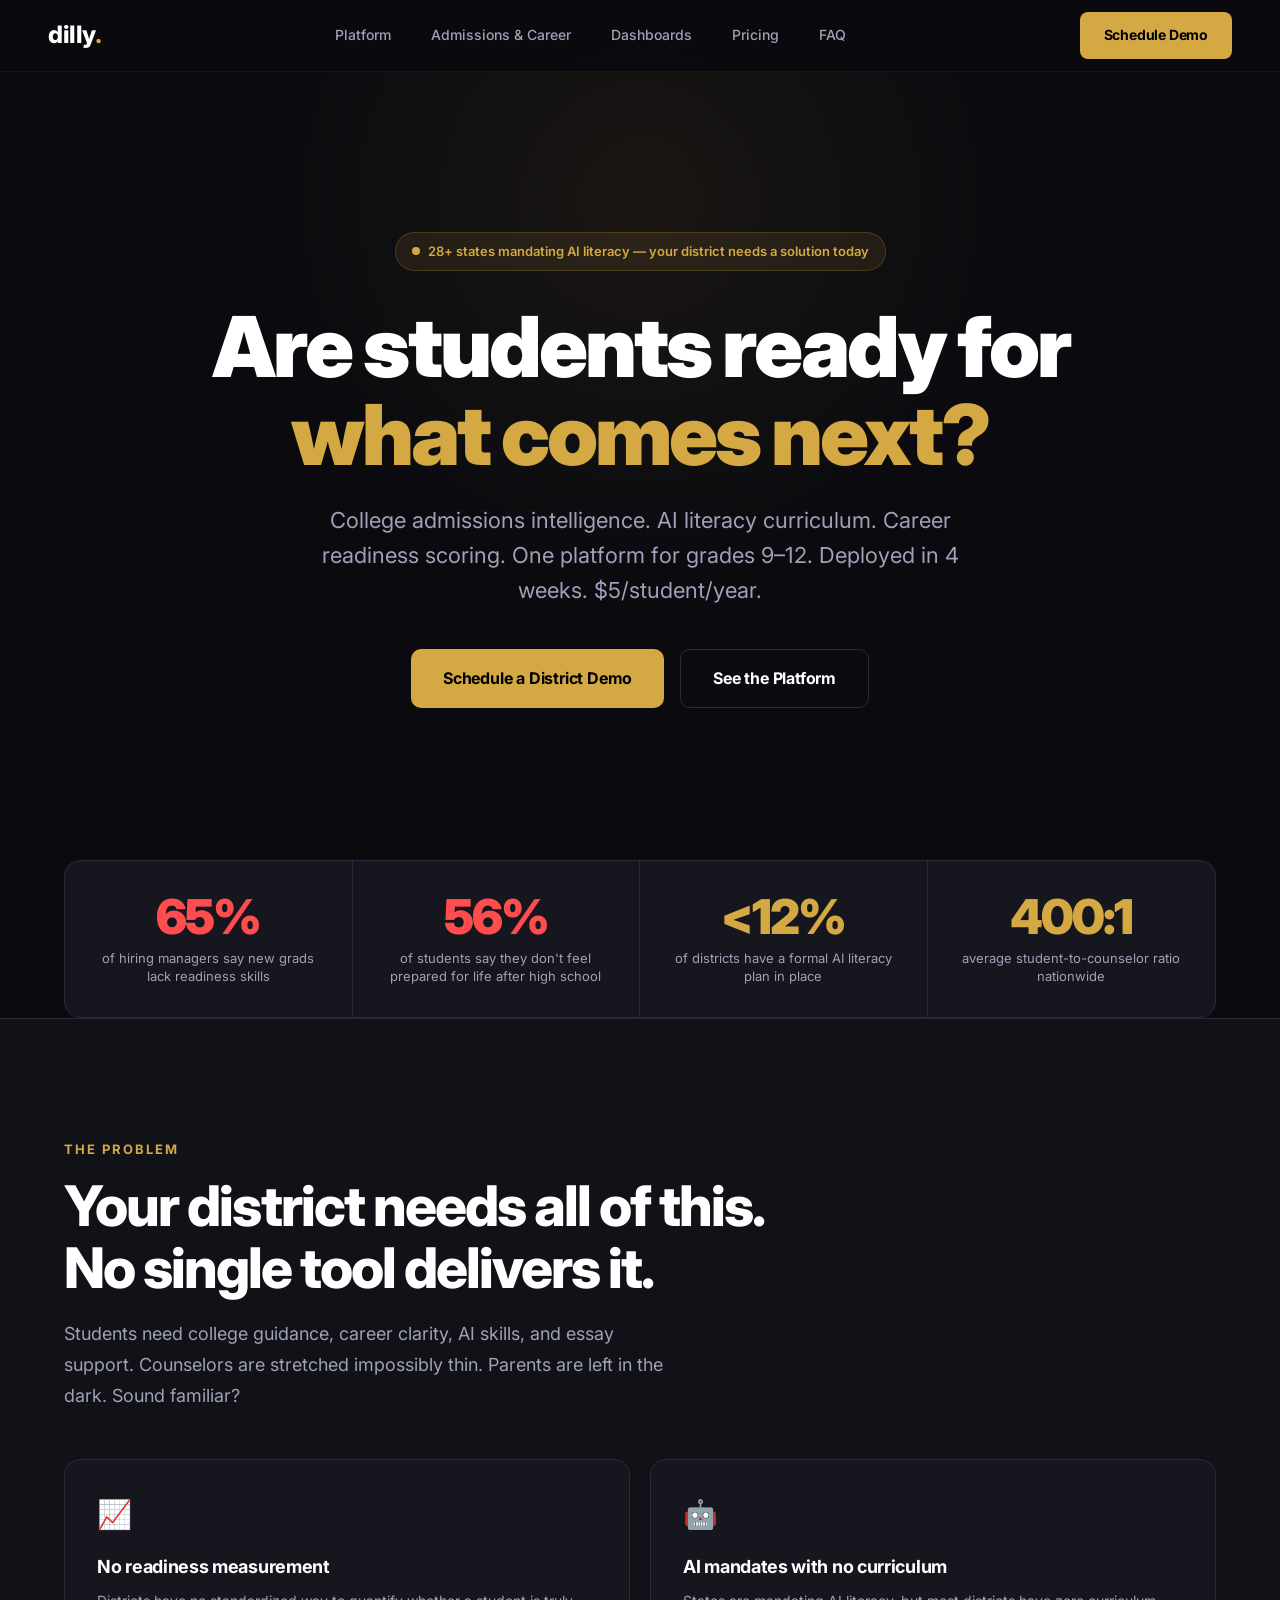
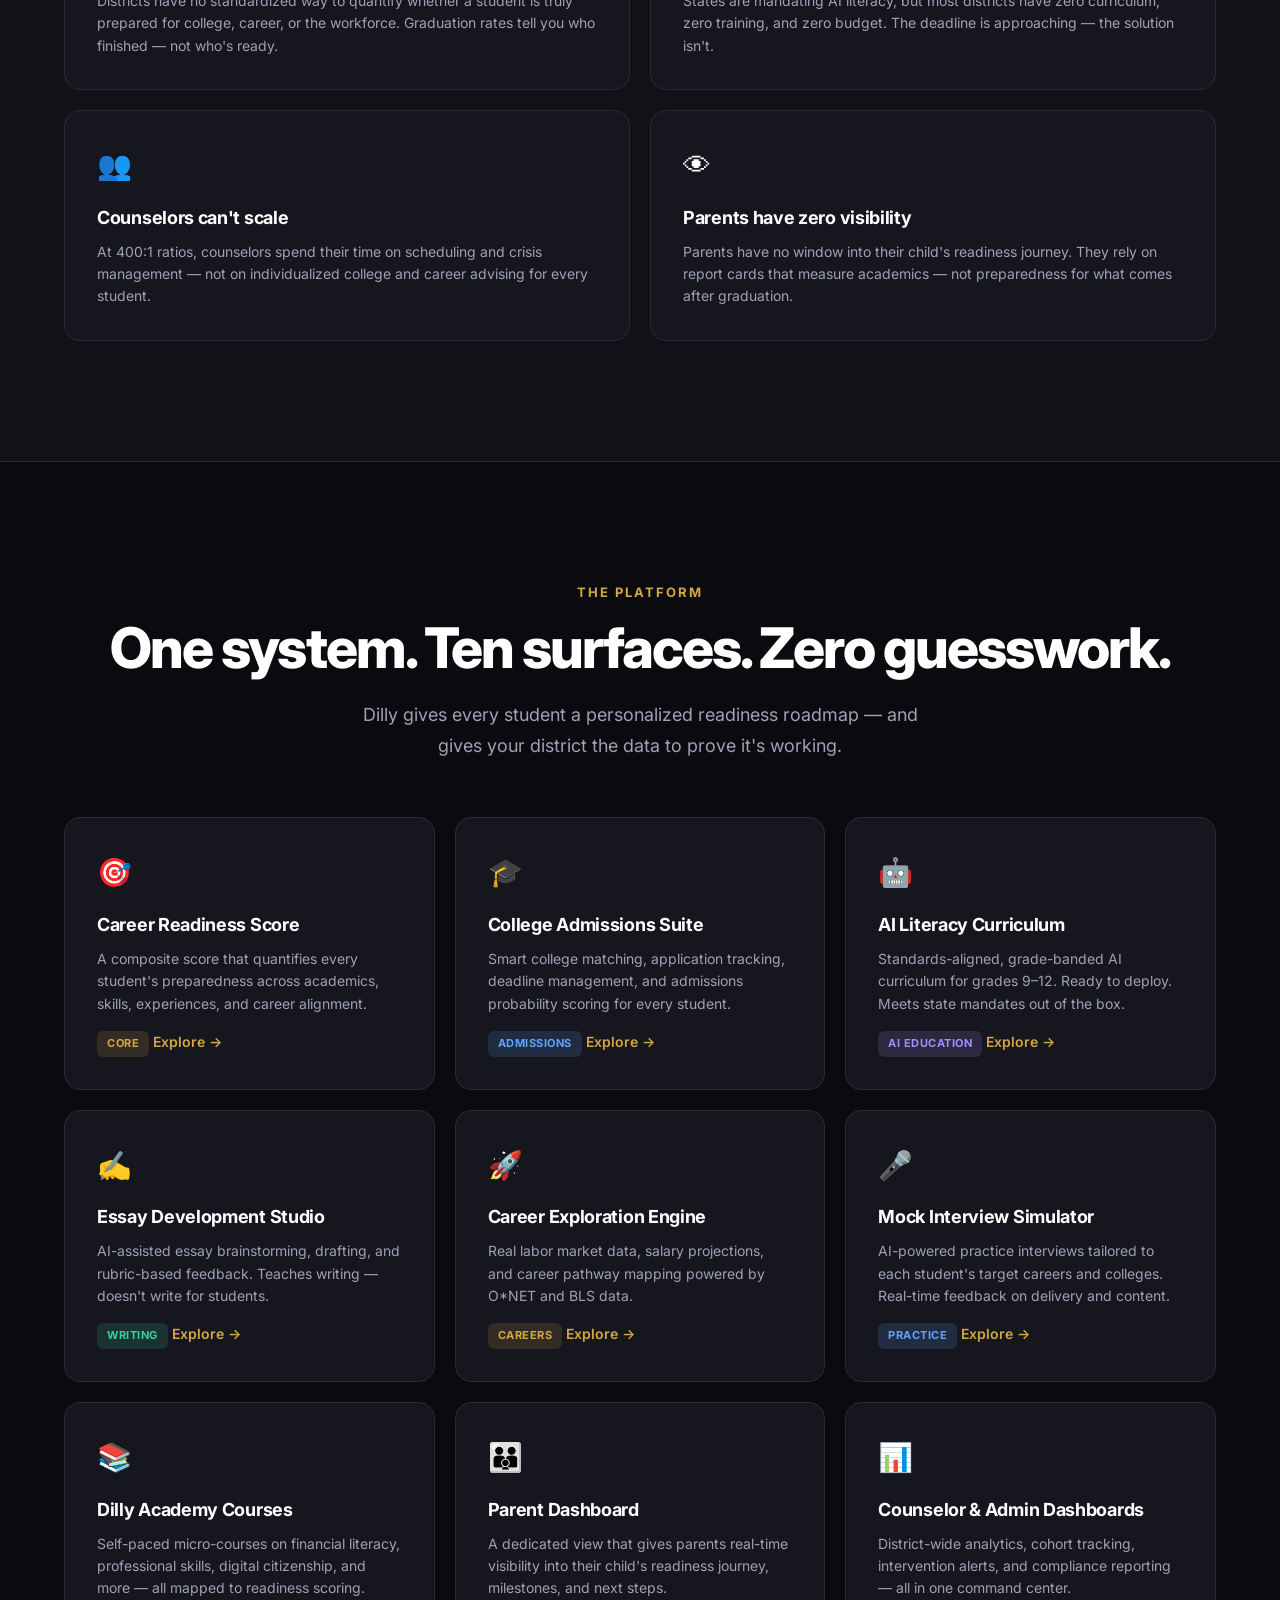
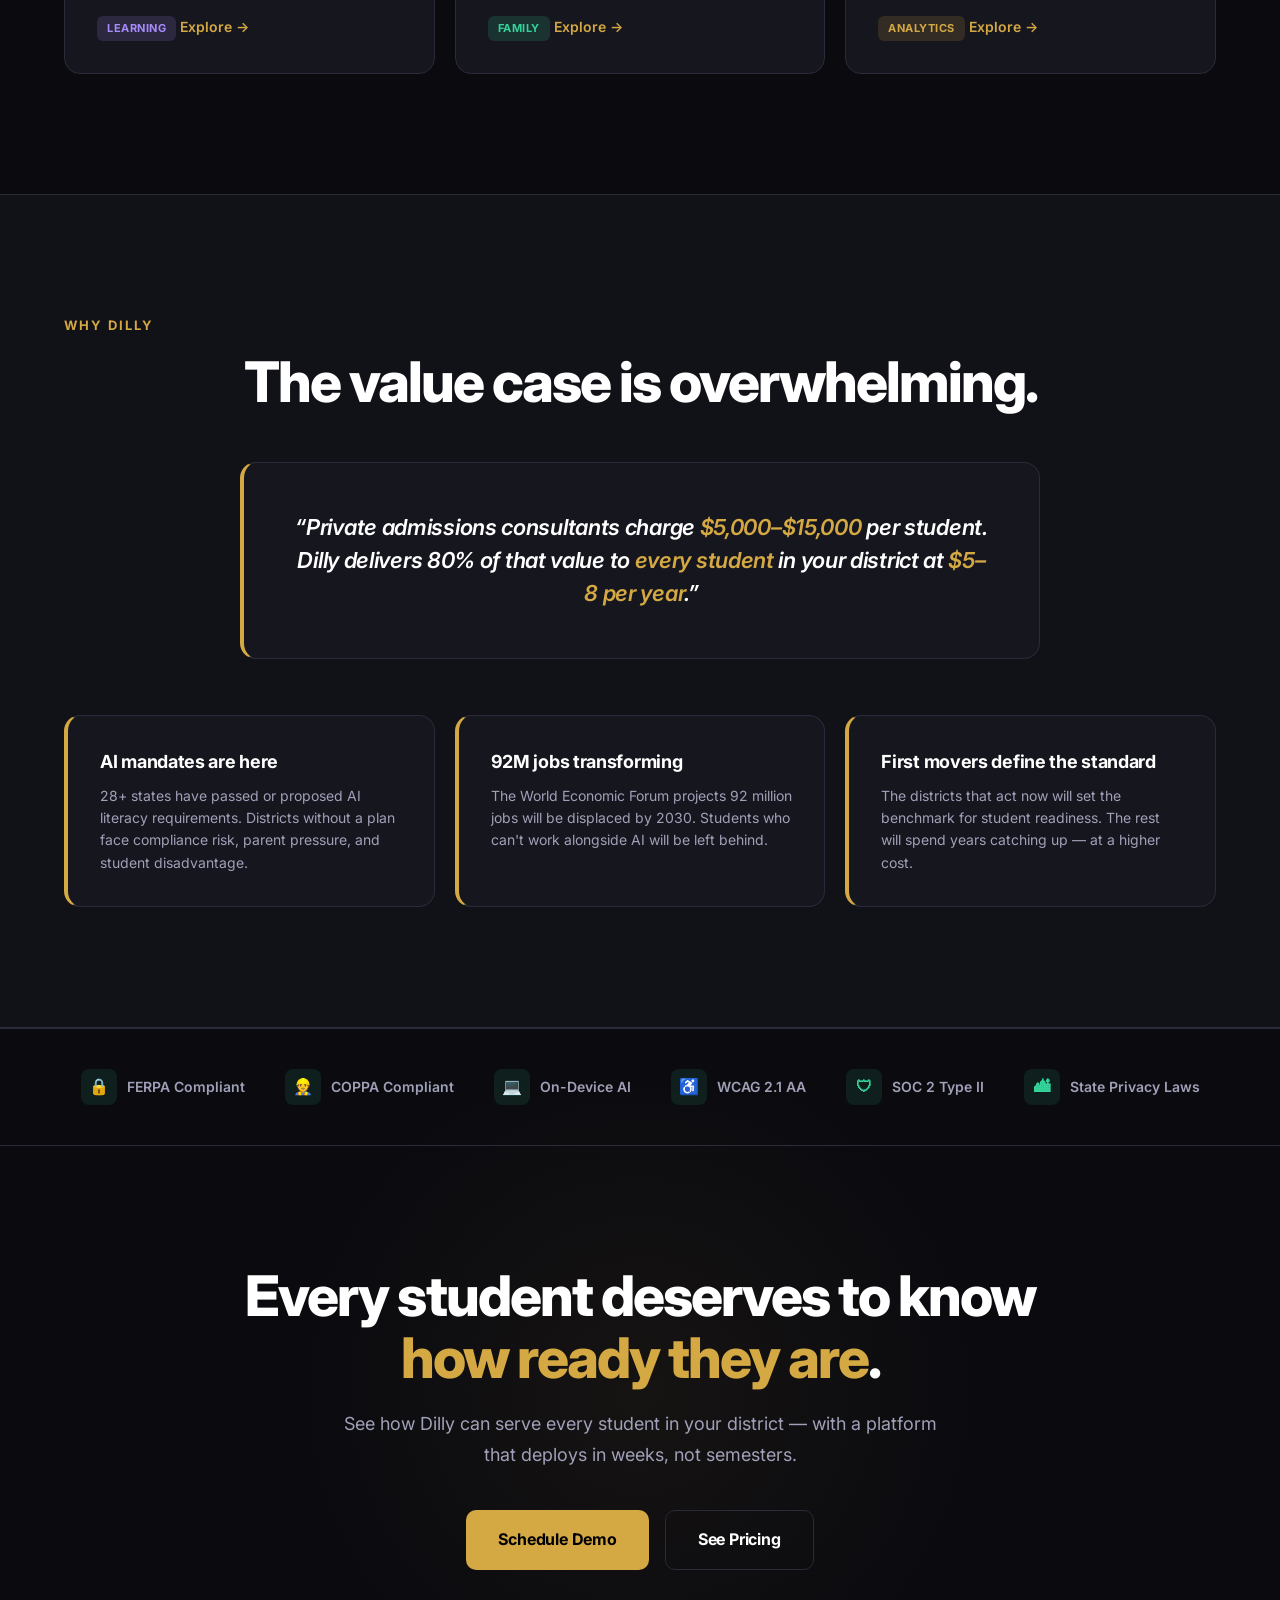
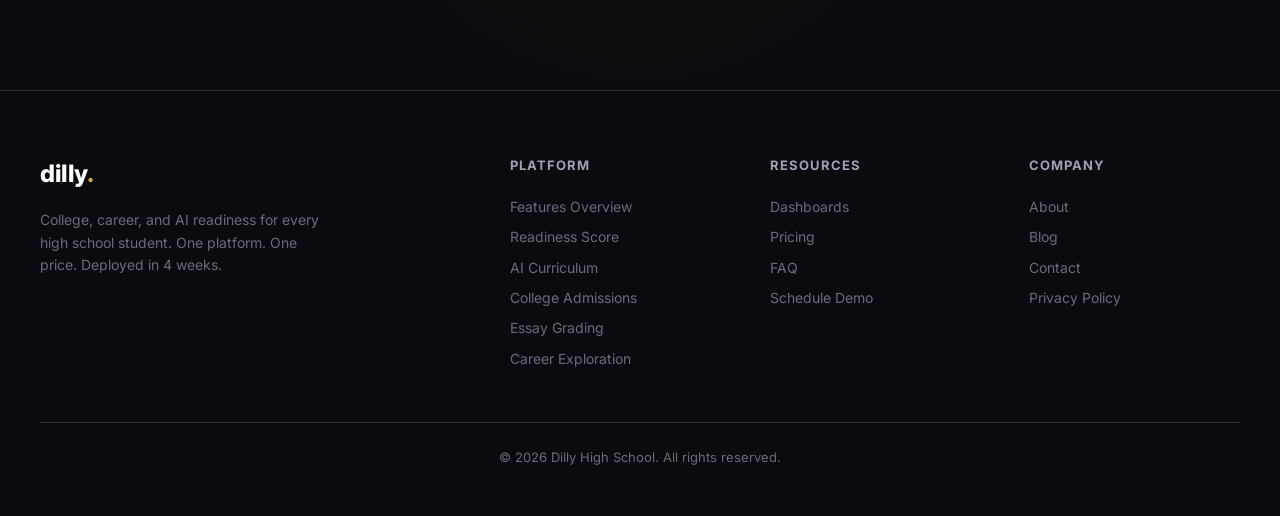
<file: index.html>
<!DOCTYPE html>
<html lang="en">
<head>
    <meta charset="UTF-8">
    <meta name="viewport" content="width=device-width, initial-scale=1.0">
    <title>Dilly High School — College, Career & AI Readiness for Every Student</title>
    <meta name="description" content="College admissions intelligence. AI literacy curriculum. Career readiness scoring. One platform for grades 9-12. Deployed in 4 weeks. $5/student/year.">
    <link rel="preconnect" href="https://fonts.googleapis.com">
    <link rel="preconnect" href="https://fonts.gstatic.com" crossorigin>
    <link href="https://fonts.googleapis.com/css2?family=Inter:wght@400;500;600;700;800;900&display=swap" rel="stylesheet">
    <link rel="stylesheet" href="styles.css">
</head>
<body>

<!-- ===== NAVBAR ===== -->
<nav class="navbar">
    <a href="index.html" class="nav-logo">dilly<span>.</span></a>
    <div class="nav-menu">
        <div class="nav-item">
            Platform
            <div class="nav-dropdown">
                <a href="features.html">
                    <span class="dd-label">Features Overview</span>
                    <span class="dd-desc">Everything Dilly does in one view</span>
                </a>
                <a href="readiness-score.html">
                    <span class="dd-label">Readiness Score</span>
                    <span class="dd-desc">Quantify every student's preparedness</span>
                </a>
                <a href="ai-curriculum.html">
                    <span class="dd-label">AI Curriculum</span>
                    <span class="dd-desc">Standards-aligned AI literacy for 9-12</span>
                </a>
            </div>
        </div>
        <div class="nav-item">
            Admissions &amp; Career
            <div class="nav-dropdown">
                <a href="college-admissions.html">
                    <span class="dd-label">College Admissions</span>
                    <span class="dd-desc">Data-driven college matching &amp; planning</span>
                </a>
                <a href="essay-grading.html">
                    <span class="dd-label">Essay Grading</span>
                    <span class="dd-desc">AI-assisted essay development &amp; feedback</span>
                </a>
                <a href="career-exploration.html">
                    <span class="dd-label">Career Exploration</span>
                    <span class="dd-desc">Labor market intelligence for students</span>
                </a>
            </div>
        </div>
        <div class="nav-item">
            Dashboards
            <div class="nav-dropdown">
                <a href="dashboards.html">
                    <span class="dd-label">All Dashboards</span>
                    <span class="dd-desc">Student, parent, counselor &amp; admin views</span>
                </a>
            </div>
        </div>
        <a href="pricing.html" class="nav-item">Pricing</a>
        <a href="faq.html" class="nav-item">FAQ</a>
    </div>
    <div class="nav-right">
        <a href="demo.html" class="btn btn-primary">Schedule Demo</a>
    </div>
    <button class="mobile-toggle" aria-label="Toggle menu">&#9776;</button>
</nav>

<!-- ===== HERO ===== -->
<section class="hero">
    <div class="hero-badge">
        <span class="pulse"></span>
        28+ states mandating AI literacy &mdash; your district needs a solution today
    </div>
    <h1>Are students ready for<span class="gold"> what comes next?</span></h1>
    <p class="hero-sub">
        College admissions intelligence. AI literacy curriculum. Career readiness scoring. One platform for grades 9&ndash;12. Deployed in 4 weeks. $5/student/year.
    </p>
    <div class="hero-ctas">
        <a href="demo.html" class="btn btn-primary btn-lg">Schedule a District Demo</a>
        <a href="features.html" class="btn btn-secondary btn-lg">See the Platform</a>
    </div>
</section>

<!-- ===== STAT BAR ===== -->
<div class="container reveal" style="margin-top: -40px; position: relative; z-index: 2;">
    <div class="stat-bar">
        <div class="stat-item">
            <div class="stat-number red" data-count="84" data-suffix="%">0%</div>
            <div class="stat-label">of hiring managers say new grads lack readiness skills</div>
        </div>
        <div class="stat-item">
            <div class="stat-number red" data-count="72" data-suffix="%">0%</div>
            <div class="stat-label">of students say they don't feel prepared for life after high school</div>
        </div>
        <div class="stat-item">
            <div class="stat-number" data-count="15" data-prefix="<" data-suffix="%">0%</div>
            <div class="stat-label">of districts have a formal AI literacy plan in place</div>
        </div>
        <div class="stat-item">
            <div class="stat-number">400:1</div>
            <div class="stat-label">average student-to-counselor ratio nationwide</div>
        </div>
    </div>
</div>

<!-- ===== THE PROBLEM ===== -->
<section class="section section-alt">
    <div class="container">
        <div class="reveal">
            <div class="section-label">The Problem</div>
            <h2 class="section-title">Your district needs all of this.<br>No single tool delivers it.</h2>
            <p class="section-desc">
                Students need college guidance, career clarity, AI skills, and essay support. Counselors are stretched impossibly thin. Parents are left in the dark. Sound familiar?
            </p>
        </div>
        <div class="grid-2 reveal-stagger" style="margin-top: 48px;">
            <div class="card">
                <span class="card-icon">&#128200;</span>
                <h3>No readiness measurement</h3>
                <p>Districts have no standardized way to quantify whether a student is truly prepared for college, career, or the workforce. Graduation rates tell you who finished &mdash; not who's ready.</p>
            </div>
            <div class="card">
                <span class="card-icon">&#129302;</span>
                <h3>AI mandates with no curriculum</h3>
                <p>States are mandating AI literacy, but most districts have zero curriculum, zero training, and zero budget. The deadline is approaching &mdash; the solution isn't.</p>
            </div>
            <div class="card">
                <span class="card-icon">&#128101;</span>
                <h3>Counselors can't scale</h3>
                <p>At 400:1 ratios, counselors spend their time on scheduling and crisis management &mdash; not on individualized college and career advising for every student.</p>
            </div>
            <div class="card">
                <span class="card-icon">&#128065;</span>
                <h3>Parents have zero visibility</h3>
                <p>Parents have no window into their child's readiness journey. They rely on report cards that measure academics &mdash; not preparedness for what comes after graduation.</p>
            </div>
        </div>
    </div>
</section>

<!-- ===== THE PLATFORM ===== -->
<section class="section">
    <div class="container">
        <div class="reveal" style="text-align: center;">
            <div class="section-label">The Platform</div>
            <h2 class="section-title">One system. Ten surfaces. Zero guesswork.</h2>
            <p class="section-desc" style="margin: 0 auto;">
                Dilly gives every student a personalized readiness roadmap &mdash; and gives your district the data to prove it's working.
            </p>
        </div>
        <div class="grid-3 reveal-stagger" style="margin-top: 56px;">

            <!-- Card 1: Career Readiness Score -->
            <div class="card card-topline">
                <span class="card-icon">&#127919;</span>
                <h3>Career Readiness Score</h3>
                <p>A composite score that quantifies every student's preparedness across academics, skills, experiences, and career alignment.</p>
                <span class="badge badge-gold">Core</span>
                <a href="readiness-score.html" class="explore-link">Explore &rarr;</a>
            </div>

            <!-- Card 2: College Admissions Suite -->
            <div class="card card-topline">
                <span class="card-icon">&#127891;</span>
                <h3>College Admissions Suite</h3>
                <p>Smart college matching, application tracking, deadline management, and admissions probability scoring for every student.</p>
                <span class="badge badge-blue">Admissions</span>
                <a href="college-admissions.html" class="explore-link">Explore &rarr;</a>
            </div>

            <!-- Card 3: AI Literacy Curriculum -->
            <div class="card card-topline">
                <span class="card-icon">&#129302;</span>
                <h3>AI Literacy Curriculum</h3>
                <p>Standards-aligned, grade-banded AI curriculum for grades 9&ndash;12. Ready to deploy. Meets state mandates out of the box.</p>
                <span class="badge badge-purple">AI Education</span>
                <a href="ai-curriculum.html" class="explore-link">Explore &rarr;</a>
            </div>

            <!-- Card 4: Essay Development Studio -->
            <div class="card card-topline">
                <span class="card-icon">&#9997;&#65039;</span>
                <h3>Essay Development Studio</h3>
                <p>AI-assisted essay brainstorming, drafting, and rubric-based feedback. Teaches writing &mdash; doesn't write for students.</p>
                <span class="badge badge-green">Writing</span>
                <a href="essay-grading.html" class="explore-link">Explore &rarr;</a>
            </div>

            <!-- Card 5: Career Exploration Engine -->
            <div class="card card-topline">
                <span class="card-icon">&#128640;</span>
                <h3>Career Exploration Engine</h3>
                <p>Real labor market data, salary projections, and career pathway mapping powered by O*NET and BLS data.</p>
                <span class="badge badge-gold">Careers</span>
                <a href="career-exploration.html" class="explore-link">Explore &rarr;</a>
            </div>

            <!-- Card 6: Mock Interview Simulator -->
            <div class="card card-topline">
                <span class="card-icon">&#127908;</span>
                <h3>Mock Interview Simulator</h3>
                <p>AI-powered practice interviews tailored to each student's target careers and colleges. Real-time feedback on delivery and content.</p>
                <span class="badge badge-blue">Practice</span>
                <a href="features.html" class="explore-link">Explore &rarr;</a>
            </div>

            <!-- Card 7: Dilly Academy Courses -->
            <div class="card card-topline">
                <span class="card-icon">&#128218;</span>
                <h3>Dilly Academy Courses</h3>
                <p>Self-paced micro-courses on financial literacy, professional skills, digital citizenship, and more &mdash; all mapped to readiness scoring.</p>
                <span class="badge badge-purple">Learning</span>
                <a href="features.html" class="explore-link">Explore &rarr;</a>
            </div>

            <!-- Card 8: Parent Dashboard -->
            <div class="card card-topline">
                <span class="card-icon">&#128106;</span>
                <h3>Parent Dashboard</h3>
                <p>A dedicated view that gives parents real-time visibility into their child's readiness journey, milestones, and next steps.</p>
                <span class="badge badge-green">Family</span>
                <a href="dashboards.html" class="explore-link">Explore &rarr;</a>
            </div>

            <!-- Card 9: Counselor & Admin Dashboards -->
            <div class="card card-topline">
                <span class="card-icon">&#128202;</span>
                <h3>Counselor &amp; Admin Dashboards</h3>
                <p>District-wide analytics, cohort tracking, intervention alerts, and compliance reporting &mdash; all in one command center.</p>
                <span class="badge badge-gold">Analytics</span>
                <a href="dashboards.html" class="explore-link">Explore &rarr;</a>
            </div>

        </div>
    </div>
</section>

<!-- ===== WHY DILLY ===== -->
<section class="section section-alt">
    <div class="container">
        <div class="reveal">
            <div class="section-label">Why Dilly</div>
            <h2 class="section-title" style="text-align: center;">The value case is overwhelming.</h2>
        </div>
        <div class="quote-block reveal" style="margin-top: 48px;">
            <p>&ldquo;Private admissions consultants charge <span class="quote-gold">$5,000&ndash;$15,000</span> per student. Dilly delivers 80% of that value to <span class="quote-gold">every student</span> in your district at <span class="quote-gold">$5&ndash;8 per year</span>.&rdquo;</p>
        </div>
        <div class="grid-3 reveal-stagger" style="margin-top: 56px;">
            <div class="card" style="border-left: 4px solid var(--gold);">
                <h3>AI mandates are here</h3>
                <p>28+ states have passed or proposed AI literacy requirements. Districts without a plan face compliance risk, parent pressure, and student disadvantage.</p>
            </div>
            <div class="card" style="border-left: 4px solid var(--gold);">
                <h3>92M jobs transforming</h3>
                <p>The World Economic Forum projects 92 million jobs will be displaced by 2030. Students who can't work alongside AI will be left behind.</p>
            </div>
            <div class="card" style="border-left: 4px solid var(--gold);">
                <h3>First movers define the standard</h3>
                <p>The districts that act now will set the benchmark for student readiness. The rest will spend years catching up &mdash; at a higher cost.</p>
            </div>
        </div>
    </div>
</section>

<!-- ===== COMPLIANCE STRIP ===== -->
<div class="compliance-strip reveal">
    <div class="compliance-item">
        <div class="compliance-icon">&#128274;</div>
        FERPA Compliant
    </div>
    <div class="compliance-item">
        <div class="compliance-icon">&#128119;</div>
        COPPA Compliant
    </div>
    <div class="compliance-item">
        <div class="compliance-icon">&#128187;</div>
        On-Device AI
    </div>
    <div class="compliance-item">
        <div class="compliance-icon">&#9855;</div>
        WCAG 2.1 AA
    </div>
    <div class="compliance-item">
        <div class="compliance-icon">&#128737;</div>
        SOC 2 Type II
    </div>
    <div class="compliance-item">
        <div class="compliance-icon">&#127961;</div>
        State Privacy Laws
    </div>
</div>

<!-- ===== CTA SECTION ===== -->
<section class="cta-section">
    <div class="container reveal">
        <h2 class="section-title">Every student deserves to know <span class="gold">how ready they are</span>.</h2>
        <p class="section-desc">See how Dilly can serve every student in your district &mdash; with a platform that deploys in weeks, not semesters.</p>
        <div class="hero-ctas" style="justify-content: center;">
            <a href="demo.html" class="btn btn-primary btn-lg">Schedule Demo</a>
            <a href="pricing.html" class="btn btn-secondary btn-lg">See Pricing</a>
        </div>
    </div>
</section>

<!-- ===== FOOTER ===== -->
<footer class="footer">
    <div class="footer-inner">
        <div class="footer-brand">
            <a href="index.html" class="nav-logo">dilly<span>.</span></a>
            <p>College, career, and AI readiness for every high school student. One platform. One price. Deployed in 4 weeks.</p>
        </div>
        <div class="footer-col">
            <h4>Platform</h4>
            <a href="features.html">Features Overview</a>
            <a href="readiness-score.html">Readiness Score</a>
            <a href="ai-curriculum.html">AI Curriculum</a>
            <a href="college-admissions.html">College Admissions</a>
            <a href="essay-grading.html">Essay Grading</a>
            <a href="career-exploration.html">Career Exploration</a>
        </div>
        <div class="footer-col">
            <h4>Resources</h4>
            <a href="dashboards.html">Dashboards</a>
            <a href="pricing.html">Pricing</a>
            <a href="faq.html">FAQ</a>
            <a href="demo.html">Schedule Demo</a>
        </div>
        <div class="footer-col">
            <h4>Company</h4>
            <a href="#">About</a>
            <a href="#">Blog</a>
            <a href="#">Contact</a>
            <a href="#">Privacy Policy</a>
        </div>
    </div>
    <div class="footer-bottom">
        &copy; 2026 Dilly High School. All rights reserved.
    </div>
</footer>

<script src="main.js"></script>
</body>
</html>
</file>
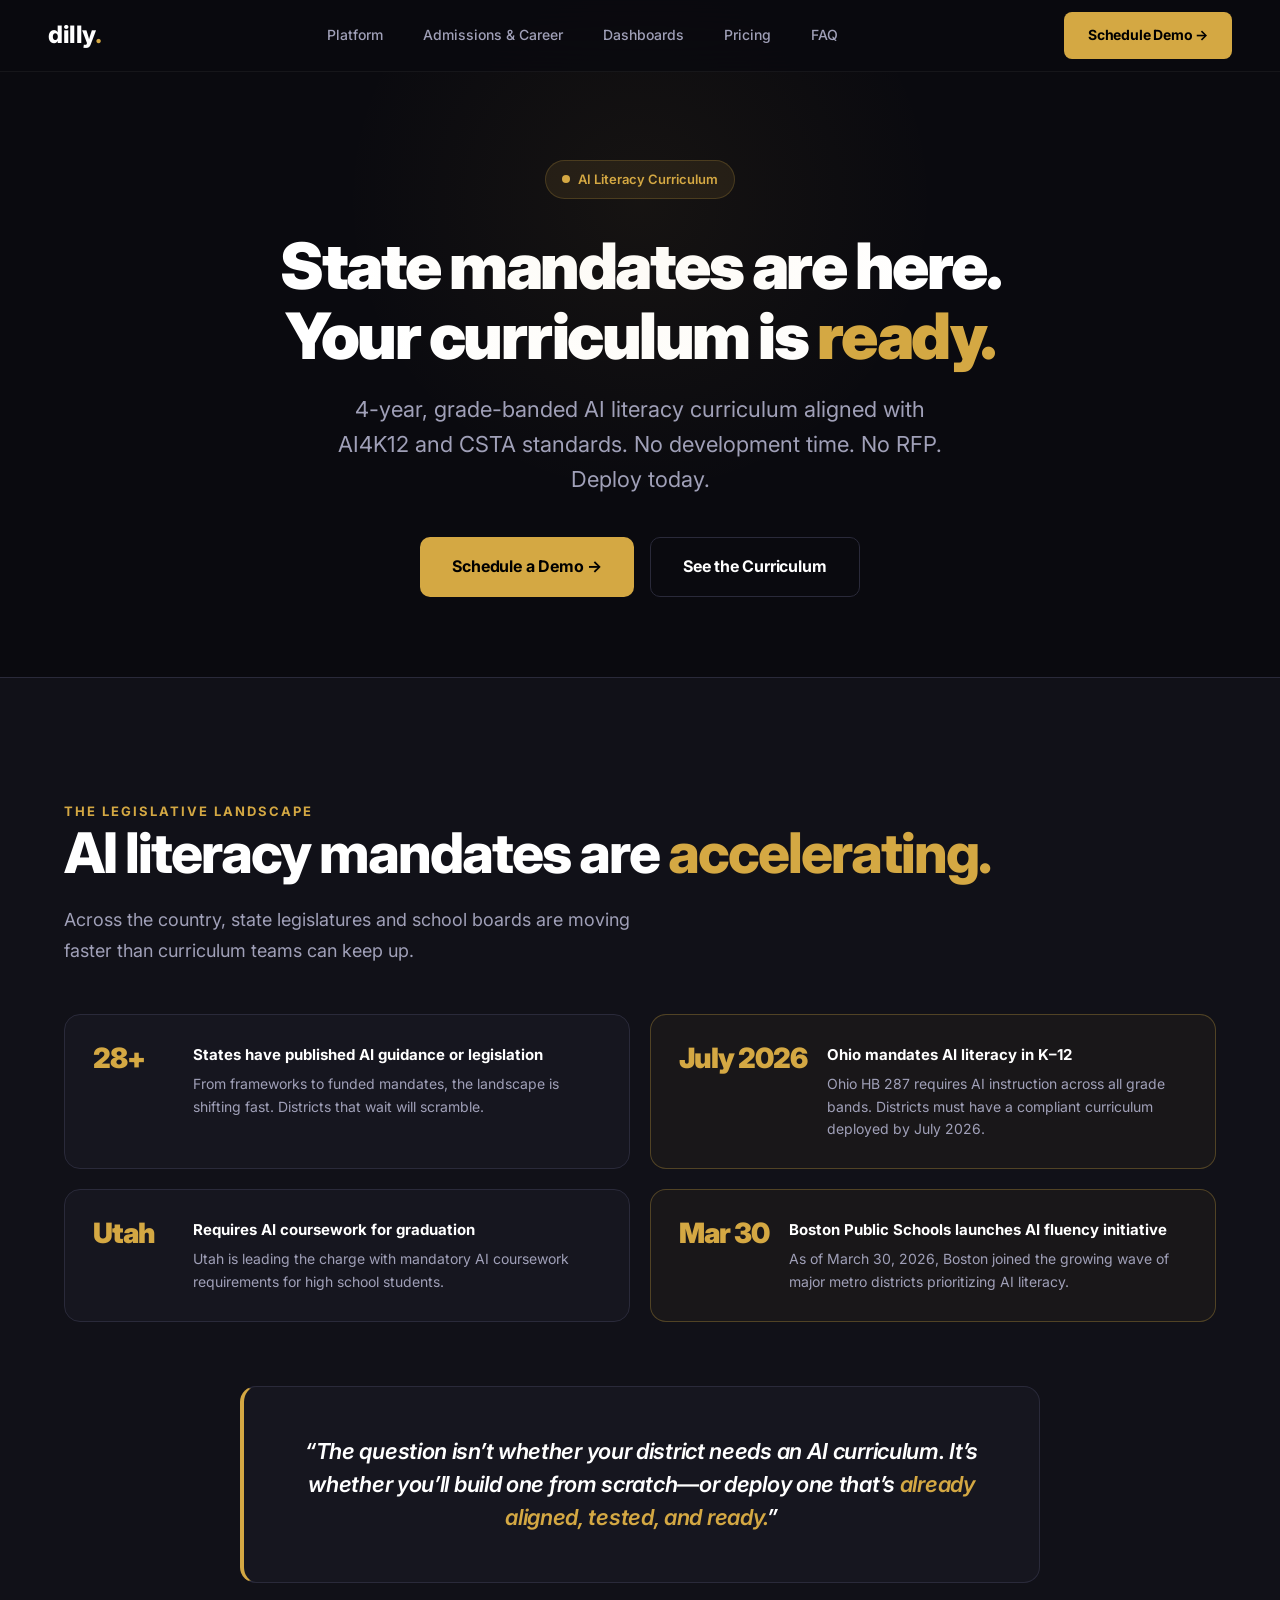
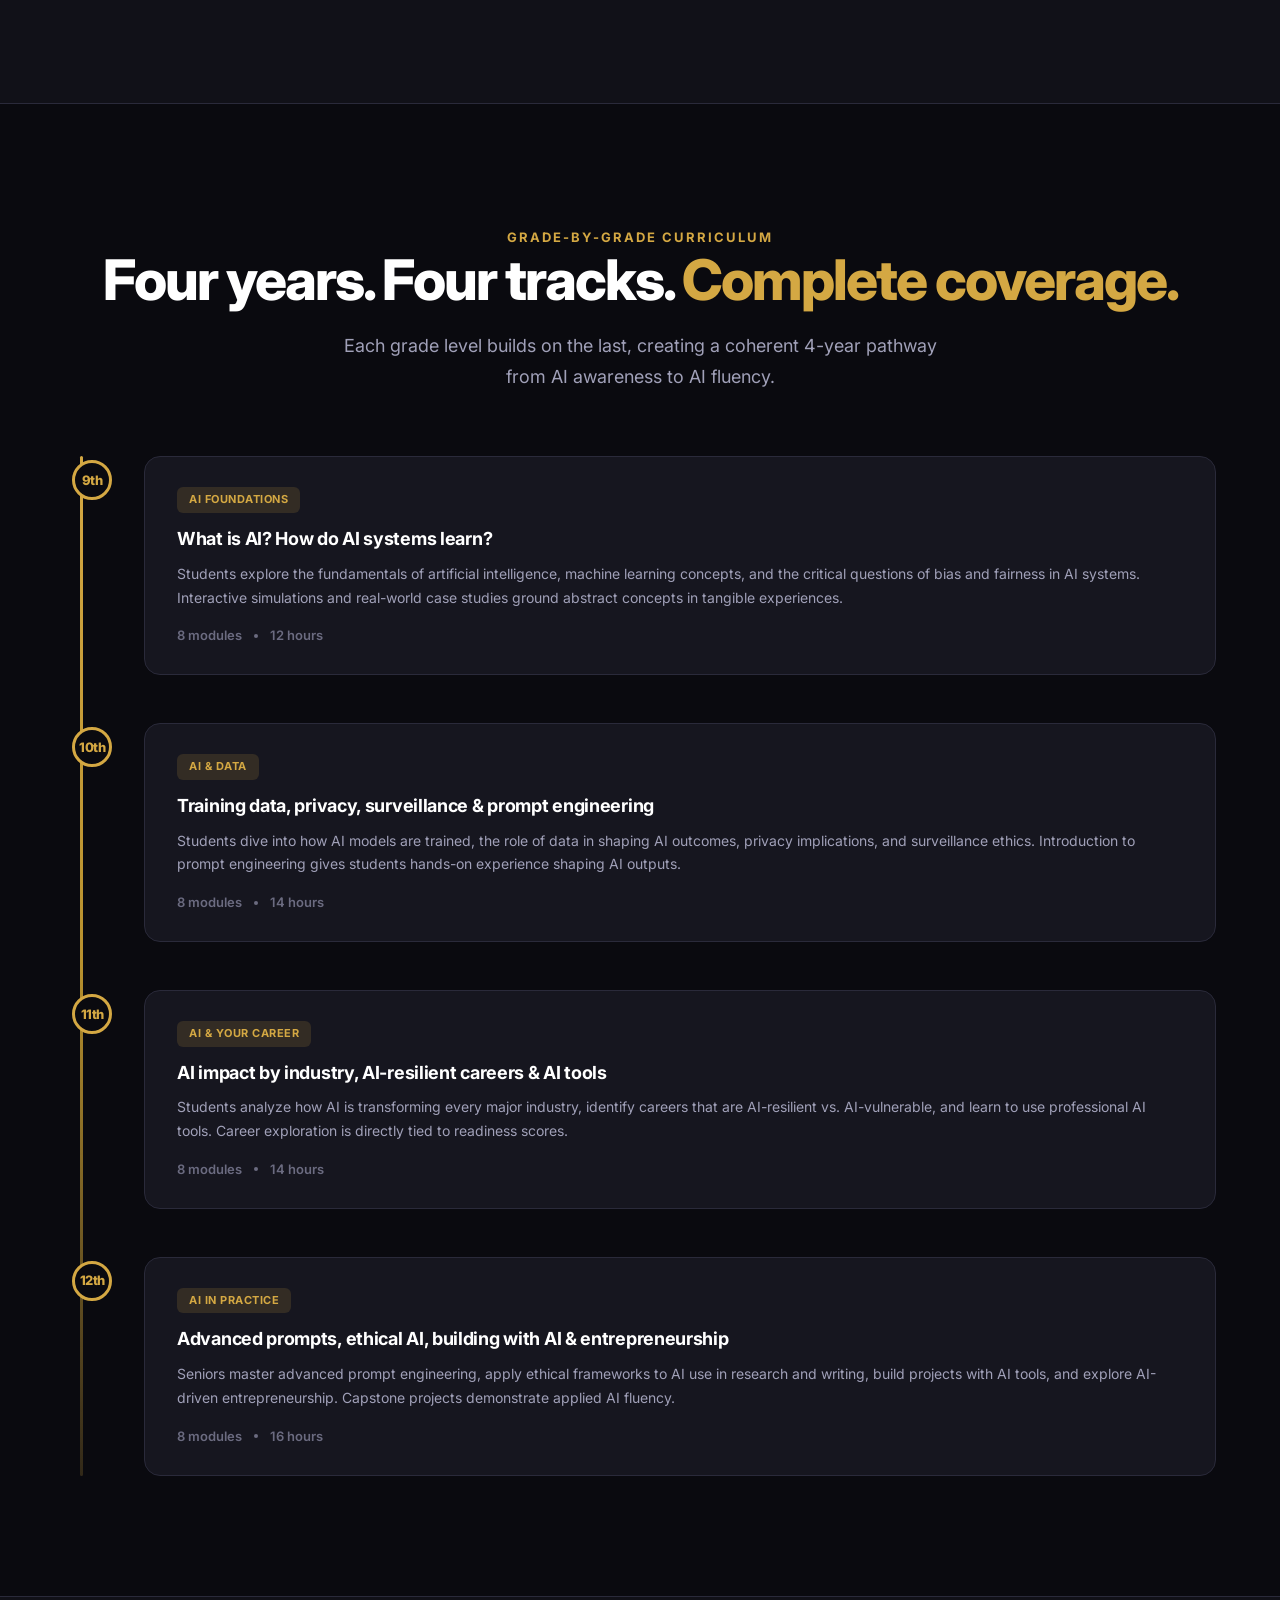
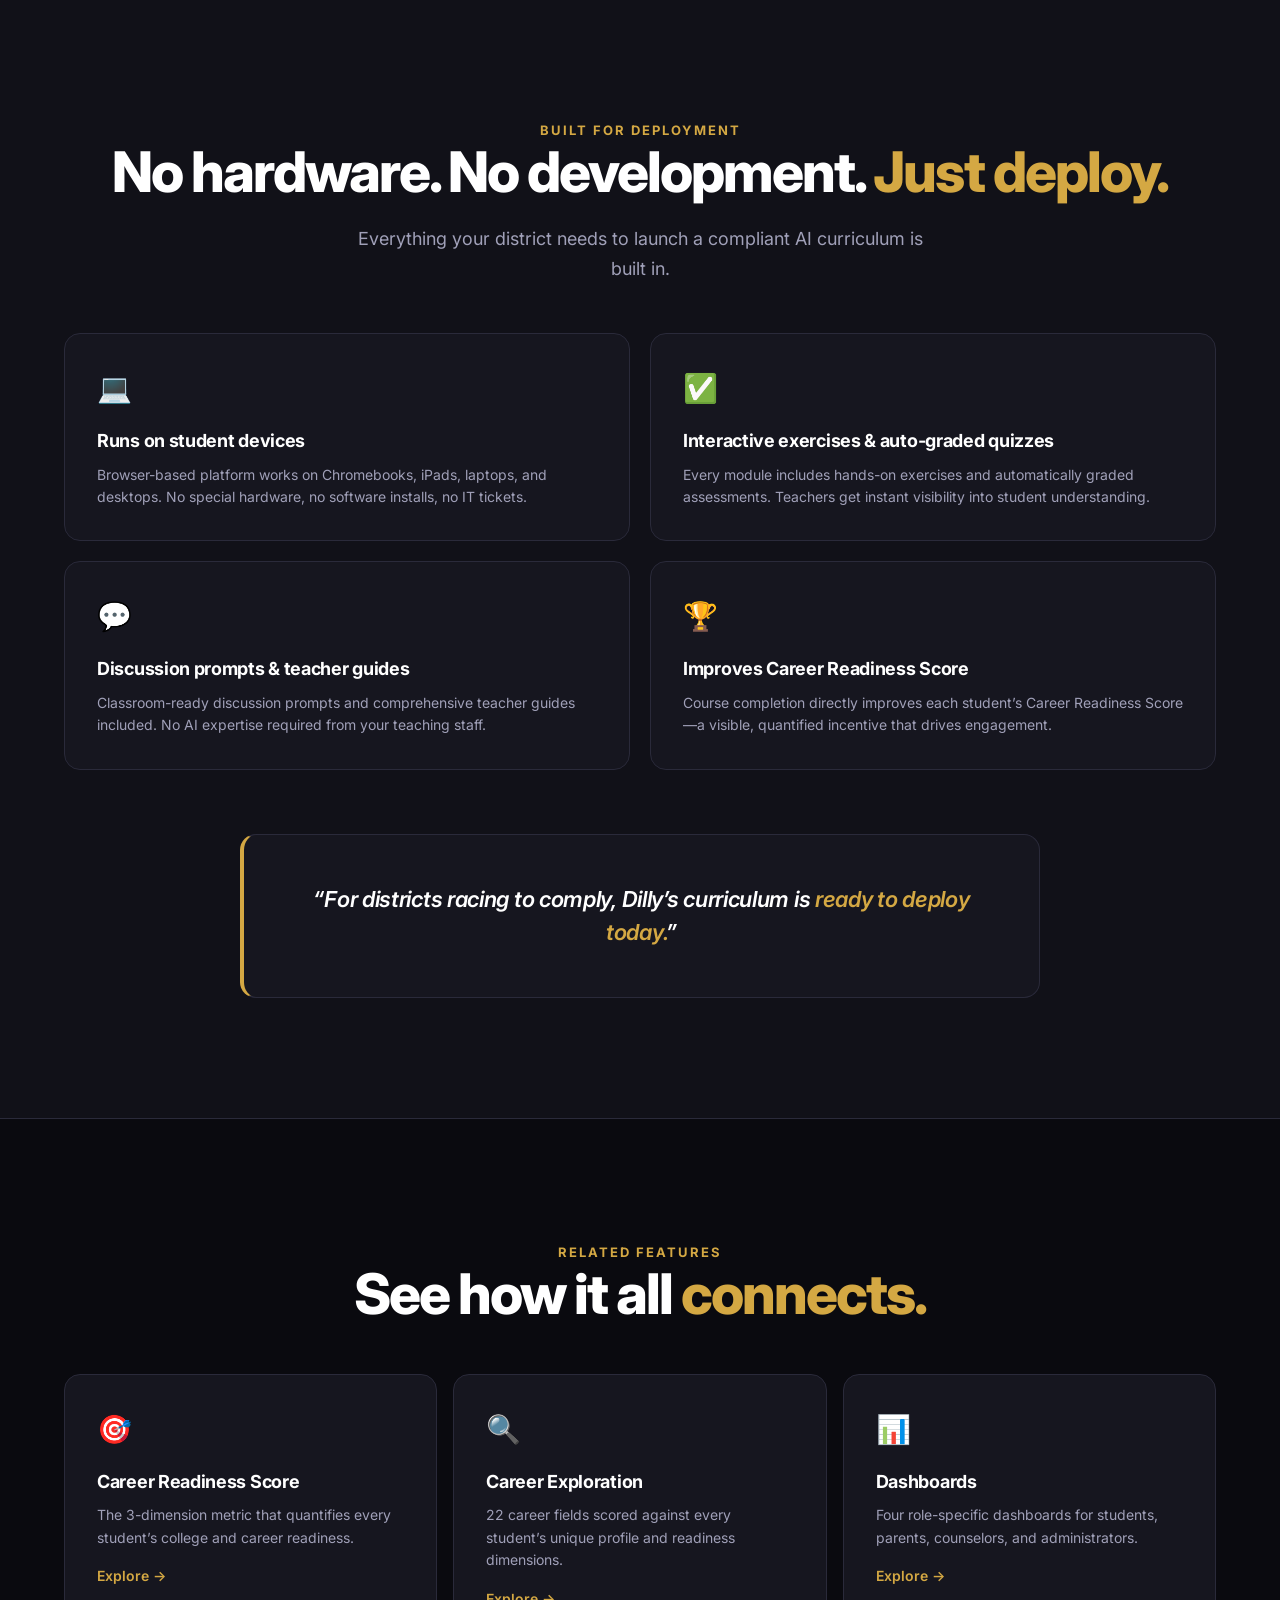
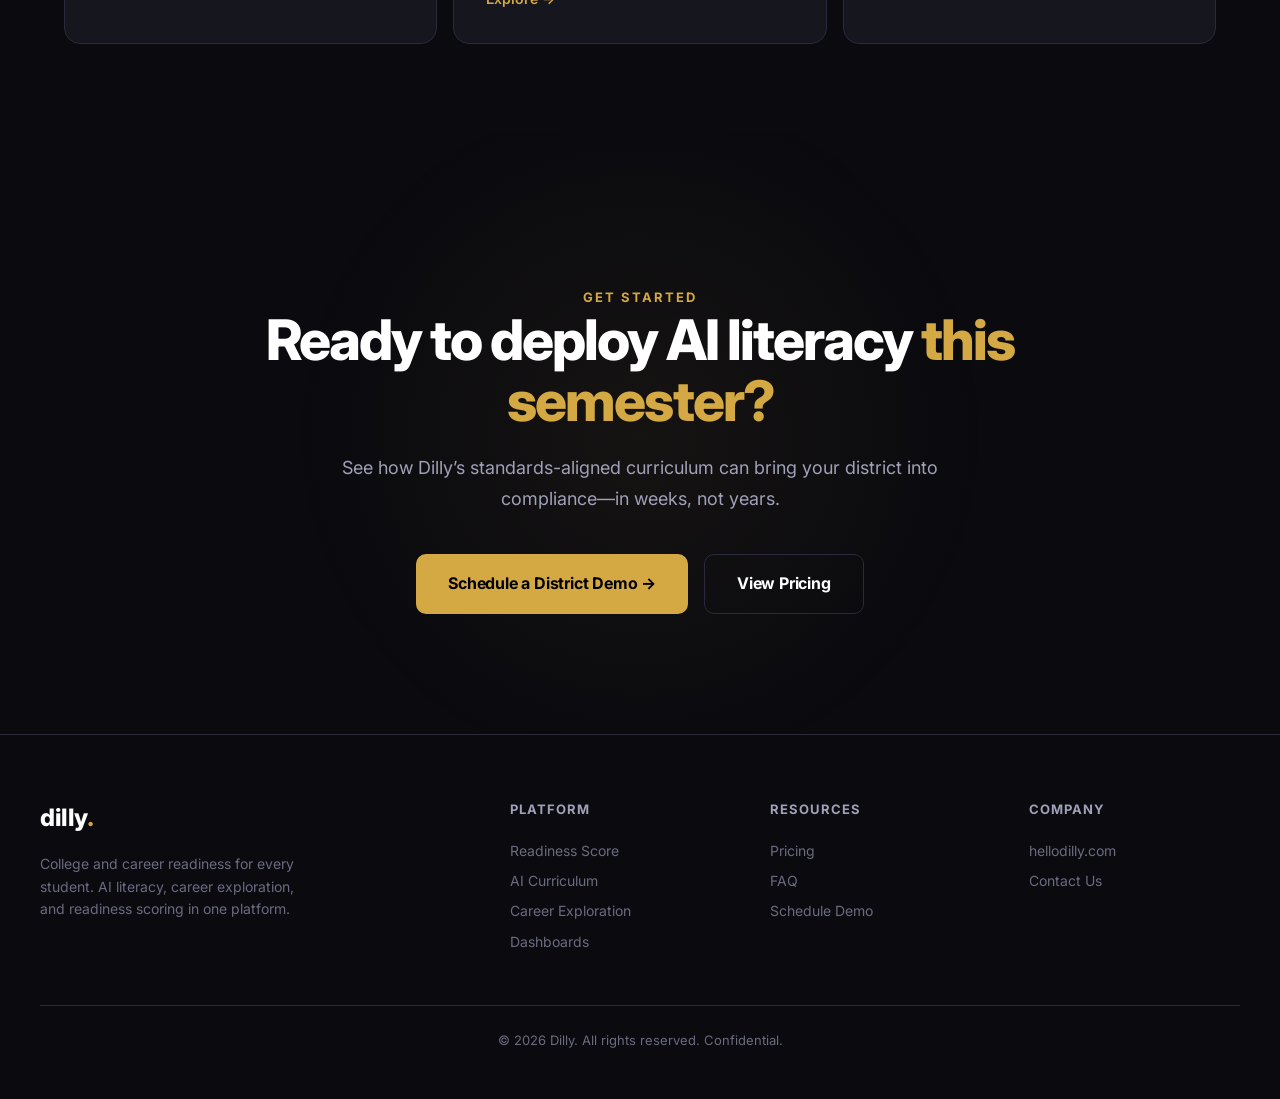
<file: ai-curriculum.html>
<!DOCTYPE html>
<html lang="en">
<head>
    <meta charset="UTF-8">
    <meta name="viewport" content="width=device-width, initial-scale=1.0">
    <title>AI Curriculum | Dilly High School</title>
    <link rel="preconnect" href="https://fonts.googleapis.com">
    <link rel="preconnect" href="https://fonts.gstatic.com" crossorigin>
    <link href="https://fonts.googleapis.com/css2?family=Inter:wght@300;400;500;600;700;800;900&display=swap" rel="stylesheet">
    <link rel="stylesheet" href="styles.css">
</head>
<body>

<!-- ===== NAVBAR ===== -->
<nav class="navbar">
    <a href="index.html" class="nav-logo">dilly<span>.</span></a>
    <div class="nav-menu">
        <div class="nav-item">
            Platform
            <div class="nav-dropdown">
                <a href="readiness-score.html">
                    <span class="dd-label">Readiness Score</span>
                    <span class="dd-desc">3-dimension career readiness metric</span>
                </a>
                <a href="ai-curriculum.html">
                    <span class="dd-label">AI Curriculum</span>
                    <span class="dd-desc">4-year AI literacy course pathway</span>
                </a>
                <a href="career-exploration.html">
                    <span class="dd-label">Career Exploration</span>
                    <span class="dd-desc">22-field career matching engine</span>
                </a>
            </div>
        </div>
        <div class="nav-item">
            Admissions &amp; Career
            <div class="nav-dropdown">
                <a href="readiness-score.html">
                    <span class="dd-label">Career Readiness Score</span>
                    <span class="dd-desc">Smart, Grit &amp; Build dimensions</span>
                </a>
                <a href="career-exploration.html">
                    <span class="dd-label">Career Exploration</span>
                    <span class="dd-desc">Data-driven career matching</span>
                </a>
            </div>
        </div>
        <div class="nav-item">
            Dashboards
            <div class="nav-dropdown">
                <a href="dashboards.html">
                    <span class="dd-label">Student Dashboard</span>
                    <span class="dd-desc">Readiness scores, courses &amp; careers</span>
                </a>
                <a href="dashboards.html#parent">
                    <span class="dd-label">Parent Dashboard</span>
                    <span class="dd-desc">Progress tracking &amp; next steps</span>
                </a>
                <a href="dashboards.html#counselor">
                    <span class="dd-label">Counselor Dashboard</span>
                    <span class="dd-desc">Caseload management &amp; alerts</span>
                </a>
                <a href="dashboards.html#admin">
                    <span class="dd-label">Administrator Dashboard</span>
                    <span class="dd-desc">District-wide analytics &amp; compliance</span>
                </a>
            </div>
        </div>
        <a href="pricing.html" class="nav-item">Pricing</a>
        <a href="faq.html" class="nav-item">FAQ</a>
    </div>
    <div class="nav-right">
        <a href="demo.html" class="btn btn-primary">Schedule Demo &rarr;</a>
    </div>
    <button class="mobile-toggle">&#9776;</button>
</nav>

<!-- ===== PAGE HERO ===== -->
<section class="page-hero">
    <div class="hero-badge">
        <span class="pulse"></span>
        AI Literacy Curriculum
    </div>
    <h1>State mandates are here. Your curriculum is <span class="gold">ready.</span></h1>
    <p class="hero-sub">4-year, grade-banded AI literacy curriculum aligned with AI4K12 and CSTA standards. No development time. No RFP. Deploy today.</p>
    <div class="hero-ctas">
        <a href="demo.html" class="btn btn-primary btn-lg">Schedule a Demo &rarr;</a>
        <a href="#curriculum" class="btn btn-secondary btn-lg">See the Curriculum</a>
    </div>
</section>

<!-- ===== SECTION 1: Legislative Landscape ===== -->
<section class="section section-alt" id="landscape">
    <div class="container">
        <div class="reveal">
            <span class="section-label">The Legislative Landscape</span>
            <h2 class="section-title">AI literacy mandates are <span class="gold">accelerating.</span></h2>
            <p class="section-desc">Across the country, state legislatures and school boards are moving faster than curriculum teams can keep up.</p>
        </div>

        <div class="legislative-callouts reveal-stagger" style="margin-top: 48px;">
            <div class="callout-card">
                <div class="callout-number">28+</div>
                <div class="callout-text">
                    <strong>States have published AI guidance or legislation</strong>
                    <p>From frameworks to funded mandates, the landscape is shifting fast. Districts that wait will scramble.</p>
                </div>
            </div>
            <div class="callout-card callout-urgent">
                <div class="callout-number">July 2026</div>
                <div class="callout-text">
                    <strong>Ohio mandates AI literacy in K&ndash;12</strong>
                    <p>Ohio HB 287 requires AI instruction across all grade bands. Districts must have a compliant curriculum deployed by July 2026.</p>
                </div>
            </div>
            <div class="callout-card">
                <div class="callout-number">Utah</div>
                <div class="callout-text">
                    <strong>Requires AI coursework for graduation</strong>
                    <p>Utah is leading the charge with mandatory AI coursework requirements for high school students.</p>
                </div>
            </div>
            <div class="callout-card callout-urgent">
                <div class="callout-number">Mar 30</div>
                <div class="callout-text">
                    <strong>Boston Public Schools launches AI fluency initiative</strong>
                    <p>As of March 30, 2026, Boston joined the growing wave of major metro districts prioritizing AI literacy.</p>
                </div>
            </div>
        </div>

        <div class="quote-block reveal" style="margin-top: 64px;">
            <p>&ldquo;The question isn&rsquo;t <em>whether</em> your district needs an AI curriculum. It&rsquo;s whether you&rsquo;ll build one from scratch&mdash;or deploy one that&rsquo;s <span class="quote-gold">already aligned, tested, and ready.</span>&rdquo;</p>
        </div>
    </div>
</section>

<!-- ===== SECTION 2: Grade-by-Grade Curriculum ===== -->
<section class="section" id="curriculum">
    <div class="container">
        <div class="reveal" style="text-align: center; margin-bottom: 64px;">
            <span class="section-label">Grade-by-Grade Curriculum</span>
            <h2 class="section-title">Four years. Four tracks. <span class="gold">Complete coverage.</span></h2>
            <p class="section-desc" style="margin: 0 auto;">Each grade level builds on the last, creating a coherent 4-year pathway from AI awareness to AI fluency.</p>
        </div>

        <div class="curriculum-timeline reveal">
            <!-- 9th Grade -->
            <div class="timeline-entry">
                <div class="timeline-marker">
                    <span class="marker-year">9th</span>
                </div>
                <div class="timeline-content">
                    <span class="track-label">AI Foundations</span>
                    <h3 class="timeline-title">What is AI? How do AI systems learn?</h3>
                    <p class="timeline-description">Students explore the fundamentals of artificial intelligence, machine learning concepts, and the critical questions of bias and fairness in AI systems. Interactive simulations and real-world case studies ground abstract concepts in tangible experiences.</p>
                    <div class="timeline-meta">
                        <span class="meta-item">8 modules</span>
                        <span class="meta-divider"></span>
                        <span class="meta-item">12 hours</span>
                    </div>
                </div>
            </div>

            <!-- 10th Grade -->
            <div class="timeline-entry">
                <div class="timeline-marker">
                    <span class="marker-year">10th</span>
                </div>
                <div class="timeline-content">
                    <span class="track-label">AI &amp; Data</span>
                    <h3 class="timeline-title">Training data, privacy, surveillance &amp; prompt engineering</h3>
                    <p class="timeline-description">Students dive into how AI models are trained, the role of data in shaping AI outcomes, privacy implications, and surveillance ethics. Introduction to prompt engineering gives students hands-on experience shaping AI outputs.</p>
                    <div class="timeline-meta">
                        <span class="meta-item">8 modules</span>
                        <span class="meta-divider"></span>
                        <span class="meta-item">14 hours</span>
                    </div>
                </div>
            </div>

            <!-- 11th Grade -->
            <div class="timeline-entry">
                <div class="timeline-marker">
                    <span class="marker-year">11th</span>
                </div>
                <div class="timeline-content">
                    <span class="track-label">AI &amp; Your Career</span>
                    <h3 class="timeline-title">AI impact by industry, AI-resilient careers &amp; AI tools</h3>
                    <p class="timeline-description">Students analyze how AI is transforming every major industry, identify careers that are AI-resilient vs. AI-vulnerable, and learn to use professional AI tools. Career exploration is directly tied to readiness scores.</p>
                    <div class="timeline-meta">
                        <span class="meta-item">8 modules</span>
                        <span class="meta-divider"></span>
                        <span class="meta-item">14 hours</span>
                    </div>
                </div>
            </div>

            <!-- 12th Grade -->
            <div class="timeline-entry">
                <div class="timeline-marker">
                    <span class="marker-year">12th</span>
                </div>
                <div class="timeline-content">
                    <span class="track-label">AI in Practice</span>
                    <h3 class="timeline-title">Advanced prompts, ethical AI, building with AI &amp; entrepreneurship</h3>
                    <p class="timeline-description">Seniors master advanced prompt engineering, apply ethical frameworks to AI use in research and writing, build projects with AI tools, and explore AI-driven entrepreneurship. Capstone projects demonstrate applied AI fluency.</p>
                    <div class="timeline-meta">
                        <span class="meta-item">8 modules</span>
                        <span class="meta-divider"></span>
                        <span class="meta-item">16 hours</span>
                    </div>
                </div>
            </div>
        </div>
    </div>
</section>

<!-- ===== SECTION 3: Built for Deployment ===== -->
<section class="section section-alt" id="deployment">
    <div class="container">
        <div class="reveal" style="text-align: center; margin-bottom: 48px;">
            <span class="section-label">Built for Deployment</span>
            <h2 class="section-title">No hardware. No development. <span class="gold">Just deploy.</span></h2>
            <p class="section-desc" style="margin: 0 auto;">Everything your district needs to launch a compliant AI curriculum is built in.</p>
        </div>

        <div class="grid-2 reveal-stagger">
            <div class="card card-topline">
                <span class="card-icon">&#128187;</span>
                <h3>Runs on student devices</h3>
                <p>Browser-based platform works on Chromebooks, iPads, laptops, and desktops. No special hardware, no software installs, no IT tickets.</p>
            </div>
            <div class="card card-topline">
                <span class="card-icon">&#9989;</span>
                <h3>Interactive exercises &amp; auto-graded quizzes</h3>
                <p>Every module includes hands-on exercises and automatically graded assessments. Teachers get instant visibility into student understanding.</p>
            </div>
            <div class="card card-topline">
                <span class="card-icon">&#128172;</span>
                <h3>Discussion prompts &amp; teacher guides</h3>
                <p>Classroom-ready discussion prompts and comprehensive teacher guides included. No AI expertise required from your teaching staff.</p>
            </div>
            <div class="card card-topline">
                <span class="card-icon">&#127942;</span>
                <h3>Improves Career Readiness Score</h3>
                <p>Course completion directly improves each student&rsquo;s Career Readiness Score&mdash;a visible, quantified incentive that drives engagement.</p>
            </div>
        </div>

        <div class="quote-block reveal" style="margin-top: 64px;">
            <p>&ldquo;For districts racing to comply, Dilly&rsquo;s curriculum is <span class="quote-gold">ready to deploy today.</span>&rdquo;</p>
        </div>
    </div>
</section>

<!-- ===== SECTION 4: Related Features ===== -->
<section class="section" id="related">
    <div class="container">
        <div class="reveal" style="text-align: center; margin-bottom: 48px;">
            <span class="section-label">Related Features</span>
            <h2 class="section-title">See how it all <span class="gold">connects.</span></h2>
        </div>

        <div class="related-grid reveal-stagger">
            <a href="readiness-score.html" class="card card-topline">
                <span class="card-icon">&#127919;</span>
                <h3>Career Readiness Score</h3>
                <p>The 3-dimension metric that quantifies every student&rsquo;s college and career readiness.</p>
                <span class="explore-link">Explore &rarr;</span>
            </a>
            <a href="career-exploration.html" class="card card-topline">
                <span class="card-icon">&#128269;</span>
                <h3>Career Exploration</h3>
                <p>22 career fields scored against every student&rsquo;s unique profile and readiness dimensions.</p>
                <span class="explore-link">Explore &rarr;</span>
            </a>
            <a href="dashboards.html" class="card card-topline">
                <span class="card-icon">&#128202;</span>
                <h3>Dashboards</h3>
                <p>Four role-specific dashboards for students, parents, counselors, and administrators.</p>
                <span class="explore-link">Explore &rarr;</span>
            </a>
        </div>
    </div>
</section>

<!-- ===== CTA SECTION ===== -->
<section class="cta-section">
    <div class="container">
        <div class="reveal">
            <span class="section-label">Get Started</span>
            <h2 class="section-title">Ready to deploy AI literacy <span class="gold">this semester?</span></h2>
            <p class="section-desc" style="margin: 0 auto 40px;">See how Dilly&rsquo;s standards-aligned curriculum can bring your district into compliance&mdash;in weeks, not years.</p>
            <div class="hero-ctas" style="justify-content: center;">
                <a href="demo.html" class="btn btn-primary btn-lg">Schedule a District Demo &rarr;</a>
                <a href="pricing.html" class="btn btn-secondary btn-lg">View Pricing</a>
            </div>
        </div>
    </div>
</section>

<!-- ===== FOOTER ===== -->
<footer class="footer">
    <div class="footer-inner">
        <div class="footer-brand">
            <a href="index.html" class="nav-logo">dilly<span>.</span></a>
            <p>College and career readiness for every student. AI literacy, career exploration, and readiness scoring in one platform.</p>
        </div>
        <div class="footer-col">
            <h4>Platform</h4>
            <a href="readiness-score.html">Readiness Score</a>
            <a href="ai-curriculum.html">AI Curriculum</a>
            <a href="career-exploration.html">Career Exploration</a>
            <a href="dashboards.html">Dashboards</a>
        </div>
        <div class="footer-col">
            <h4>Resources</h4>
            <a href="pricing.html">Pricing</a>
            <a href="faq.html">FAQ</a>
            <a href="demo.html">Schedule Demo</a>
        </div>
        <div class="footer-col">
            <h4>Company</h4>
            <a href="https://hellodilly.com">hellodilly.com</a>
            <a href="mailto:hello@hellodilly.com">Contact Us</a>
        </div>
    </div>
    <div class="footer-bottom">
        &copy; 2026 Dilly. All rights reserved. Confidential.
    </div>
</footer>

<script src="main.js"></script>
</body>
</html>
</file>
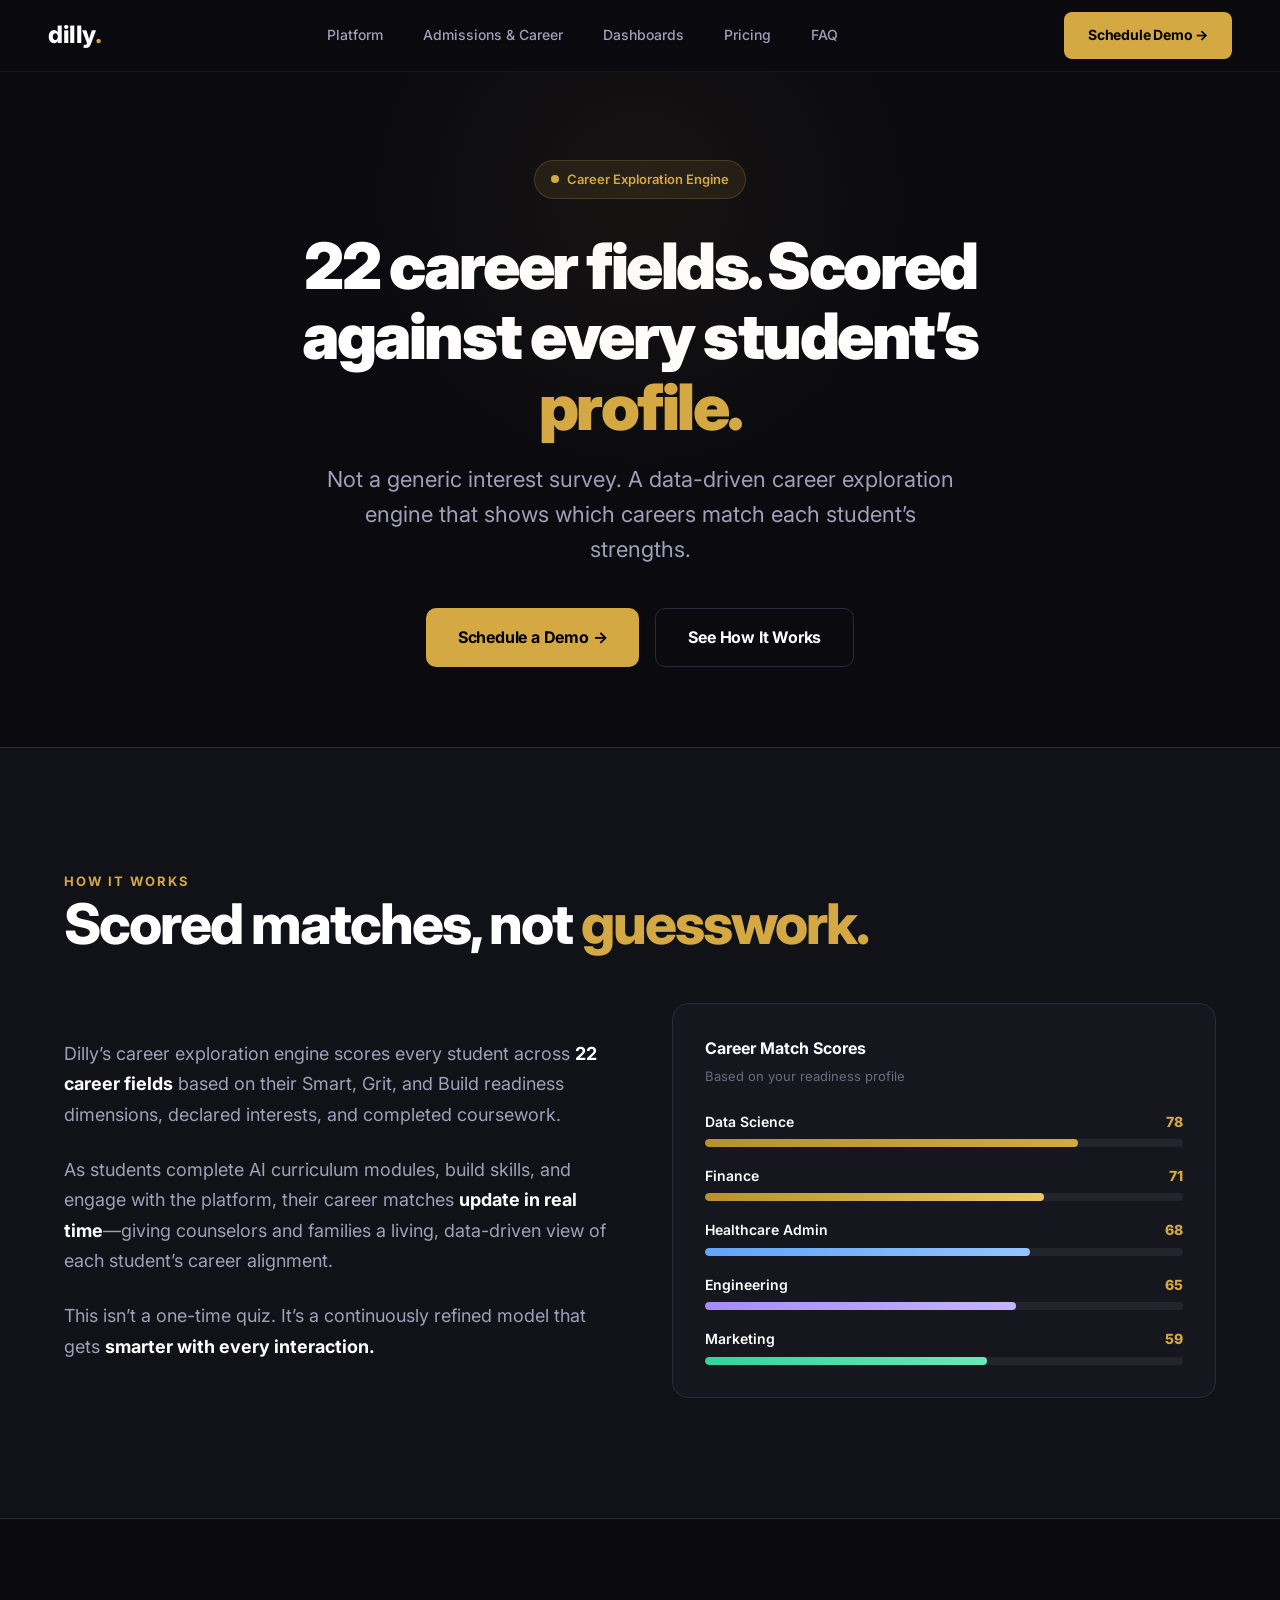
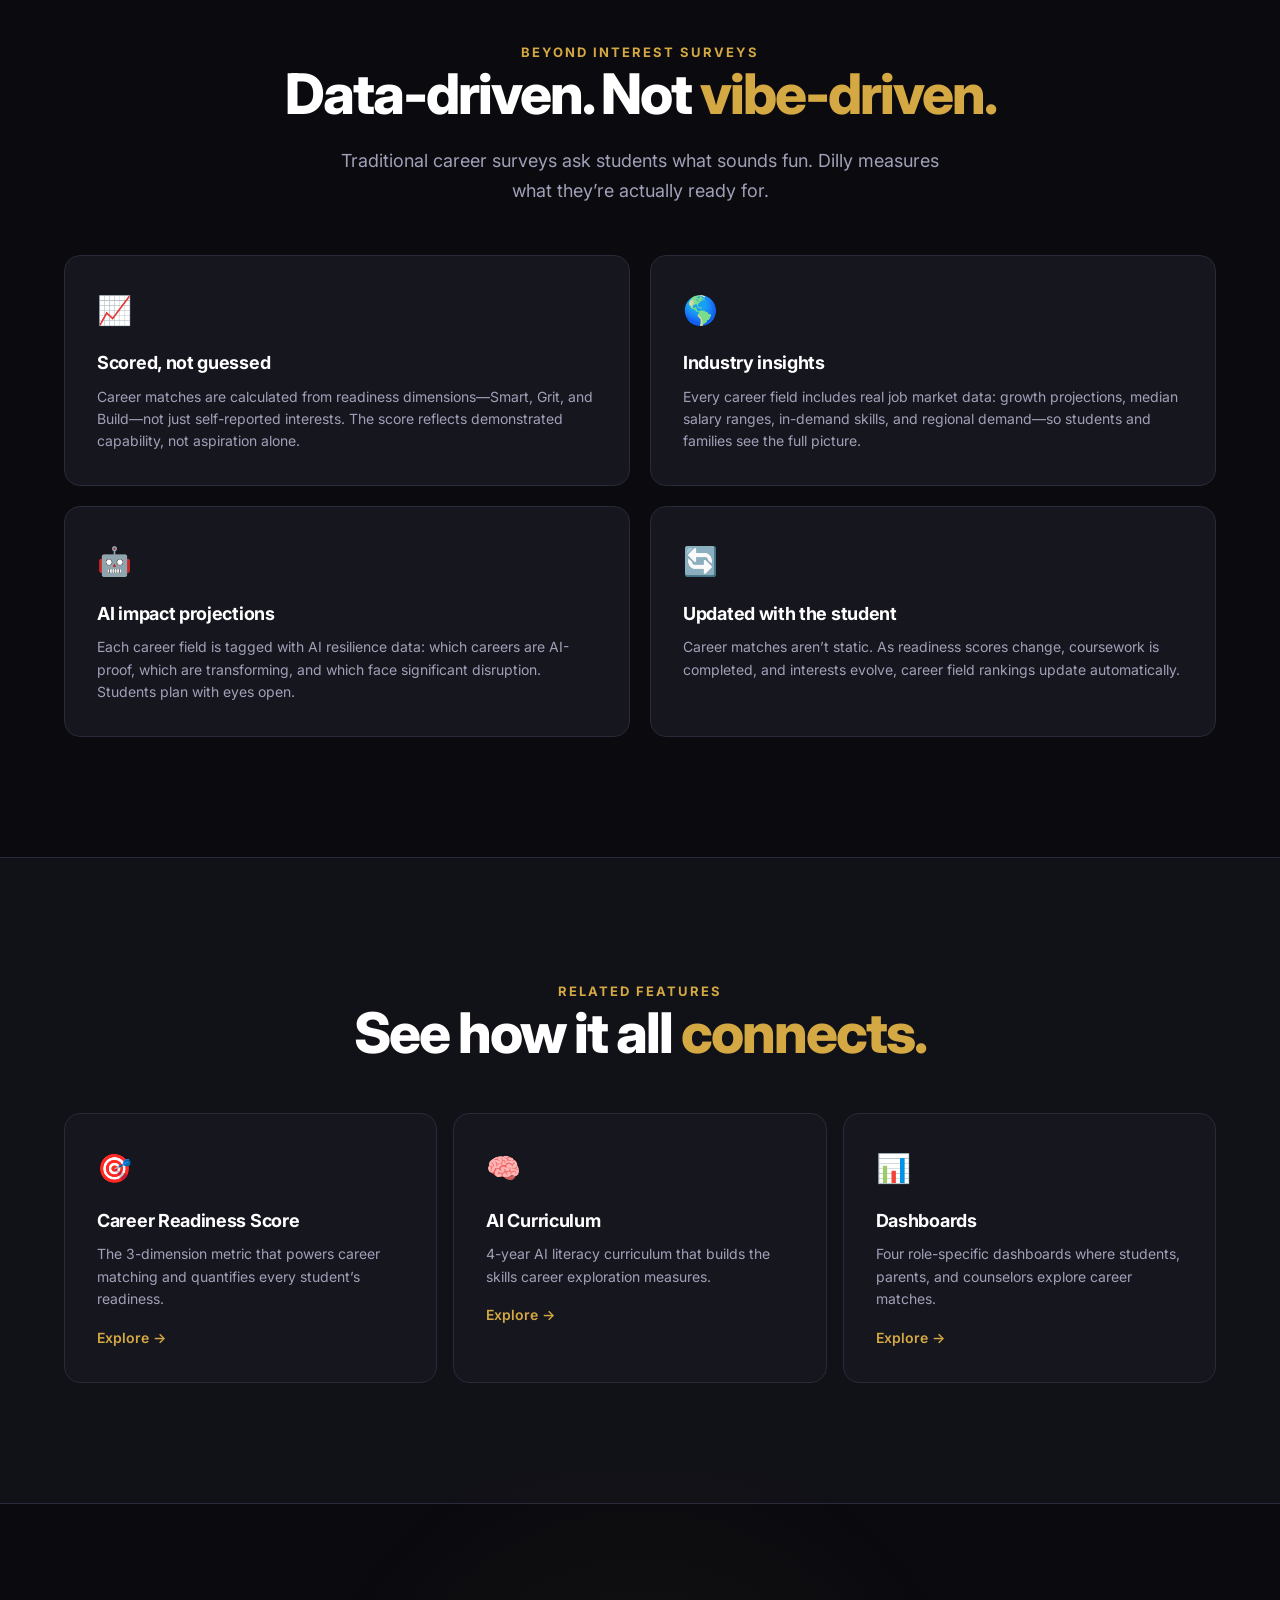
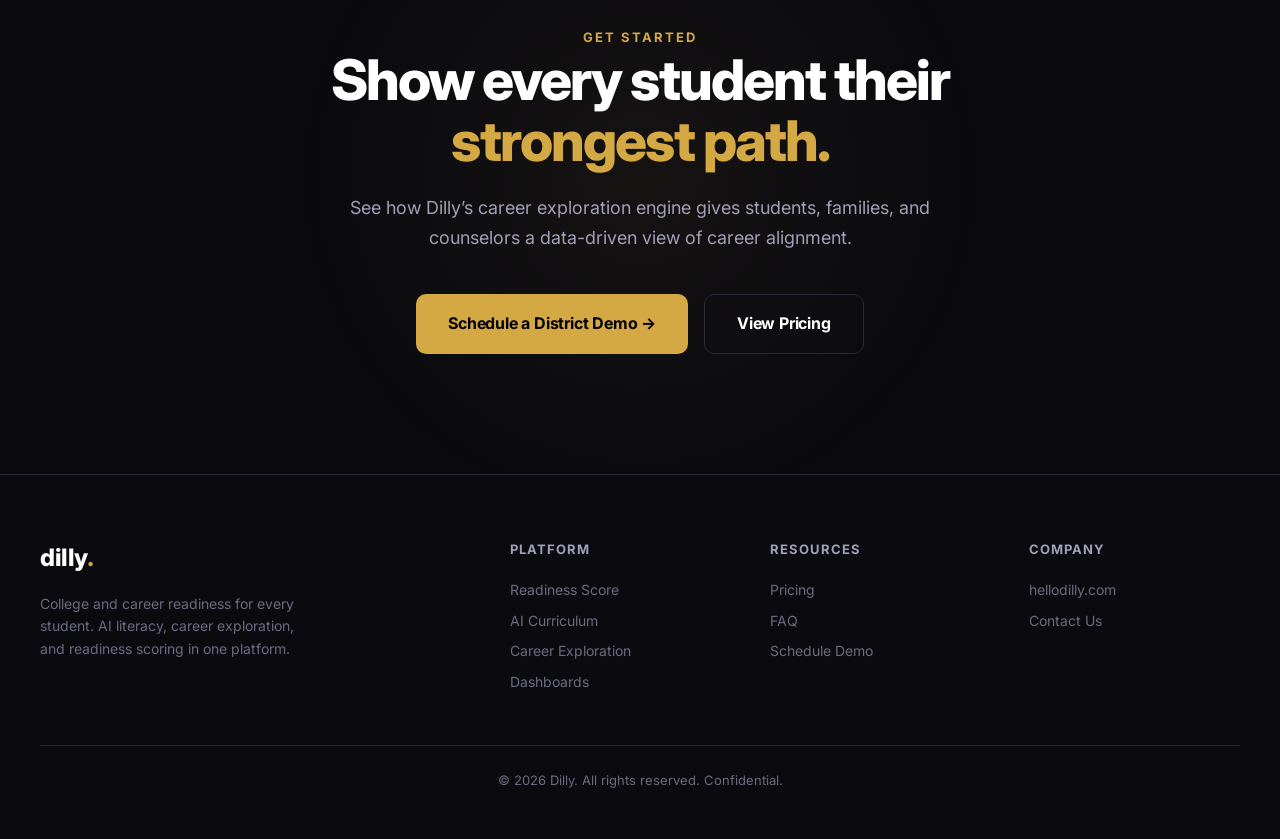
<file: career-exploration.html>
<!DOCTYPE html>
<html lang="en">
<head>
    <meta charset="UTF-8">
    <meta name="viewport" content="width=device-width, initial-scale=1.0">
    <title>Career Exploration | Dilly High School</title>
    <link rel="preconnect" href="https://fonts.googleapis.com">
    <link rel="preconnect" href="https://fonts.gstatic.com" crossorigin>
    <link href="https://fonts.googleapis.com/css2?family=Inter:wght@300;400;500;600;700;800;900&display=swap" rel="stylesheet">
    <link rel="stylesheet" href="styles.css">
</head>
<body>

<!-- ===== NAVBAR ===== -->
<nav class="navbar">
    <a href="index.html" class="nav-logo">dilly<span>.</span></a>
    <div class="nav-menu">
        <div class="nav-item">
            Platform
            <div class="nav-dropdown">
                <a href="readiness-score.html">
                    <span class="dd-label">Readiness Score</span>
                    <span class="dd-desc">3-dimension career readiness metric</span>
                </a>
                <a href="ai-curriculum.html">
                    <span class="dd-label">AI Curriculum</span>
                    <span class="dd-desc">4-year AI literacy course pathway</span>
                </a>
                <a href="career-exploration.html">
                    <span class="dd-label">Career Exploration</span>
                    <span class="dd-desc">22-field career matching engine</span>
                </a>
            </div>
        </div>
        <div class="nav-item">
            Admissions &amp; Career
            <div class="nav-dropdown">
                <a href="readiness-score.html">
                    <span class="dd-label">Career Readiness Score</span>
                    <span class="dd-desc">Smart, Grit &amp; Build dimensions</span>
                </a>
                <a href="career-exploration.html">
                    <span class="dd-label">Career Exploration</span>
                    <span class="dd-desc">Data-driven career matching</span>
                </a>
            </div>
        </div>
        <div class="nav-item">
            Dashboards
            <div class="nav-dropdown">
                <a href="dashboards.html">
                    <span class="dd-label">Student Dashboard</span>
                    <span class="dd-desc">Readiness scores, courses &amp; careers</span>
                </a>
                <a href="dashboards.html#parent">
                    <span class="dd-label">Parent Dashboard</span>
                    <span class="dd-desc">Progress tracking &amp; next steps</span>
                </a>
                <a href="dashboards.html#counselor">
                    <span class="dd-label">Counselor Dashboard</span>
                    <span class="dd-desc">Caseload management &amp; alerts</span>
                </a>
                <a href="dashboards.html#admin">
                    <span class="dd-label">Administrator Dashboard</span>
                    <span class="dd-desc">District-wide analytics &amp; compliance</span>
                </a>
            </div>
        </div>
        <a href="pricing.html" class="nav-item">Pricing</a>
        <a href="faq.html" class="nav-item">FAQ</a>
    </div>
    <div class="nav-right">
        <a href="demo.html" class="btn btn-primary">Schedule Demo &rarr;</a>
    </div>
    <button class="mobile-toggle">&#9776;</button>
</nav>

<!-- ===== PAGE HERO ===== -->
<section class="page-hero">
    <div class="hero-badge">
        <span class="pulse"></span>
        Career Exploration Engine
    </div>
    <h1>22 career fields. Scored against every student&rsquo;s <span class="gold">profile.</span></h1>
    <p class="hero-sub">Not a generic interest survey. A data-driven career exploration engine that shows which careers match each student&rsquo;s strengths.</p>
    <div class="hero-ctas">
        <a href="demo.html" class="btn btn-primary btn-lg">Schedule a Demo &rarr;</a>
        <a href="#how-it-works" class="btn btn-secondary btn-lg">See How It Works</a>
    </div>
</section>

<!-- ===== SECTION 1: How It Works ===== -->
<section class="section section-alt" id="how-it-works">
    <div class="container">
        <div class="reveal">
            <span class="section-label">How It Works</span>
            <h2 class="section-title">Scored matches, not <span class="gold">guesswork.</span></h2>
        </div>

        <div class="grid-split reveal" style="margin-top: 48px;">
            <div>
                <p class="section-desc" style="max-width: none;">Dilly&rsquo;s career exploration engine scores every student across <strong style="color: var(--text-primary);">22 career fields</strong> based on their Smart, Grit, and Build readiness dimensions, declared interests, and completed coursework.</p>
                <p class="section-desc" style="max-width: none; margin-top: 24px;">As students complete AI curriculum modules, build skills, and engage with the platform, their career matches <strong style="color: var(--text-primary);">update in real time</strong>&mdash;giving counselors and families a living, data-driven view of each student&rsquo;s career alignment.</p>
                <p class="section-desc" style="max-width: none; margin-top: 24px;">This isn&rsquo;t a one-time quiz. It&rsquo;s a continuously refined model that gets <strong style="color: var(--text-primary);">smarter with every interaction.</strong></p>
            </div>
            <div class="career-mockup">
                <div class="mockup-header">
                    <span class="mockup-title">Career Match Scores</span>
                    <span class="mockup-subtitle">Based on your readiness profile</span>
                </div>
                <div class="career-score-row">
                    <div class="career-score-info">
                        <span class="career-score-name">Data Science</span>
                        <span class="career-score-value">78</span>
                    </div>
                    <div class="career-progress-track">
                        <div class="career-progress-bar" style="width: 78%; background: linear-gradient(90deg, var(--gold-dark), var(--gold));"></div>
                    </div>
                </div>
                <div class="career-score-row">
                    <div class="career-score-info">
                        <span class="career-score-name">Finance</span>
                        <span class="career-score-value">71</span>
                    </div>
                    <div class="career-progress-track">
                        <div class="career-progress-bar" style="width: 71%; background: linear-gradient(90deg, var(--gold-dark), var(--gold-light));"></div>
                    </div>
                </div>
                <div class="career-score-row">
                    <div class="career-score-info">
                        <span class="career-score-name">Healthcare Admin</span>
                        <span class="career-score-value">68</span>
                    </div>
                    <div class="career-progress-track">
                        <div class="career-progress-bar" style="width: 68%; background: linear-gradient(90deg, var(--blue), #93c5fd);"></div>
                    </div>
                </div>
                <div class="career-score-row">
                    <div class="career-score-info">
                        <span class="career-score-name">Engineering</span>
                        <span class="career-score-value">65</span>
                    </div>
                    <div class="career-progress-track">
                        <div class="career-progress-bar" style="width: 65%; background: linear-gradient(90deg, var(--purple), #c4b5fd);"></div>
                    </div>
                </div>
                <div class="career-score-row">
                    <div class="career-score-info">
                        <span class="career-score-name">Marketing</span>
                        <span class="career-score-value">59</span>
                    </div>
                    <div class="career-progress-track">
                        <div class="career-progress-bar" style="width: 59%; background: linear-gradient(90deg, var(--green), #6ee7b7);"></div>
                    </div>
                </div>
            </div>
        </div>
    </div>
</section>

<!-- ===== SECTION 2: Beyond Interest Surveys ===== -->
<section class="section" id="beyond">
    <div class="container">
        <div class="reveal" style="text-align: center; margin-bottom: 48px;">
            <span class="section-label">Beyond Interest Surveys</span>
            <h2 class="section-title">Data-driven. Not <span class="gold">vibe-driven.</span></h2>
            <p class="section-desc" style="margin: 0 auto;">Traditional career surveys ask students what sounds fun. Dilly measures what they&rsquo;re actually ready for.</p>
        </div>

        <div class="grid-2 reveal-stagger">
            <div class="card card-topline">
                <span class="card-icon">&#128200;</span>
                <h3>Scored, not guessed</h3>
                <p>Career matches are calculated from readiness dimensions&mdash;Smart, Grit, and Build&mdash;not just self-reported interests. The score reflects demonstrated capability, not aspiration alone.</p>
            </div>
            <div class="card card-topline">
                <span class="card-icon">&#127758;</span>
                <h3>Industry insights</h3>
                <p>Every career field includes real job market data: growth projections, median salary ranges, in-demand skills, and regional demand&mdash;so students and families see the full picture.</p>
            </div>
            <div class="card card-topline">
                <span class="card-icon">&#129302;</span>
                <h3>AI impact projections</h3>
                <p>Each career field is tagged with AI resilience data: which careers are AI-proof, which are transforming, and which face significant disruption. Students plan with eyes open.</p>
            </div>
            <div class="card card-topline">
                <span class="card-icon">&#128260;</span>
                <h3>Updated with the student</h3>
                <p>Career matches aren&rsquo;t static. As readiness scores change, coursework is completed, and interests evolve, career field rankings update automatically.</p>
            </div>
        </div>
    </div>
</section>

<!-- ===== SECTION 3: Related Features ===== -->
<section class="section section-alt" id="related">
    <div class="container">
        <div class="reveal" style="text-align: center; margin-bottom: 48px;">
            <span class="section-label">Related Features</span>
            <h2 class="section-title">See how it all <span class="gold">connects.</span></h2>
        </div>

        <div class="related-grid reveal-stagger">
            <a href="readiness-score.html" class="card card-topline">
                <span class="card-icon">&#127919;</span>
                <h3>Career Readiness Score</h3>
                <p>The 3-dimension metric that powers career matching and quantifies every student&rsquo;s readiness.</p>
                <span class="explore-link">Explore &rarr;</span>
            </a>
            <a href="ai-curriculum.html" class="card card-topline">
                <span class="card-icon">&#129504;</span>
                <h3>AI Curriculum</h3>
                <p>4-year AI literacy curriculum that builds the skills career exploration measures.</p>
                <span class="explore-link">Explore &rarr;</span>
            </a>
            <a href="dashboards.html" class="card card-topline">
                <span class="card-icon">&#128202;</span>
                <h3>Dashboards</h3>
                <p>Four role-specific dashboards where students, parents, and counselors explore career matches.</p>
                <span class="explore-link">Explore &rarr;</span>
            </a>
        </div>
    </div>
</section>

<!-- ===== CTA SECTION ===== -->
<section class="cta-section">
    <div class="container">
        <div class="reveal">
            <span class="section-label">Get Started</span>
            <h2 class="section-title">Show every student their <span class="gold">strongest path.</span></h2>
            <p class="section-desc" style="margin: 0 auto 40px;">See how Dilly&rsquo;s career exploration engine gives students, families, and counselors a data-driven view of career alignment.</p>
            <div class="hero-ctas" style="justify-content: center;">
                <a href="demo.html" class="btn btn-primary btn-lg">Schedule a District Demo &rarr;</a>
                <a href="pricing.html" class="btn btn-secondary btn-lg">View Pricing</a>
            </div>
        </div>
    </div>
</section>

<!-- ===== FOOTER ===== -->
<footer class="footer">
    <div class="footer-inner">
        <div class="footer-brand">
            <a href="index.html" class="nav-logo">dilly<span>.</span></a>
            <p>College and career readiness for every student. AI literacy, career exploration, and readiness scoring in one platform.</p>
        </div>
        <div class="footer-col">
            <h4>Platform</h4>
            <a href="readiness-score.html">Readiness Score</a>
            <a href="ai-curriculum.html">AI Curriculum</a>
            <a href="career-exploration.html">Career Exploration</a>
            <a href="dashboards.html">Dashboards</a>
        </div>
        <div class="footer-col">
            <h4>Resources</h4>
            <a href="pricing.html">Pricing</a>
            <a href="faq.html">FAQ</a>
            <a href="demo.html">Schedule Demo</a>
        </div>
        <div class="footer-col">
            <h4>Company</h4>
            <a href="https://hellodilly.com">hellodilly.com</a>
            <a href="mailto:hello@hellodilly.com">Contact Us</a>
        </div>
    </div>
    <div class="footer-bottom">
        &copy; 2026 Dilly. All rights reserved. Confidential.
    </div>
</footer>

<script src="main.js"></script>
</body>
</html>
</file>
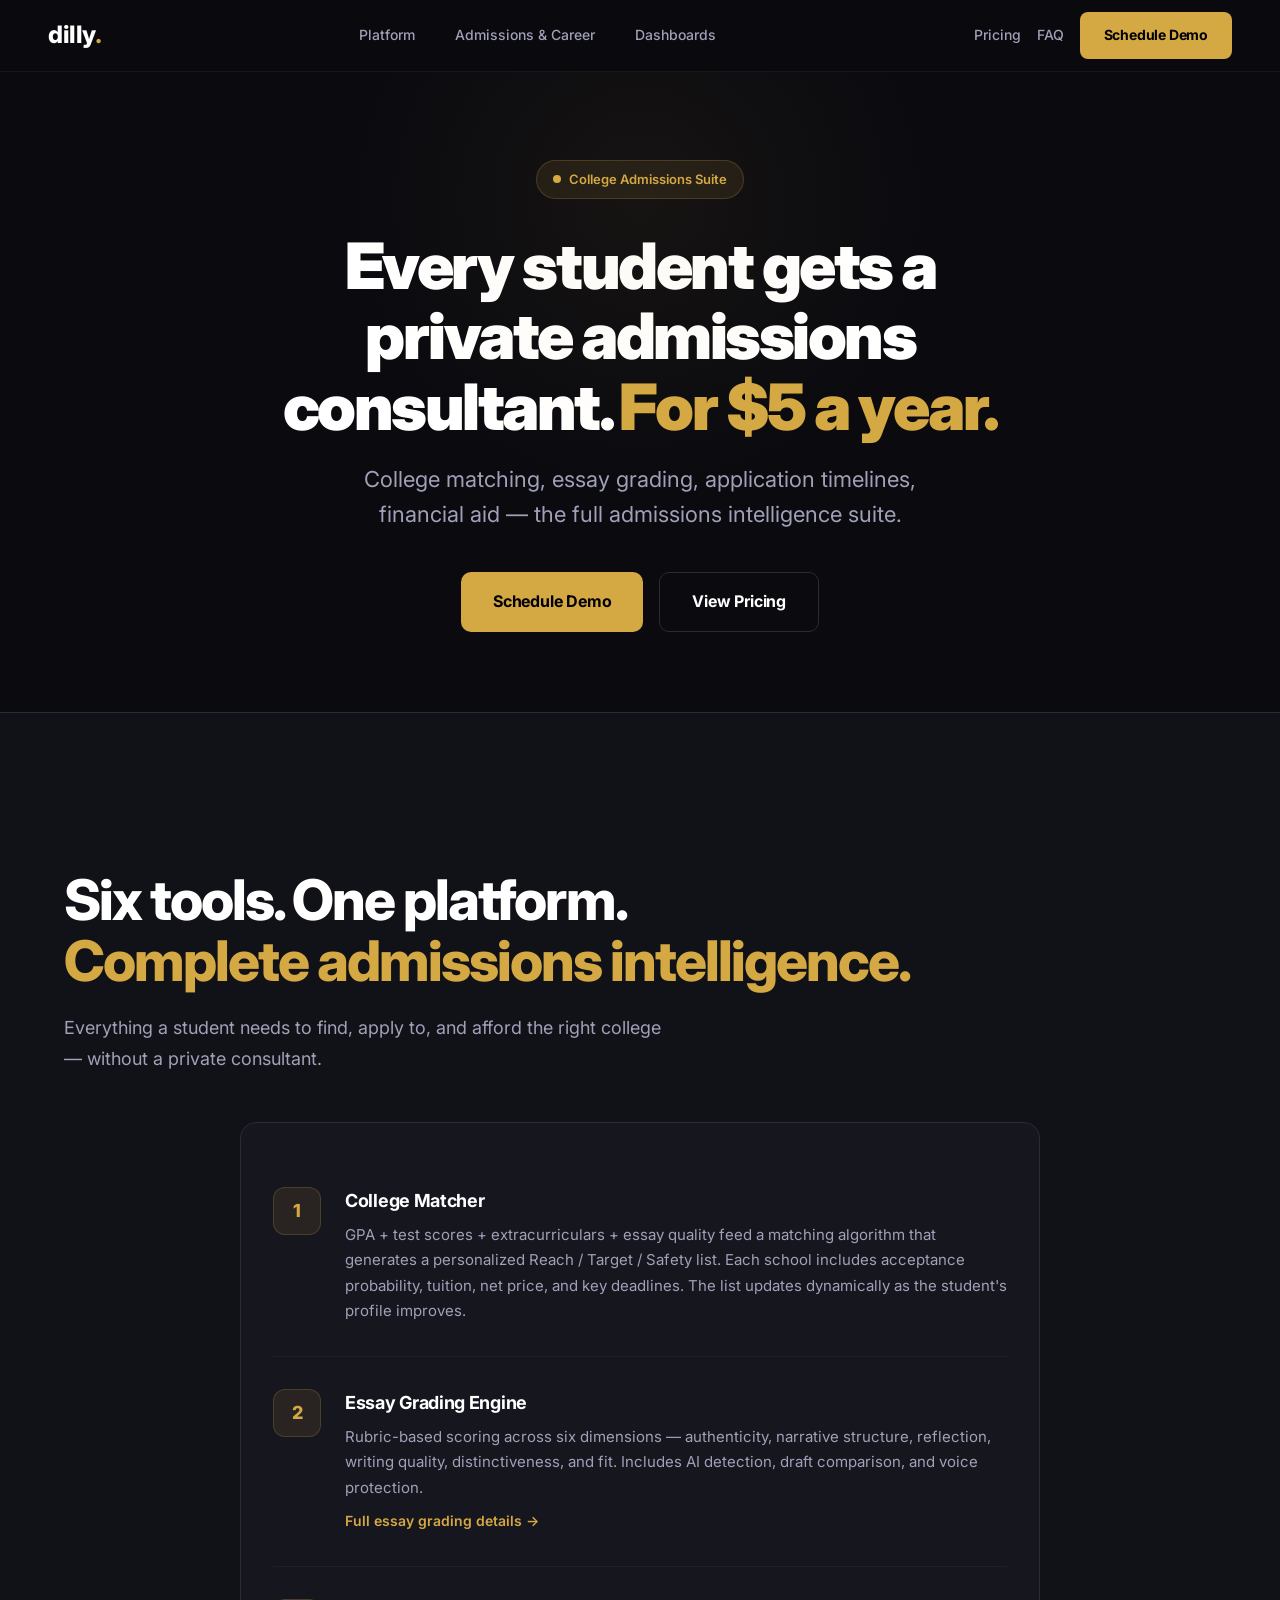
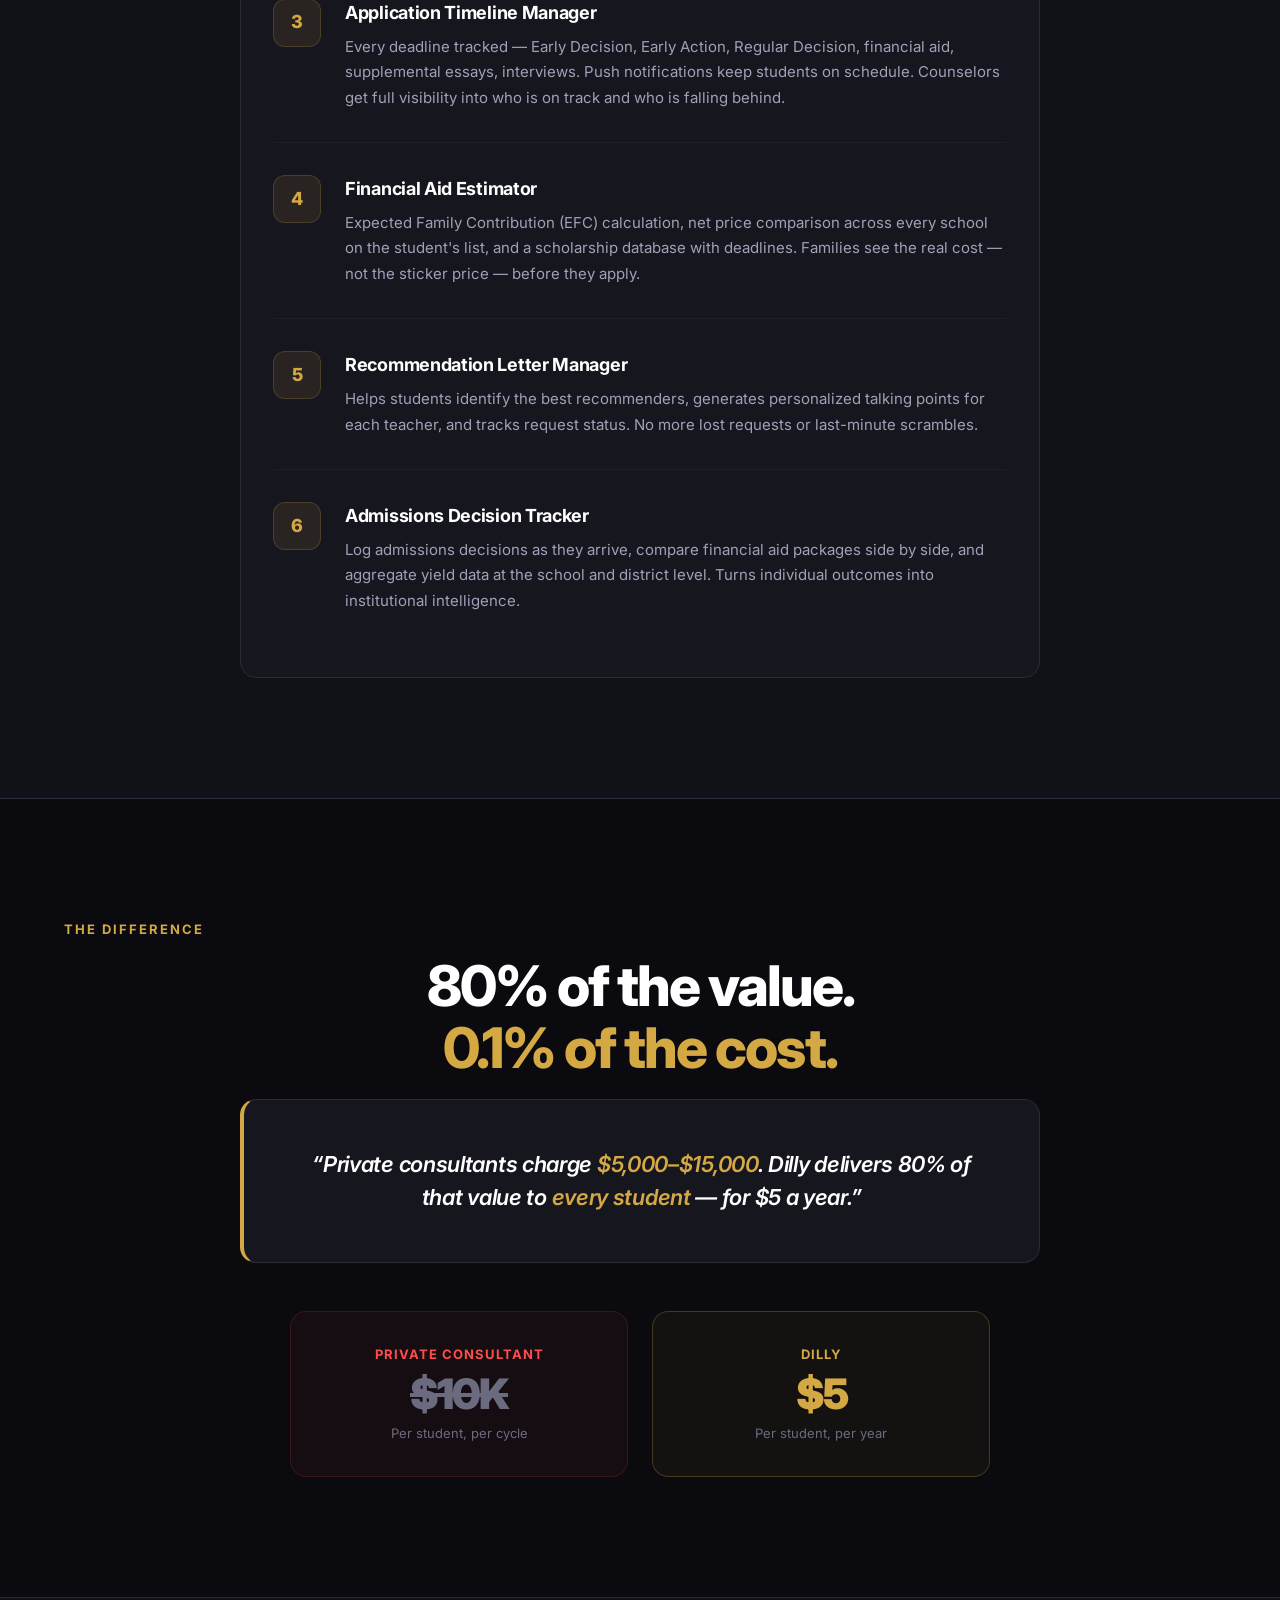
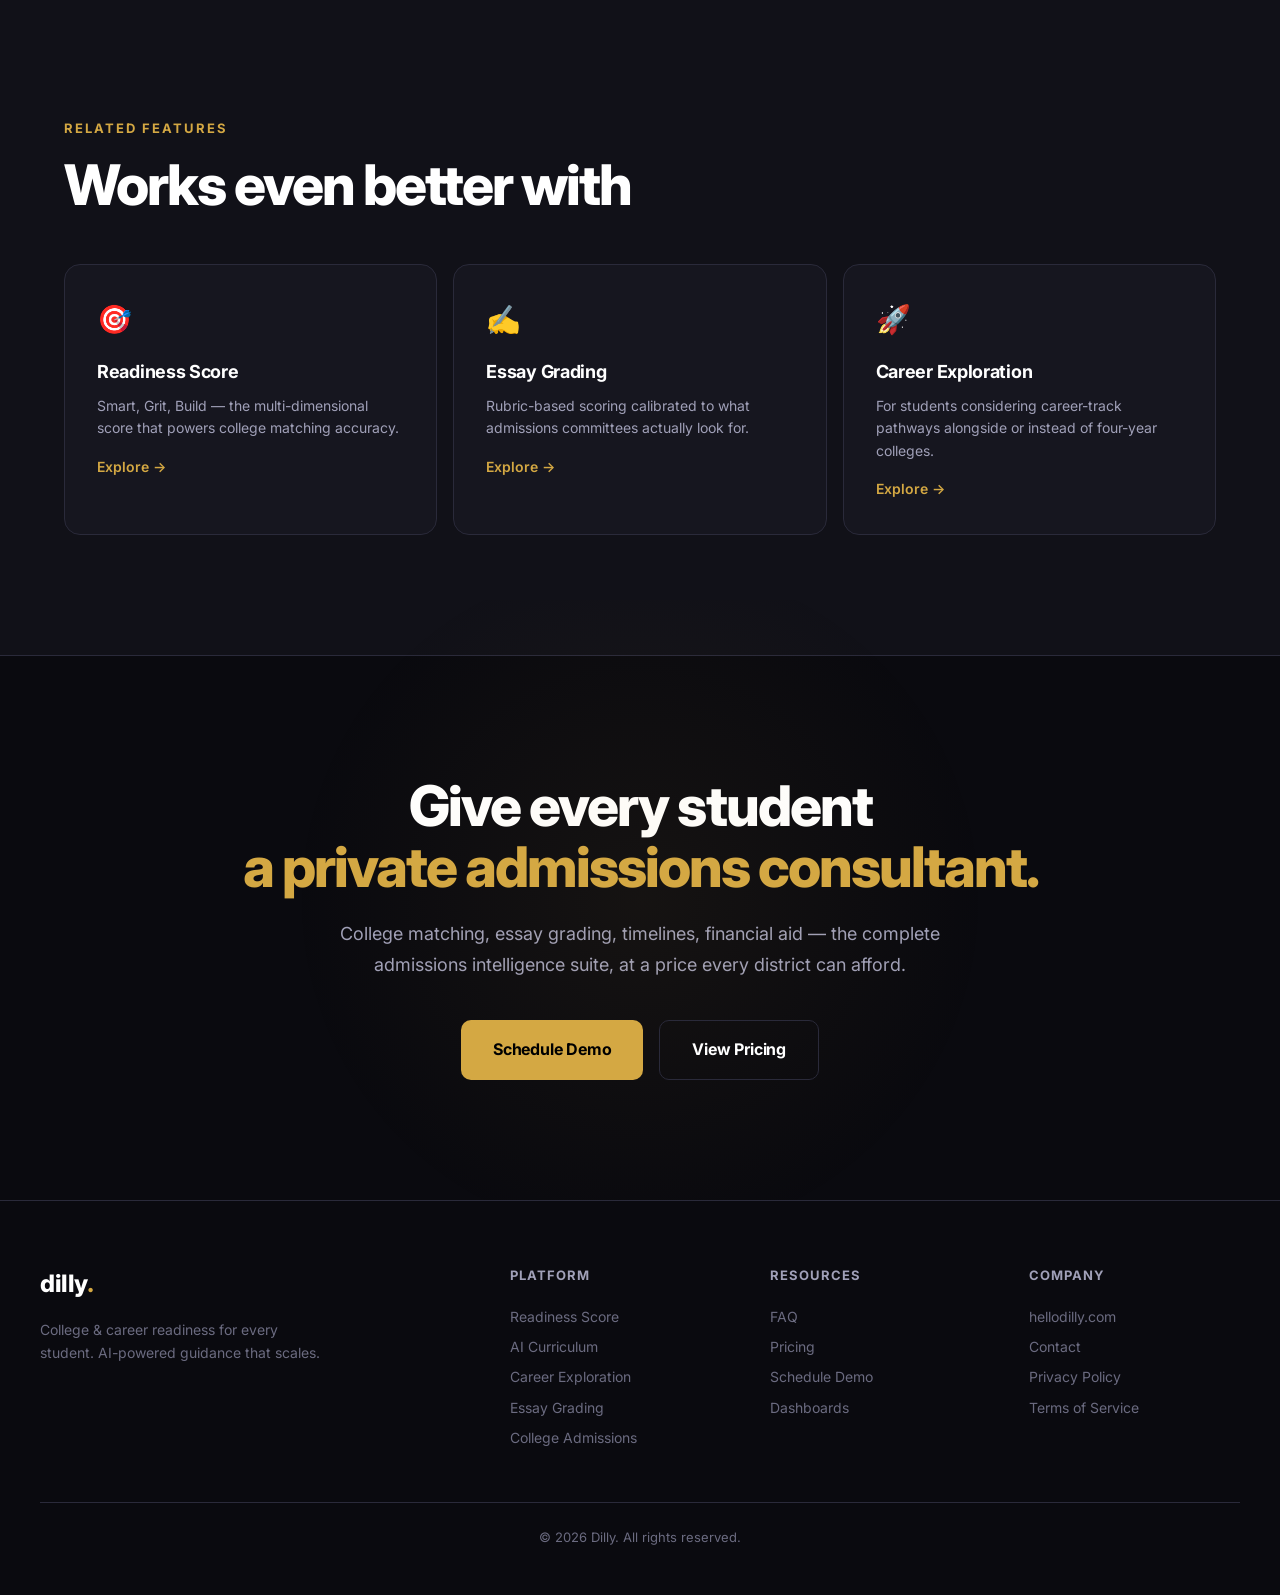
<file: college-admissions.html>
<!DOCTYPE html>
<html lang="en">
<head>
    <meta charset="UTF-8">
    <meta name="viewport" content="width=device-width, initial-scale=1.0">
    <title>College Admissions Suite | Dilly High School</title>
    <link rel="preconnect" href="https://fonts.googleapis.com">
    <link rel="preconnect" href="https://fonts.gstatic.com" crossorigin>
    <link href="https://fonts.googleapis.com/css2?family=Inter:wght@300;400;500;600;700;800;900&display=swap" rel="stylesheet">
    <link rel="stylesheet" href="styles.css">
    <style>
        /* Page-specific styles */
        .suite-item {
            display: flex;
            align-items: flex-start;
            gap: 24px;
            padding: 32px 0;
            border-bottom: 1px solid rgba(255,255,255,0.04);
        }
        .suite-item:last-child { border-bottom: none; }
        .suite-number {
            flex-shrink: 0;
            width: 48px;
            height: 48px;
            border-radius: 12px;
            background: rgba(212, 168, 67, 0.1);
            border: 1px solid rgba(212, 168, 67, 0.2);
            display: flex;
            align-items: center;
            justify-content: center;
            font-size: 18px;
            font-weight: 800;
            color: var(--gold);
        }
        .suite-info h3 {
            font-size: 18px;
            font-weight: 700;
            margin-bottom: 6px;
            letter-spacing: -0.3px;
        }
        .suite-info p {
            font-size: 15px;
            color: var(--text-secondary);
            line-height: 1.7;
        }
        .suite-info .suite-link {
            display: inline-flex;
            align-items: center;
            gap: 6px;
            margin-top: 10px;
            font-size: 14px;
            font-weight: 600;
            color: var(--gold);
            transition: gap 0.2s;
        }
        .suite-info .suite-link:hover { gap: 10px; }

        .price-compare {
            display: grid;
            grid-template-columns: 1fr 1fr;
            gap: 24px;
            max-width: 700px;
            margin: 48px auto 0;
        }
        .price-compare-card {
            padding: 32px;
            border-radius: 16px;
            text-align: center;
        }
        .price-compare-card.old {
            background: rgba(255, 77, 77, 0.05);
            border: 1px solid rgba(255, 77, 77, 0.15);
        }
        .price-compare-card.new {
            background: rgba(212, 168, 67, 0.05);
            border: 1px solid rgba(212, 168, 67, 0.25);
        }
        .price-compare-card .price-label {
            font-size: 13px;
            font-weight: 700;
            text-transform: uppercase;
            letter-spacing: 1px;
            margin-bottom: 8px;
        }
        .price-compare-card.old .price-label { color: var(--red); }
        .price-compare-card.new .price-label { color: var(--gold); }
        .price-compare-card .price-amount {
            font-size: 42px;
            font-weight: 900;
            letter-spacing: -2px;
            line-height: 1;
            margin-bottom: 8px;
        }
        .price-compare-card.old .price-amount {
            color: var(--text-muted);
            text-decoration: line-through;
        }
        .price-compare-card.new .price-amount { color: var(--gold); }
        .price-compare-card .price-context {
            font-size: 13px;
            color: var(--text-muted);
        }

        @media (max-width: 768px) {
            .price-compare { grid-template-columns: 1fr; }
            .suite-item { flex-direction: column; gap: 12px; }
        }
    </style>
</head>
<body>

<!-- ===== NAVBAR ===== -->
<nav class="navbar">
    <a href="index.html" class="nav-logo">dilly<span>.</span></a>
    <div class="nav-menu">
        <div class="nav-item">
            Platform
            <div class="nav-dropdown">
                <a href="readiness-score.html"><span class="dd-label">Readiness Score</span><span class="dd-desc">Smart, Grit, Build tracking</span></a>
                <a href="ai-curriculum.html"><span class="dd-label">AI Curriculum</span><span class="dd-desc">Standards-aligned course library</span></a>
                <a href="career-exploration.html"><span class="dd-label">Career Exploration</span><span class="dd-desc">Pathway matching &amp; labor data</span></a>
                <a href="essay-grading.html"><span class="dd-label">Essay Grading</span><span class="dd-desc">Rubric-based admissions essays</span></a>
            </div>
        </div>
        <div class="nav-item">
            Admissions &amp; Career
            <div class="nav-dropdown">
                <a href="college-admissions.html"><span class="dd-label">College Admissions Suite</span><span class="dd-desc">Matching, essays, timelines, aid</span></a>
                <a href="career-exploration.html"><span class="dd-label">Career Pathways</span><span class="dd-desc">Industry exploration &amp; readiness</span></a>
            </div>
        </div>
        <div class="nav-item">
            Dashboards
            <div class="nav-dropdown">
                <a href="dashboards.html"><span class="dd-label">Student Dashboard</span><span class="dd-desc">Personal progress &amp; goals</span></a>
                <a href="dashboards.html"><span class="dd-label">Counselor Dashboard</span><span class="dd-desc">Caseload &amp; at-risk alerts</span></a>
                <a href="dashboards.html"><span class="dd-label">Admin Dashboard</span><span class="dd-desc">District-wide analytics</span></a>
            </div>
        </div>
    </div>
    <div class="nav-right">
        <a href="pricing.html" class="nav-link">Pricing</a>
        <a href="faq.html" class="nav-link">FAQ</a>
        <a href="demo.html" class="btn btn-primary">Schedule Demo</a>
    </div>
    <button class="mobile-toggle" aria-label="Toggle menu">&#9776;</button>
</nav>

<!-- ===== PAGE HERO ===== -->
<section class="page-hero">
    <div class="container">
        <div class="hero-badge"><span class="pulse"></span> College Admissions Suite</div>
        <h1>Every student gets a private admissions consultant. <span class="gold">For $5 a year.</span></h1>
        <p class="hero-sub">College matching, essay grading, application timelines, financial aid &mdash; the full admissions intelligence suite.</p>
        <div class="hero-ctas">
            <a href="demo.html" class="btn btn-primary btn-lg">Schedule Demo</a>
            <a href="pricing.html" class="btn btn-secondary btn-lg">View Pricing</a>
        </div>
    </div>
</section>

<!-- ===== THE SUITE ===== -->
<section class="section section-alt">
    <div class="container">
        <div class="section-label reveal">The Suite</div>
        <h2 class="section-title reveal">Six tools. One platform.<br><span style="color:var(--gold)">Complete admissions intelligence.</span></h2>
        <p class="section-desc reveal" style="margin-bottom: 48px;">Everything a student needs to find, apply to, and afford the right college &mdash; without a private consultant.</p>

        <div class="card reveal" style="max-width: 800px; margin: 0 auto;">
            <div class="suite-item">
                <div class="suite-number">1</div>
                <div class="suite-info">
                    <h3>College Matcher</h3>
                    <p>GPA + test scores + extracurriculars + essay quality feed a matching algorithm that generates a personalized Reach / Target / Safety list. Each school includes acceptance probability, tuition, net price, and key deadlines. The list updates dynamically as the student's profile improves.</p>
                </div>
            </div>
            <div class="suite-item">
                <div class="suite-number">2</div>
                <div class="suite-info">
                    <h3>Essay Grading Engine</h3>
                    <p>Rubric-based scoring across six dimensions &mdash; authenticity, narrative structure, reflection, writing quality, distinctiveness, and fit. Includes AI detection, draft comparison, and voice protection.</p>
                    <a href="essay-grading.html" class="suite-link">Full essay grading details &rarr;</a>
                </div>
            </div>
            <div class="suite-item">
                <div class="suite-number">3</div>
                <div class="suite-info">
                    <h3>Application Timeline Manager</h3>
                    <p>Every deadline tracked &mdash; Early Decision, Early Action, Regular Decision, financial aid, supplemental essays, interviews. Push notifications keep students on schedule. Counselors get full visibility into who is on track and who is falling behind.</p>
                </div>
            </div>
            <div class="suite-item">
                <div class="suite-number">4</div>
                <div class="suite-info">
                    <h3>Financial Aid Estimator</h3>
                    <p>Expected Family Contribution (EFC) calculation, net price comparison across every school on the student's list, and a scholarship database with deadlines. Families see the real cost &mdash; not the sticker price &mdash; before they apply.</p>
                </div>
            </div>
            <div class="suite-item">
                <div class="suite-number">5</div>
                <div class="suite-info">
                    <h3>Recommendation Letter Manager</h3>
                    <p>Helps students identify the best recommenders, generates personalized talking points for each teacher, and tracks request status. No more lost requests or last-minute scrambles.</p>
                </div>
            </div>
            <div class="suite-item">
                <div class="suite-number">6</div>
                <div class="suite-info">
                    <h3>Admissions Decision Tracker</h3>
                    <p>Log admissions decisions as they arrive, compare financial aid packages side by side, and aggregate yield data at the school and district level. Turns individual outcomes into institutional intelligence.</p>
                </div>
            </div>
        </div>
    </div>
</section>

<!-- ===== DIFFERENTIATOR ===== -->
<section class="section">
    <div class="container">
        <div class="section-label reveal">The Difference</div>
        <h2 class="section-title reveal" style="text-align: center; max-width: 800px; margin: 0 auto 20px;">80% of the value.<br><span style="color:var(--gold)">0.1% of the cost.</span></h2>

        <div class="quote-block reveal">
            <p>&ldquo;Private consultants charge <span class="quote-gold">$5,000&ndash;$15,000</span>. Dilly delivers 80% of that value to <span class="quote-gold">every student</span> &mdash; for $5 a year.&rdquo;</p>
        </div>

        <div class="price-compare reveal">
            <div class="price-compare-card old">
                <div class="price-label">Private Consultant</div>
                <div class="price-amount">$10K</div>
                <div class="price-context">Per student, per cycle</div>
            </div>
            <div class="price-compare-card new">
                <div class="price-label">Dilly</div>
                <div class="price-amount">$5</div>
                <div class="price-context">Per student, per year</div>
            </div>
        </div>
    </div>
</section>

<!-- ===== RELATED FEATURES ===== -->
<section class="section section-alt">
    <div class="container">
        <div class="section-label reveal">Related Features</div>
        <h2 class="section-title reveal" style="margin-bottom: 48px;">Works even better with</h2>

        <div class="related-grid reveal-stagger">
            <a href="readiness-score.html" class="card card-topline">
                <span class="card-icon">&#127919;</span>
                <h3>Readiness Score</h3>
                <p>Smart, Grit, Build &mdash; the multi-dimensional score that powers college matching accuracy.</p>
                <span class="explore-link">Explore &rarr;</span>
            </a>
            <a href="essay-grading.html" class="card card-topline">
                <span class="card-icon">&#9997;&#65039;</span>
                <h3>Essay Grading</h3>
                <p>Rubric-based scoring calibrated to what admissions committees actually look for.</p>
                <span class="explore-link">Explore &rarr;</span>
            </a>
            <a href="career-exploration.html" class="card card-topline">
                <span class="card-icon">&#128640;</span>
                <h3>Career Exploration</h3>
                <p>For students considering career-track pathways alongside or instead of four-year colleges.</p>
                <span class="explore-link">Explore &rarr;</span>
            </a>
        </div>
    </div>
</section>

<!-- ===== CTA ===== -->
<section class="cta-section">
    <div class="container">
        <h2 class="section-title">Give every student<br><span style="color:var(--gold)">a private admissions consultant.</span></h2>
        <p class="section-desc">College matching, essay grading, timelines, financial aid &mdash; the complete admissions intelligence suite, at a price every district can afford.</p>
        <div class="hero-ctas">
            <a href="demo.html" class="btn btn-primary btn-lg">Schedule Demo</a>
            <a href="pricing.html" class="btn btn-secondary btn-lg">View Pricing</a>
        </div>
    </div>
</section>

<!-- ===== FOOTER ===== -->
<footer class="footer">
    <div class="footer-inner">
        <div class="footer-brand">
            <a href="index.html" class="nav-logo">dilly<span>.</span></a>
            <p>College &amp; career readiness for every student. AI-powered guidance that scales.</p>
        </div>
        <div class="footer-col">
            <h4>Platform</h4>
            <a href="readiness-score.html">Readiness Score</a>
            <a href="ai-curriculum.html">AI Curriculum</a>
            <a href="career-exploration.html">Career Exploration</a>
            <a href="essay-grading.html">Essay Grading</a>
            <a href="college-admissions.html">College Admissions</a>
        </div>
        <div class="footer-col">
            <h4>Resources</h4>
            <a href="faq.html">FAQ</a>
            <a href="pricing.html">Pricing</a>
            <a href="demo.html">Schedule Demo</a>
            <a href="dashboards.html">Dashboards</a>
        </div>
        <div class="footer-col">
            <h4>Company</h4>
            <a href="https://hellodilly.com">hellodilly.com</a>
            <a href="mailto:partnerships@hellodilly.com">Contact</a>
            <a href="#">Privacy Policy</a>
            <a href="#">Terms of Service</a>
        </div>
    </div>
    <div class="footer-bottom">
        &copy; 2026 Dilly. All rights reserved.
    </div>
</footer>

<script src="main.js"></script>
</body>
</html>
</file>
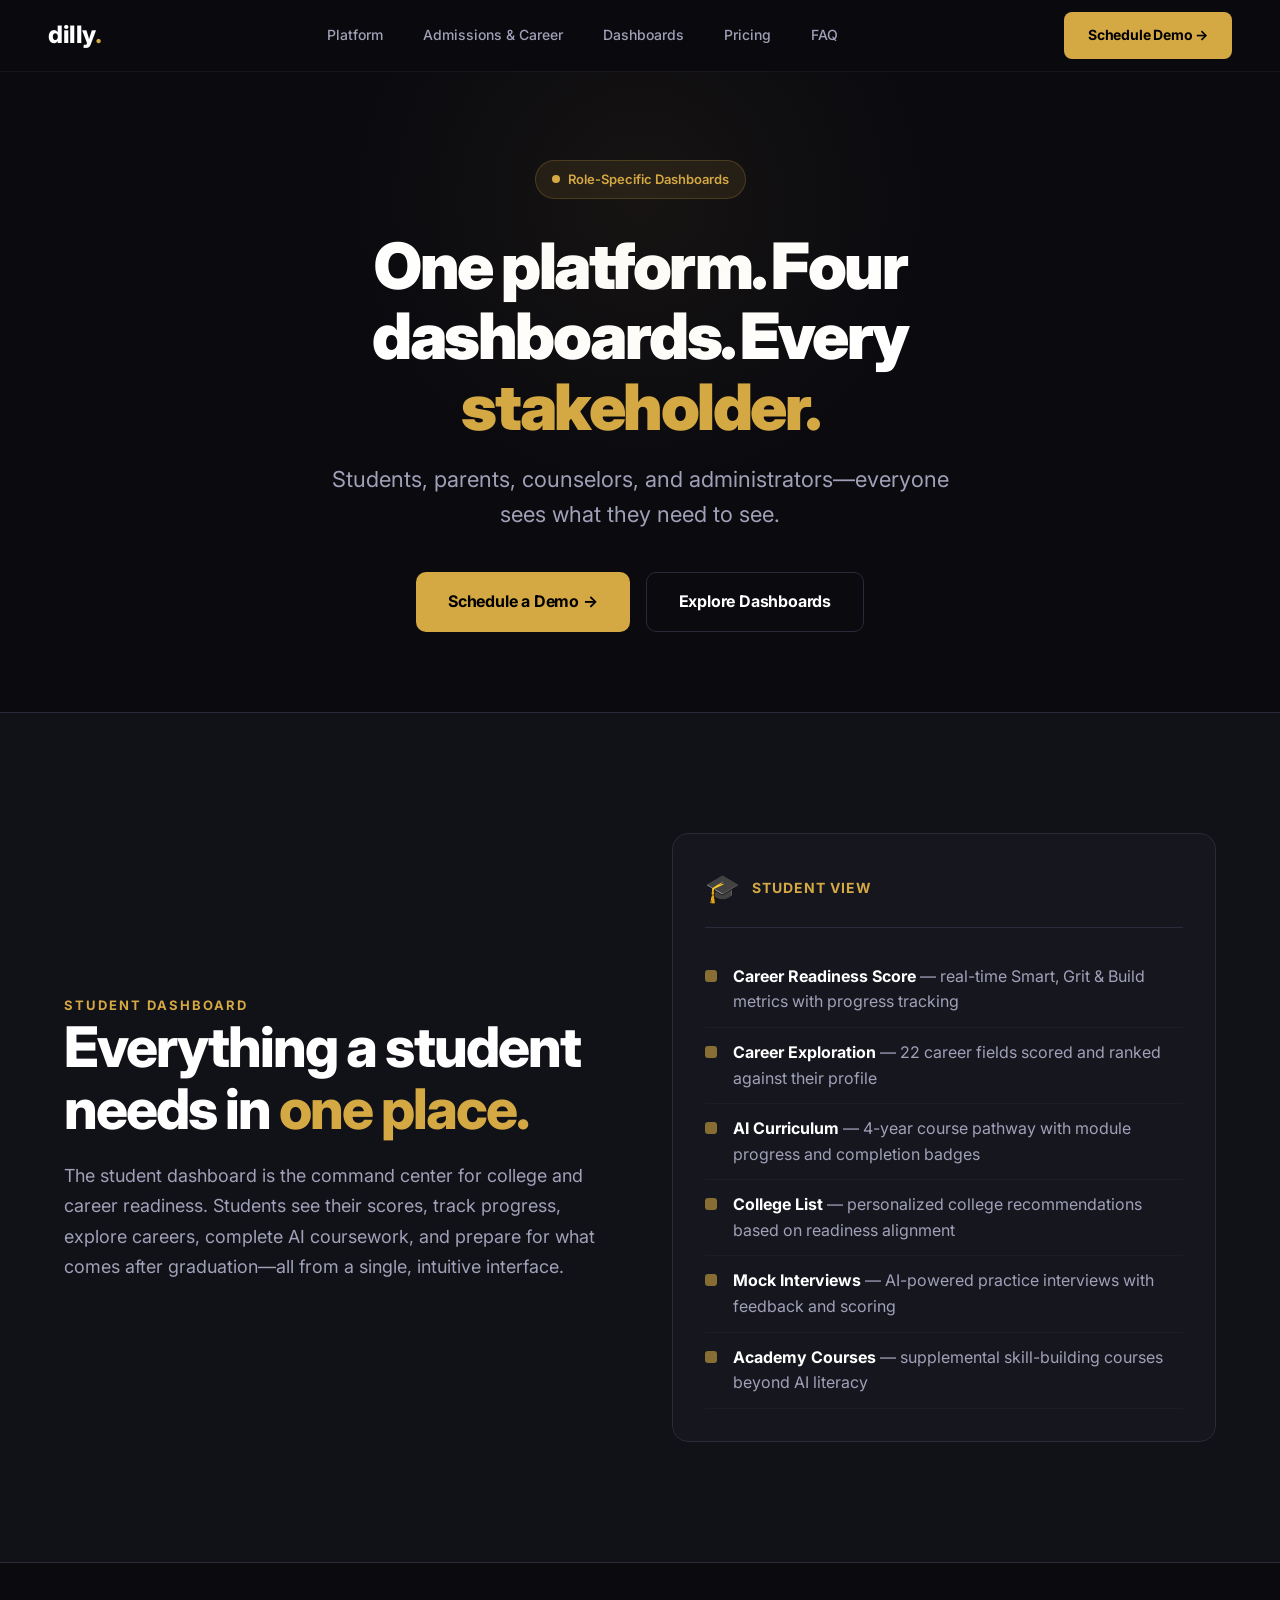
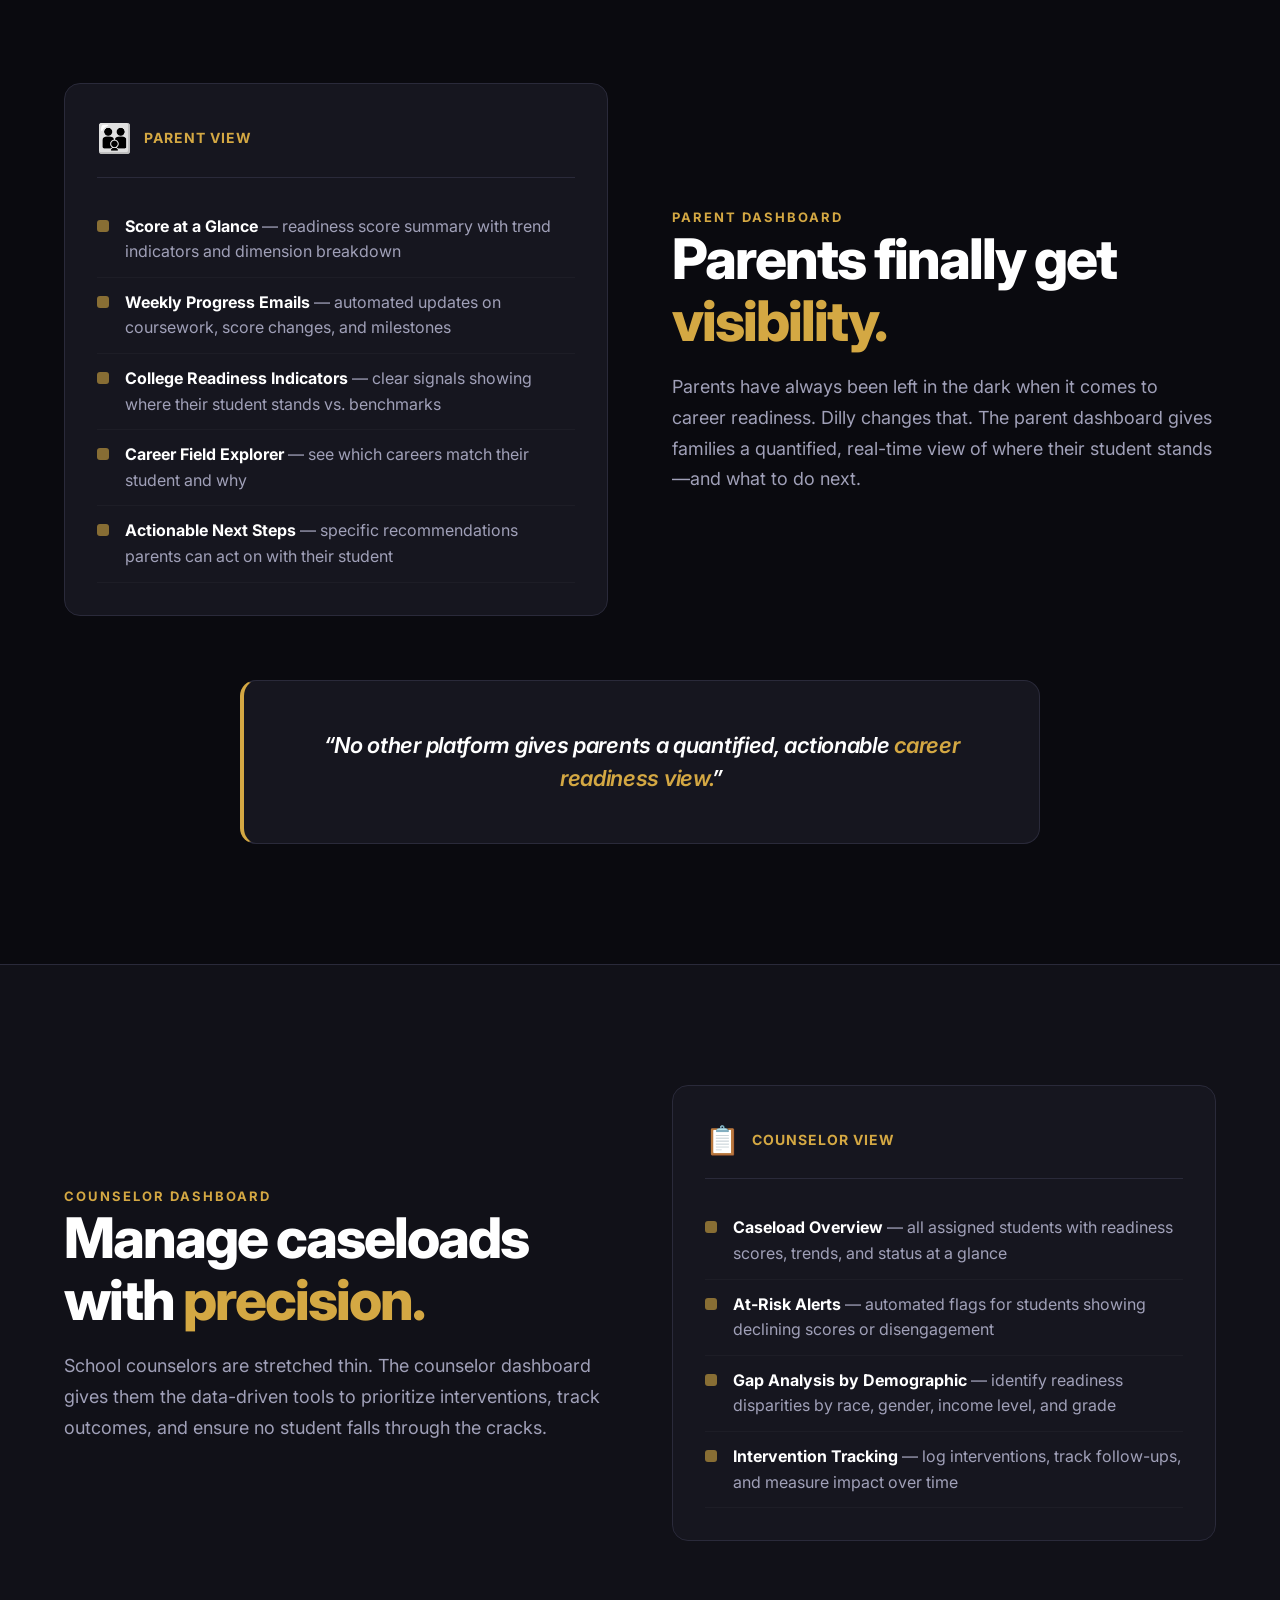
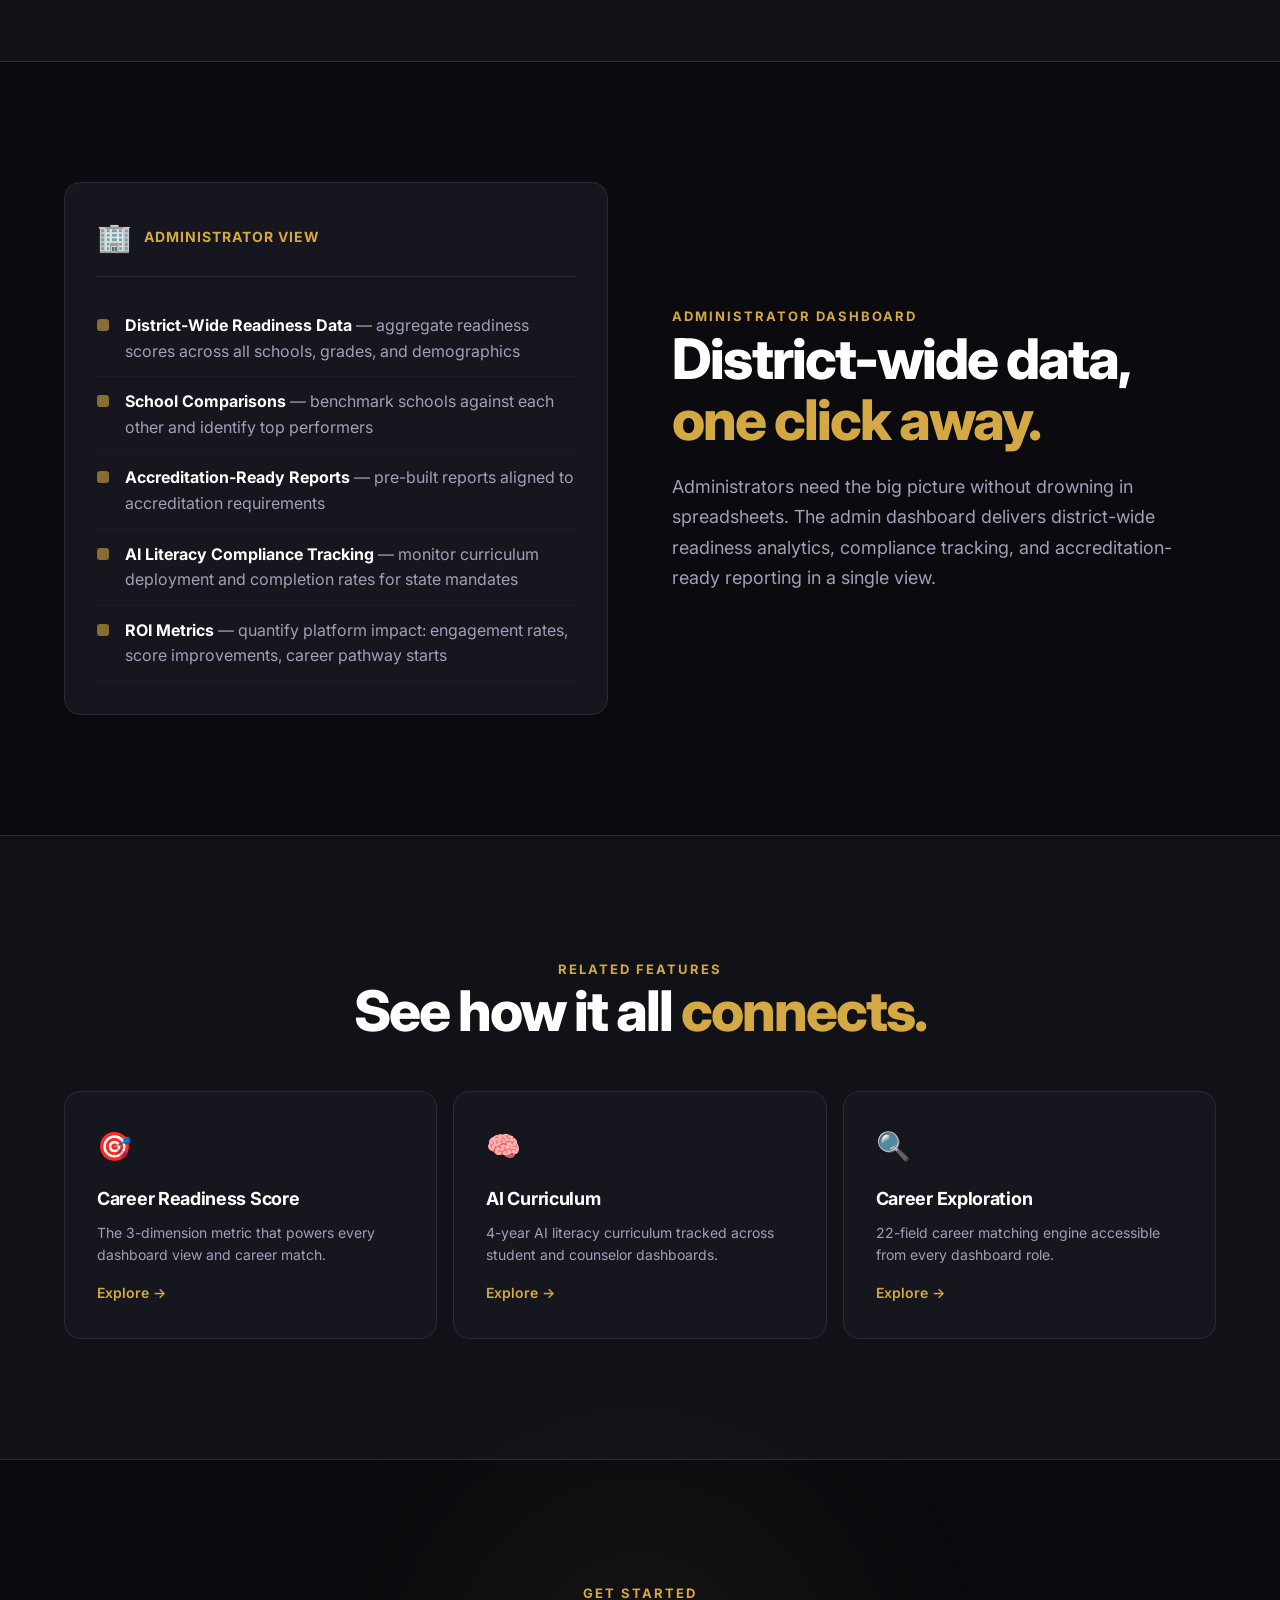
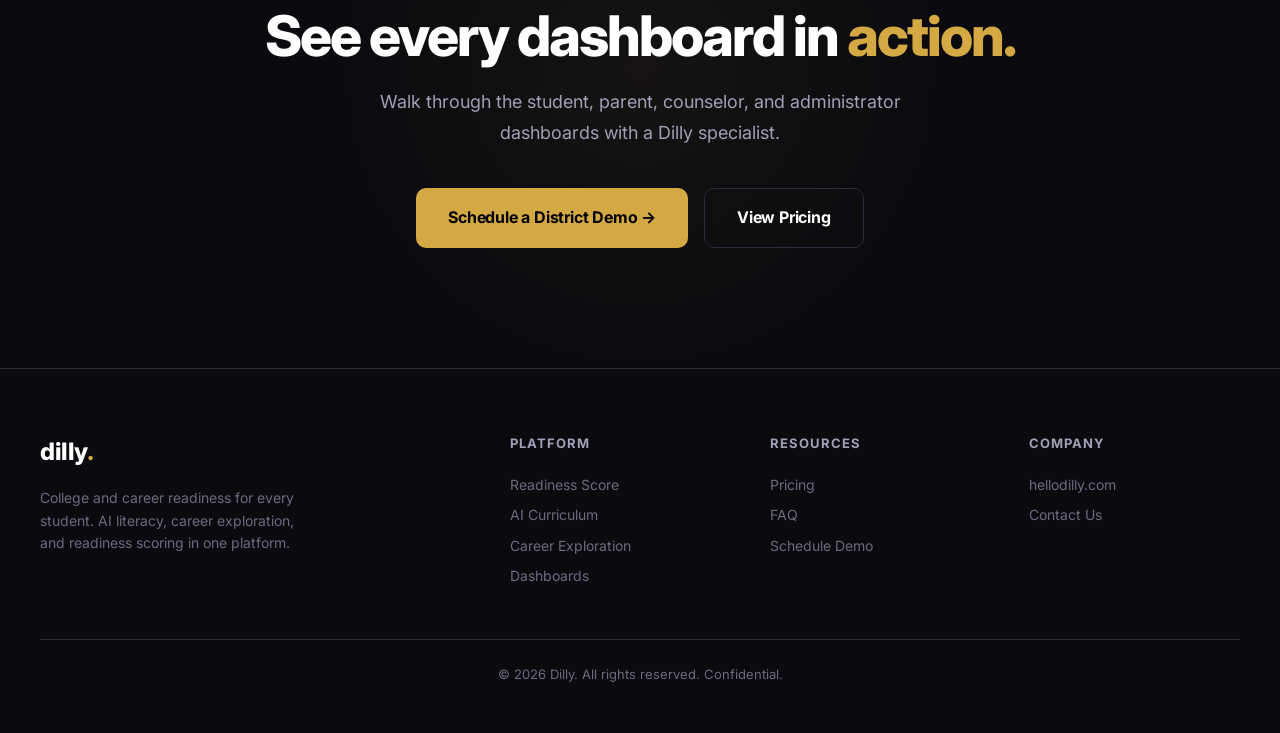
<file: dashboards.html>
<!DOCTYPE html>
<html lang="en">
<head>
    <meta charset="UTF-8">
    <meta name="viewport" content="width=device-width, initial-scale=1.0">
    <title>Dashboards | Dilly High School</title>
    <link rel="preconnect" href="https://fonts.googleapis.com">
    <link rel="preconnect" href="https://fonts.gstatic.com" crossorigin>
    <link href="https://fonts.googleapis.com/css2?family=Inter:wght@300;400;500;600;700;800;900&display=swap" rel="stylesheet">
    <link rel="stylesheet" href="styles.css">
</head>
<body>

<!-- ===== NAVBAR ===== -->
<nav class="navbar">
    <a href="index.html" class="nav-logo">dilly<span>.</span></a>
    <div class="nav-menu">
        <div class="nav-item">
            Platform
            <div class="nav-dropdown">
                <a href="readiness-score.html">
                    <span class="dd-label">Readiness Score</span>
                    <span class="dd-desc">3-dimension career readiness metric</span>
                </a>
                <a href="ai-curriculum.html">
                    <span class="dd-label">AI Curriculum</span>
                    <span class="dd-desc">4-year AI literacy course pathway</span>
                </a>
                <a href="career-exploration.html">
                    <span class="dd-label">Career Exploration</span>
                    <span class="dd-desc">22-field career matching engine</span>
                </a>
            </div>
        </div>
        <div class="nav-item">
            Admissions &amp; Career
            <div class="nav-dropdown">
                <a href="readiness-score.html">
                    <span class="dd-label">Career Readiness Score</span>
                    <span class="dd-desc">Smart, Grit &amp; Build dimensions</span>
                </a>
                <a href="career-exploration.html">
                    <span class="dd-label">Career Exploration</span>
                    <span class="dd-desc">Data-driven career matching</span>
                </a>
            </div>
        </div>
        <div class="nav-item">
            Dashboards
            <div class="nav-dropdown">
                <a href="dashboards.html">
                    <span class="dd-label">Student Dashboard</span>
                    <span class="dd-desc">Readiness scores, courses &amp; careers</span>
                </a>
                <a href="dashboards.html#parent">
                    <span class="dd-label">Parent Dashboard</span>
                    <span class="dd-desc">Progress tracking &amp; next steps</span>
                </a>
                <a href="dashboards.html#counselor">
                    <span class="dd-label">Counselor Dashboard</span>
                    <span class="dd-desc">Caseload management &amp; alerts</span>
                </a>
                <a href="dashboards.html#admin">
                    <span class="dd-label">Administrator Dashboard</span>
                    <span class="dd-desc">District-wide analytics &amp; compliance</span>
                </a>
            </div>
        </div>
        <a href="pricing.html" class="nav-item">Pricing</a>
        <a href="faq.html" class="nav-item">FAQ</a>
    </div>
    <div class="nav-right">
        <a href="demo.html" class="btn btn-primary">Schedule Demo &rarr;</a>
    </div>
    <button class="mobile-toggle">&#9776;</button>
</nav>

<!-- ===== PAGE HERO ===== -->
<section class="page-hero">
    <div class="hero-badge">
        <span class="pulse"></span>
        Role-Specific Dashboards
    </div>
    <h1>One platform. Four dashboards. Every <span class="gold">stakeholder.</span></h1>
    <p class="hero-sub">Students, parents, counselors, and administrators&mdash;everyone sees what they need to see.</p>
    <div class="hero-ctas">
        <a href="demo.html" class="btn btn-primary btn-lg">Schedule a Demo &rarr;</a>
        <a href="#student" class="btn btn-secondary btn-lg">Explore Dashboards</a>
    </div>
</section>

<!-- ===== SECTION 1: Student Dashboard ===== -->
<section class="section section-alt" id="student">
    <div class="container">
        <div class="grid-split reveal">
            <div>
                <span class="section-label">Student Dashboard</span>
                <h2 class="section-title">Everything a student needs in <span class="gold">one place.</span></h2>
                <p class="section-desc" style="max-width: none;">The student dashboard is the command center for college and career readiness. Students see their scores, track progress, explore careers, complete AI coursework, and prepare for what comes after graduation&mdash;all from a single, intuitive interface.</p>
            </div>
            <div class="dashboard-feature-card">
                <div class="dashboard-feature-header">
                    <span class="dashboard-icon">&#127891;</span>
                    <span class="dashboard-label">Student View</span>
                </div>
                <ul class="feature-list">
                    <li><strong>Career Readiness Score</strong> &mdash; real-time Smart, Grit &amp; Build metrics with progress tracking</li>
                    <li><strong>Career Exploration</strong> &mdash; 22 career fields scored and ranked against their profile</li>
                    <li><strong>AI Curriculum</strong> &mdash; 4-year course pathway with module progress and completion badges</li>
                    <li><strong>College List</strong> &mdash; personalized college recommendations based on readiness alignment</li>
                    <li><strong>Mock Interviews</strong> &mdash; AI-powered practice interviews with feedback and scoring</li>
                    <li><strong>Academy Courses</strong> &mdash; supplemental skill-building courses beyond AI literacy</li>
                </ul>
            </div>
        </div>
    </div>
</section>

<!-- ===== SECTION 2: Parent Dashboard ===== -->
<section class="section" id="parent">
    <div class="container">
        <div class="grid-split reveal">
            <div class="dashboard-feature-card">
                <div class="dashboard-feature-header">
                    <span class="dashboard-icon">&#128106;</span>
                    <span class="dashboard-label">Parent View</span>
                </div>
                <ul class="feature-list">
                    <li><strong>Score at a Glance</strong> &mdash; readiness score summary with trend indicators and dimension breakdown</li>
                    <li><strong>Weekly Progress Emails</strong> &mdash; automated updates on coursework, score changes, and milestones</li>
                    <li><strong>College Readiness Indicators</strong> &mdash; clear signals showing where their student stands vs. benchmarks</li>
                    <li><strong>Career Field Explorer</strong> &mdash; see which careers match their student and why</li>
                    <li><strong>Actionable Next Steps</strong> &mdash; specific recommendations parents can act on with their student</li>
                </ul>
            </div>
            <div>
                <span class="section-label">Parent Dashboard</span>
                <h2 class="section-title">Parents finally get <span class="gold">visibility.</span></h2>
                <p class="section-desc" style="max-width: none;">Parents have always been left in the dark when it comes to career readiness. Dilly changes that. The parent dashboard gives families a quantified, real-time view of where their student stands&mdash;and what to do next.</p>
            </div>
        </div>

        <div class="quote-block reveal" style="margin-top: 64px;">
            <p>&ldquo;No other platform gives parents a quantified, actionable <span class="quote-gold">career readiness view.</span>&rdquo;</p>
        </div>
    </div>
</section>

<!-- ===== SECTION 3: Counselor Dashboard ===== -->
<section class="section section-alt" id="counselor">
    <div class="container">
        <div class="grid-split reveal">
            <div>
                <span class="section-label">Counselor Dashboard</span>
                <h2 class="section-title">Manage caseloads with <span class="gold">precision.</span></h2>
                <p class="section-desc" style="max-width: none;">School counselors are stretched thin. The counselor dashboard gives them the data-driven tools to prioritize interventions, track outcomes, and ensure no student falls through the cracks.</p>
            </div>
            <div class="dashboard-feature-card">
                <div class="dashboard-feature-header">
                    <span class="dashboard-icon">&#128203;</span>
                    <span class="dashboard-label">Counselor View</span>
                </div>
                <ul class="feature-list">
                    <li><strong>Caseload Overview</strong> &mdash; all assigned students with readiness scores, trends, and status at a glance</li>
                    <li><strong>At-Risk Alerts</strong> &mdash; automated flags for students showing declining scores or disengagement</li>
                    <li><strong>Gap Analysis by Demographic</strong> &mdash; identify readiness disparities by race, gender, income level, and grade</li>
                    <li><strong>Intervention Tracking</strong> &mdash; log interventions, track follow-ups, and measure impact over time</li>
                </ul>
            </div>
        </div>
    </div>
</section>

<!-- ===== SECTION 4: Administrator Dashboard ===== -->
<section class="section" id="admin">
    <div class="container">
        <div class="grid-split reveal">
            <div class="dashboard-feature-card">
                <div class="dashboard-feature-header">
                    <span class="dashboard-icon">&#127970;</span>
                    <span class="dashboard-label">Administrator View</span>
                </div>
                <ul class="feature-list">
                    <li><strong>District-Wide Readiness Data</strong> &mdash; aggregate readiness scores across all schools, grades, and demographics</li>
                    <li><strong>School Comparisons</strong> &mdash; benchmark schools against each other and identify top performers</li>
                    <li><strong>Accreditation-Ready Reports</strong> &mdash; pre-built reports aligned to accreditation requirements</li>
                    <li><strong>AI Literacy Compliance Tracking</strong> &mdash; monitor curriculum deployment and completion rates for state mandates</li>
                    <li><strong>ROI Metrics</strong> &mdash; quantify platform impact: engagement rates, score improvements, career pathway starts</li>
                </ul>
            </div>
            <div>
                <span class="section-label">Administrator Dashboard</span>
                <h2 class="section-title">District-wide data, <span class="gold">one click away.</span></h2>
                <p class="section-desc" style="max-width: none;">Administrators need the big picture without drowning in spreadsheets. The admin dashboard delivers district-wide readiness analytics, compliance tracking, and accreditation-ready reporting in a single view.</p>
            </div>
        </div>
    </div>
</section>

<!-- ===== SECTION 5: Related Features ===== -->
<section class="section section-alt" id="related">
    <div class="container">
        <div class="reveal" style="text-align: center; margin-bottom: 48px;">
            <span class="section-label">Related Features</span>
            <h2 class="section-title">See how it all <span class="gold">connects.</span></h2>
        </div>

        <div class="related-grid reveal-stagger">
            <a href="readiness-score.html" class="card card-topline">
                <span class="card-icon">&#127919;</span>
                <h3>Career Readiness Score</h3>
                <p>The 3-dimension metric that powers every dashboard view and career match.</p>
                <span class="explore-link">Explore &rarr;</span>
            </a>
            <a href="ai-curriculum.html" class="card card-topline">
                <span class="card-icon">&#129504;</span>
                <h3>AI Curriculum</h3>
                <p>4-year AI literacy curriculum tracked across student and counselor dashboards.</p>
                <span class="explore-link">Explore &rarr;</span>
            </a>
            <a href="career-exploration.html" class="card card-topline">
                <span class="card-icon">&#128269;</span>
                <h3>Career Exploration</h3>
                <p>22-field career matching engine accessible from every dashboard role.</p>
                <span class="explore-link">Explore &rarr;</span>
            </a>
        </div>
    </div>
</section>

<!-- ===== CTA SECTION ===== -->
<section class="cta-section">
    <div class="container">
        <div class="reveal">
            <span class="section-label">Get Started</span>
            <h2 class="section-title">See every dashboard in <span class="gold">action.</span></h2>
            <p class="section-desc" style="margin: 0 auto 40px;">Walk through the student, parent, counselor, and administrator dashboards with a Dilly specialist.</p>
            <div class="hero-ctas" style="justify-content: center;">
                <a href="demo.html" class="btn btn-primary btn-lg">Schedule a District Demo &rarr;</a>
                <a href="pricing.html" class="btn btn-secondary btn-lg">View Pricing</a>
            </div>
        </div>
    </div>
</section>

<!-- ===== FOOTER ===== -->
<footer class="footer">
    <div class="footer-inner">
        <div class="footer-brand">
            <a href="index.html" class="nav-logo">dilly<span>.</span></a>
            <p>College and career readiness for every student. AI literacy, career exploration, and readiness scoring in one platform.</p>
        </div>
        <div class="footer-col">
            <h4>Platform</h4>
            <a href="readiness-score.html">Readiness Score</a>
            <a href="ai-curriculum.html">AI Curriculum</a>
            <a href="career-exploration.html">Career Exploration</a>
            <a href="dashboards.html">Dashboards</a>
        </div>
        <div class="footer-col">
            <h4>Resources</h4>
            <a href="pricing.html">Pricing</a>
            <a href="faq.html">FAQ</a>
            <a href="demo.html">Schedule Demo</a>
        </div>
        <div class="footer-col">
            <h4>Company</h4>
            <a href="https://hellodilly.com">hellodilly.com</a>
            <a href="mailto:hello@hellodilly.com">Contact Us</a>
        </div>
    </div>
    <div class="footer-bottom">
        &copy; 2026 Dilly. All rights reserved. Confidential.
    </div>
</footer>

<script src="main.js"></script>
</body>
</html>
</file>
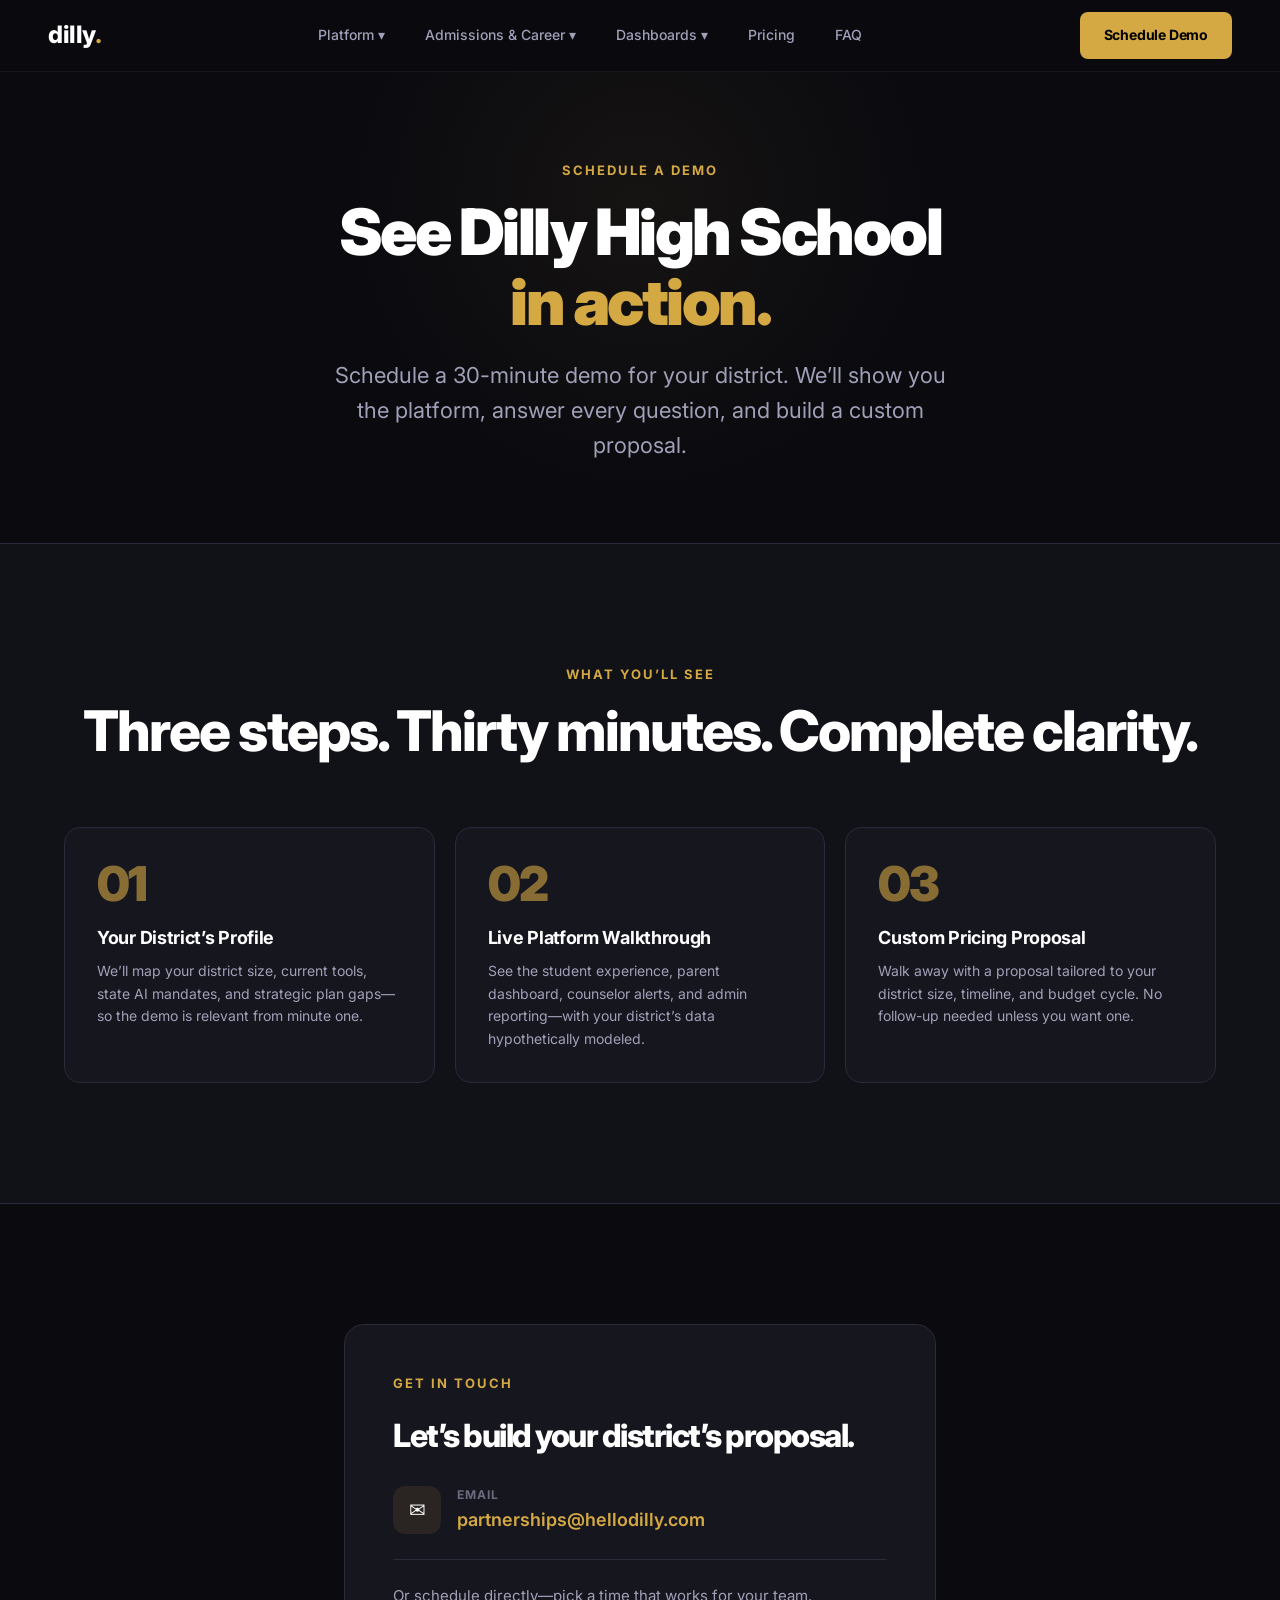
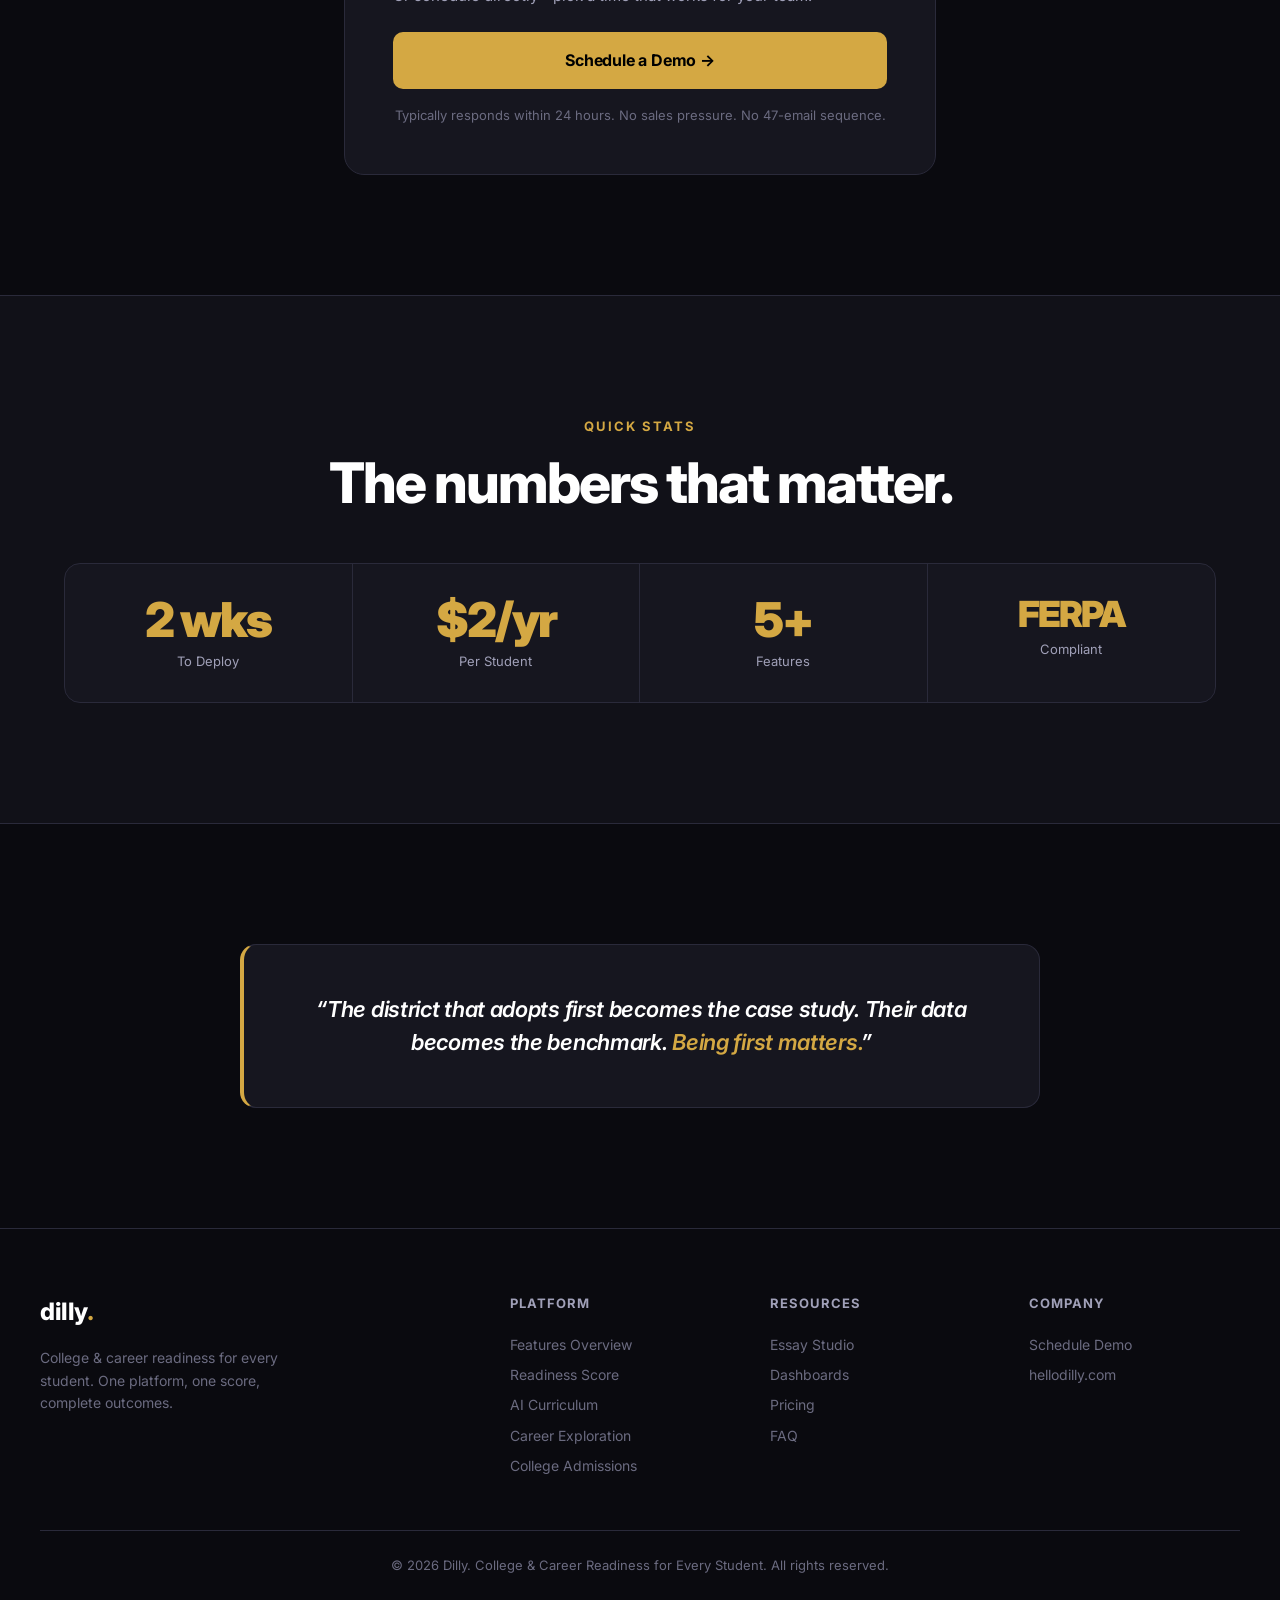
<file: demo.html>
<!DOCTYPE html>
<html lang="en">
<head>
    <meta charset="UTF-8">
    <meta name="viewport" content="width=device-width, initial-scale=1.0">
    <title>Schedule a Demo | Dilly High School</title>
    <link rel="preconnect" href="https://fonts.googleapis.com">
    <link rel="preconnect" href="https://fonts.gstatic.com" crossorigin>
    <link href="https://fonts.googleapis.com/css2?family=Inter:wght@300;400;500;600;700;800;900&display=swap" rel="stylesheet">
    <link rel="stylesheet" href="styles.css">
</head>
<body>

<!-- ===== NAVBAR ===== -->
<nav class="navbar">
    <a href="index.html" class="nav-logo">dilly<span>.</span></a>
    <div class="nav-menu">
        <div class="nav-item">
            Platform &#9662;
            <div class="nav-dropdown">
                <a href="features.html">
                    <span class="dd-label">Features Overview</span>
                    <span class="dd-desc">All 10 features in one view</span>
                </a>
                <a href="readiness-score.html">
                    <span class="dd-label">Career Readiness Score</span>
                    <span class="dd-desc">Smart + Grit + Build dimensions</span>
                </a>
                <a href="ai-curriculum.html">
                    <span class="dd-label">AI Literacy Curriculum</span>
                    <span class="dd-desc">Standards-aligned AI courses</span>
                </a>
                <a href="career-exploration.html">
                    <span class="dd-label">Career Exploration Engine</span>
                    <span class="dd-desc">Industry pathways &amp; labor data</span>
                </a>
            </div>
        </div>
        <div class="nav-item">
            Admissions &amp; Career &#9662;
            <div class="nav-dropdown">
                <a href="college-admissions.html">
                    <span class="dd-label">College Admissions Suite</span>
                    <span class="dd-desc">Match, apply &amp; track</span>
                </a>
                <a href="essay-grading.html">
                    <span class="dd-label">Essay Development Studio</span>
                    <span class="dd-desc">AI-guided essay writing</span>
                </a>
                <a href="features.html#mock">
                    <span class="dd-label">Mock Interview Simulator</span>
                    <span class="dd-desc">Practice with AI interviewers</span>
                </a>
            </div>
        </div>
        <div class="nav-item">
            Dashboards &#9662;
            <div class="nav-dropdown">
                <a href="dashboards.html">
                    <span class="dd-label">Parent Dashboard</span>
                    <span class="dd-desc">Real-time student progress</span>
                </a>
                <a href="dashboards.html">
                    <span class="dd-label">Counselor Dashboard</span>
                    <span class="dd-desc">Caseload analytics &amp; alerts</span>
                </a>
                <a href="dashboards.html">
                    <span class="dd-label">Admin Dashboard</span>
                    <span class="dd-desc">District-wide reporting</span>
                </a>
            </div>
        </div>
        <a href="pricing.html" class="nav-item">Pricing</a>
        <a href="faq.html" class="nav-item">FAQ</a>
    </div>
    <div class="nav-right">
        <a href="demo.html" class="btn btn-primary">Schedule Demo</a>
    </div>
    <button class="mobile-toggle">&#9776;</button>
</nav>

<!-- ===== PAGE HERO ===== -->
<section class="page-hero">
    <div class="container">
        <div class="section-label reveal">Schedule a Demo</div>
        <h1 class="reveal">See Dilly High School<br><span class="gold">in action.</span></h1>
        <p class="hero-sub reveal">
            Schedule a 30-minute demo for your district. We&rsquo;ll show you the platform, answer every question, and build a custom proposal.
        </p>
    </div>
</section>

<!-- ===== WHAT YOU'LL SEE ===== -->
<section class="section section-alt">
    <div class="container">
        <div style="text-align:center; margin-bottom:64px;">
            <div class="section-label reveal">What You&rsquo;ll See</div>
            <h2 class="section-title reveal">Three steps. Thirty minutes. Complete clarity.</h2>
        </div>
        <div class="grid-3 reveal-stagger">
            <!-- Step 1 -->
            <div class="demo-step card card-topline">
                <div class="demo-step-number">01</div>
                <h3>Your District&rsquo;s Profile</h3>
                <p>We&rsquo;ll map your district size, current tools, state AI mandates, and strategic plan gaps&mdash;so the demo is relevant from minute one.</p>
            </div>
            <!-- Step 2 -->
            <div class="demo-step card card-topline">
                <div class="demo-step-number">02</div>
                <h3>Live Platform Walkthrough</h3>
                <p>See the student experience, parent dashboard, counselor alerts, and admin reporting&mdash;with your district&rsquo;s data hypothetically modeled.</p>
            </div>
            <!-- Step 3 -->
            <div class="demo-step card card-topline">
                <div class="demo-step-number">03</div>
                <h3>Custom Pricing Proposal</h3>
                <p>Walk away with a proposal tailored to your district size, timeline, and budget cycle. No follow-up needed unless you want one.</p>
            </div>
        </div>
    </div>
</section>

<!-- ===== CONTACT ===== -->
<section class="section">
    <div class="container" style="max-width:640px;">
        <div class="contact-card reveal">
            <div class="contact-card-inner">
                <div class="section-label">Get in Touch</div>
                <h2 style="font-size:32px; font-weight:800; letter-spacing:-1.5px; margin-bottom:24px;">Let&rsquo;s build your district&rsquo;s proposal.</h2>
                <div class="contact-row">
                    <div class="contact-icon">&#9993;</div>
                    <div>
                        <div class="contact-label">Email</div>
                        <a href="mailto:partnerships@hellodilly.com" class="contact-value">partnerships@hellodilly.com</a>
                    </div>
                </div>
                <div class="contact-divider"></div>
                <p style="color:var(--text-secondary); font-size:15px; margin-bottom:24px;">Or schedule directly&mdash;pick a time that works for your team.</p>
                <a href="mailto:partnerships@hellodilly.com?subject=Demo%20Request%20%E2%80%93%20Dilly%20High%20School" class="btn btn-primary btn-lg" style="width:100%; justify-content:center;">Schedule a Demo &rarr;</a>
                <p class="contact-note">Typically responds within 24 hours. No sales pressure. No 47-email sequence.</p>
            </div>
        </div>
    </div>
</section>

<!-- ===== QUICK STATS ===== -->
<section class="section section-alt">
    <div class="container">
        <div style="text-align:center; margin-bottom:48px;">
            <div class="section-label reveal">Quick Stats</div>
            <h2 class="section-title reveal">The numbers that matter.</h2>
        </div>
        <div class="stat-bar reveal">
            <div class="stat-item">
                <div class="stat-number" data-count="4" data-suffix=" wks">0</div>
                <div class="stat-label">To Deploy</div>
            </div>
            <div class="stat-item">
                <div class="stat-number" data-count="5" data-prefix="$" data-suffix="/yr">0</div>
                <div class="stat-label">Per Student</div>
            </div>
            <div class="stat-item">
                <div class="stat-number" data-count="10" data-suffix="+">0</div>
                <div class="stat-label">Features</div>
            </div>
            <div class="stat-item">
                <div class="stat-number" style="font-size:36px;">FERPA</div>
                <div class="stat-label">Compliant</div>
            </div>
        </div>
    </div>
</section>

<!-- ===== QUOTE ===== -->
<section class="section">
    <div class="container">
        <div class="quote-block reveal">
            <p>&ldquo;The district that adopts first becomes the case study. Their data becomes the benchmark. <span class="quote-gold">Being first matters.</span>&rdquo;</p>
        </div>
    </div>
</section>

<!-- ===== FOOTER ===== -->
<footer class="footer">
    <div class="footer-inner">
        <div class="footer-brand">
            <a href="index.html" class="nav-logo">dilly<span>.</span></a>
            <p>College &amp; career readiness for every student. One platform, one score, complete outcomes.</p>
        </div>
        <div class="footer-col">
            <h4>Platform</h4>
            <a href="features.html">Features Overview</a>
            <a href="readiness-score.html">Readiness Score</a>
            <a href="ai-curriculum.html">AI Curriculum</a>
            <a href="career-exploration.html">Career Exploration</a>
            <a href="college-admissions.html">College Admissions</a>
        </div>
        <div class="footer-col">
            <h4>Resources</h4>
            <a href="essay-grading.html">Essay Studio</a>
            <a href="dashboards.html">Dashboards</a>
            <a href="pricing.html">Pricing</a>
            <a href="faq.html">FAQ</a>
        </div>
        <div class="footer-col">
            <h4>Company</h4>
            <a href="demo.html">Schedule Demo</a>
            <a href="https://hellodilly.com">hellodilly.com</a>
        </div>
    </div>
    <div class="footer-bottom">
        &copy; 2026 Dilly. College &amp; Career Readiness for Every Student. All rights reserved.
    </div>
</footer>

<script src="main.js"></script>
</body>
</html>
</file>
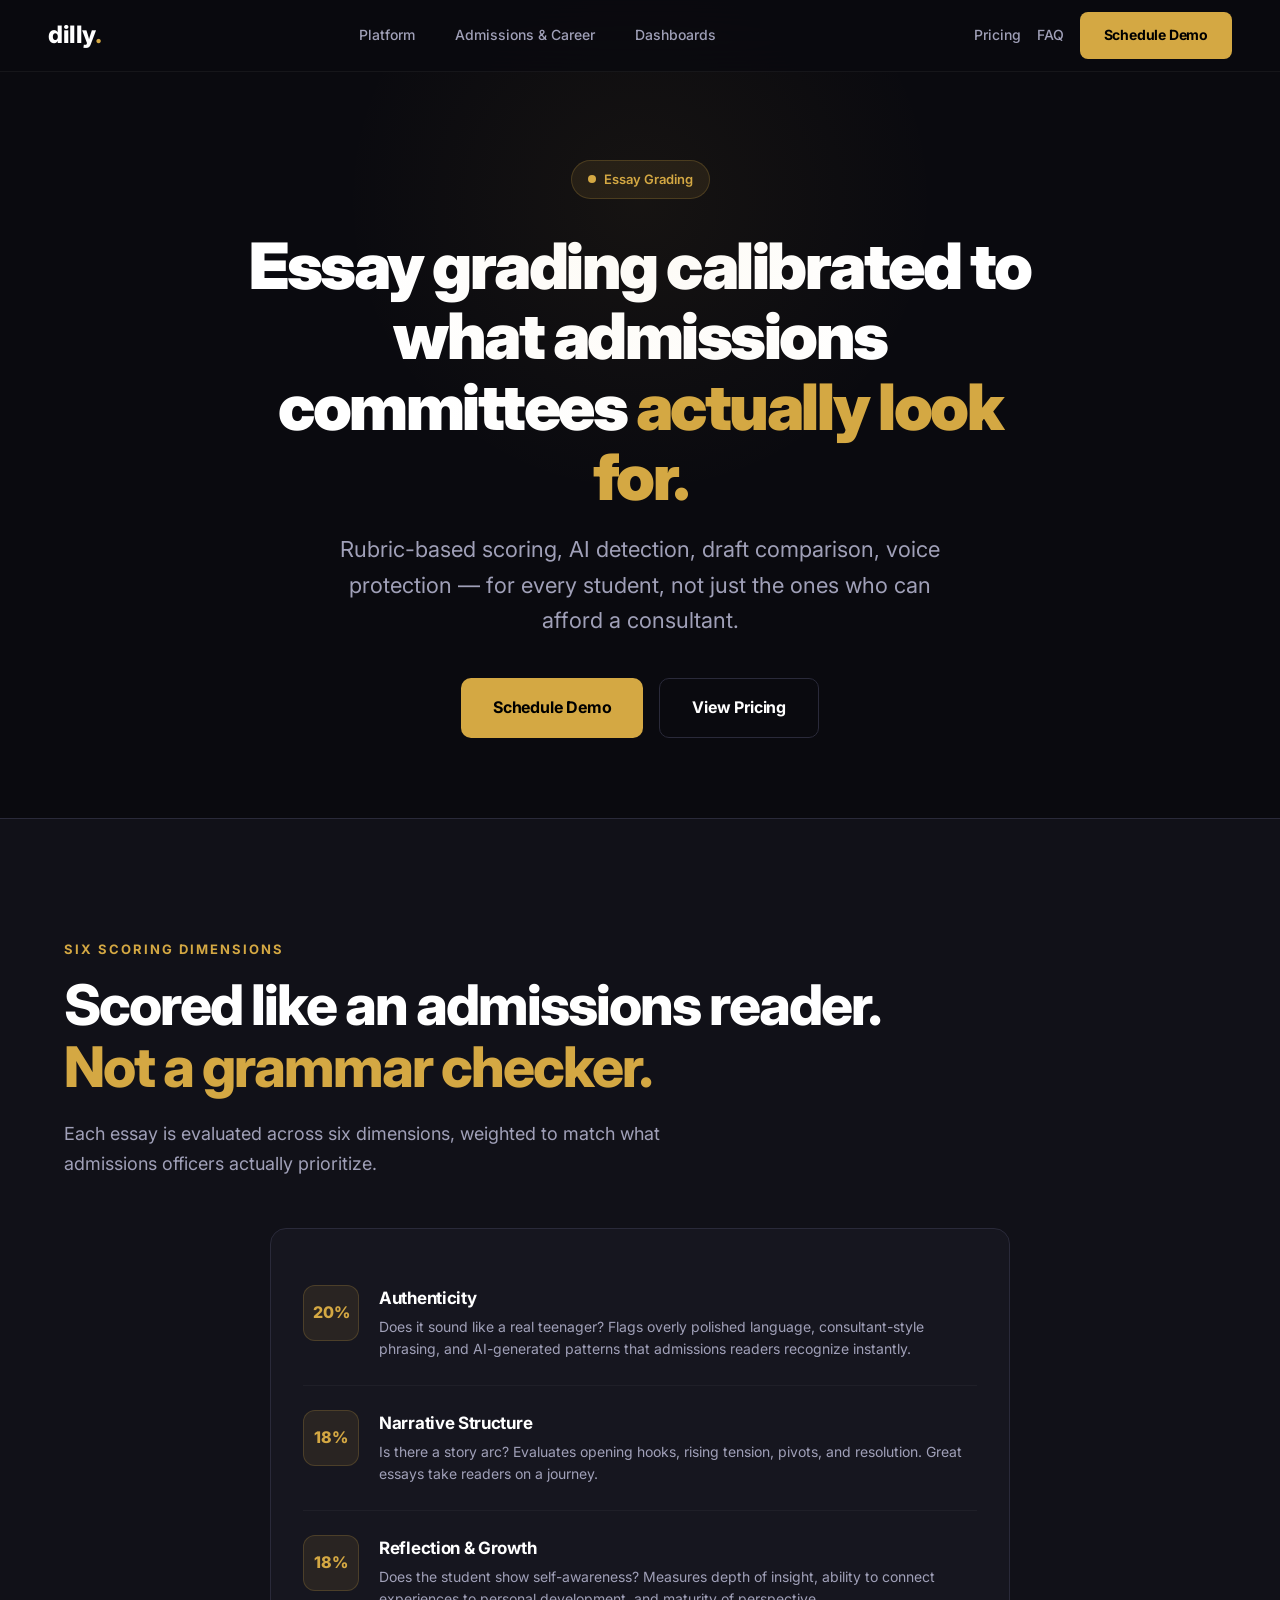
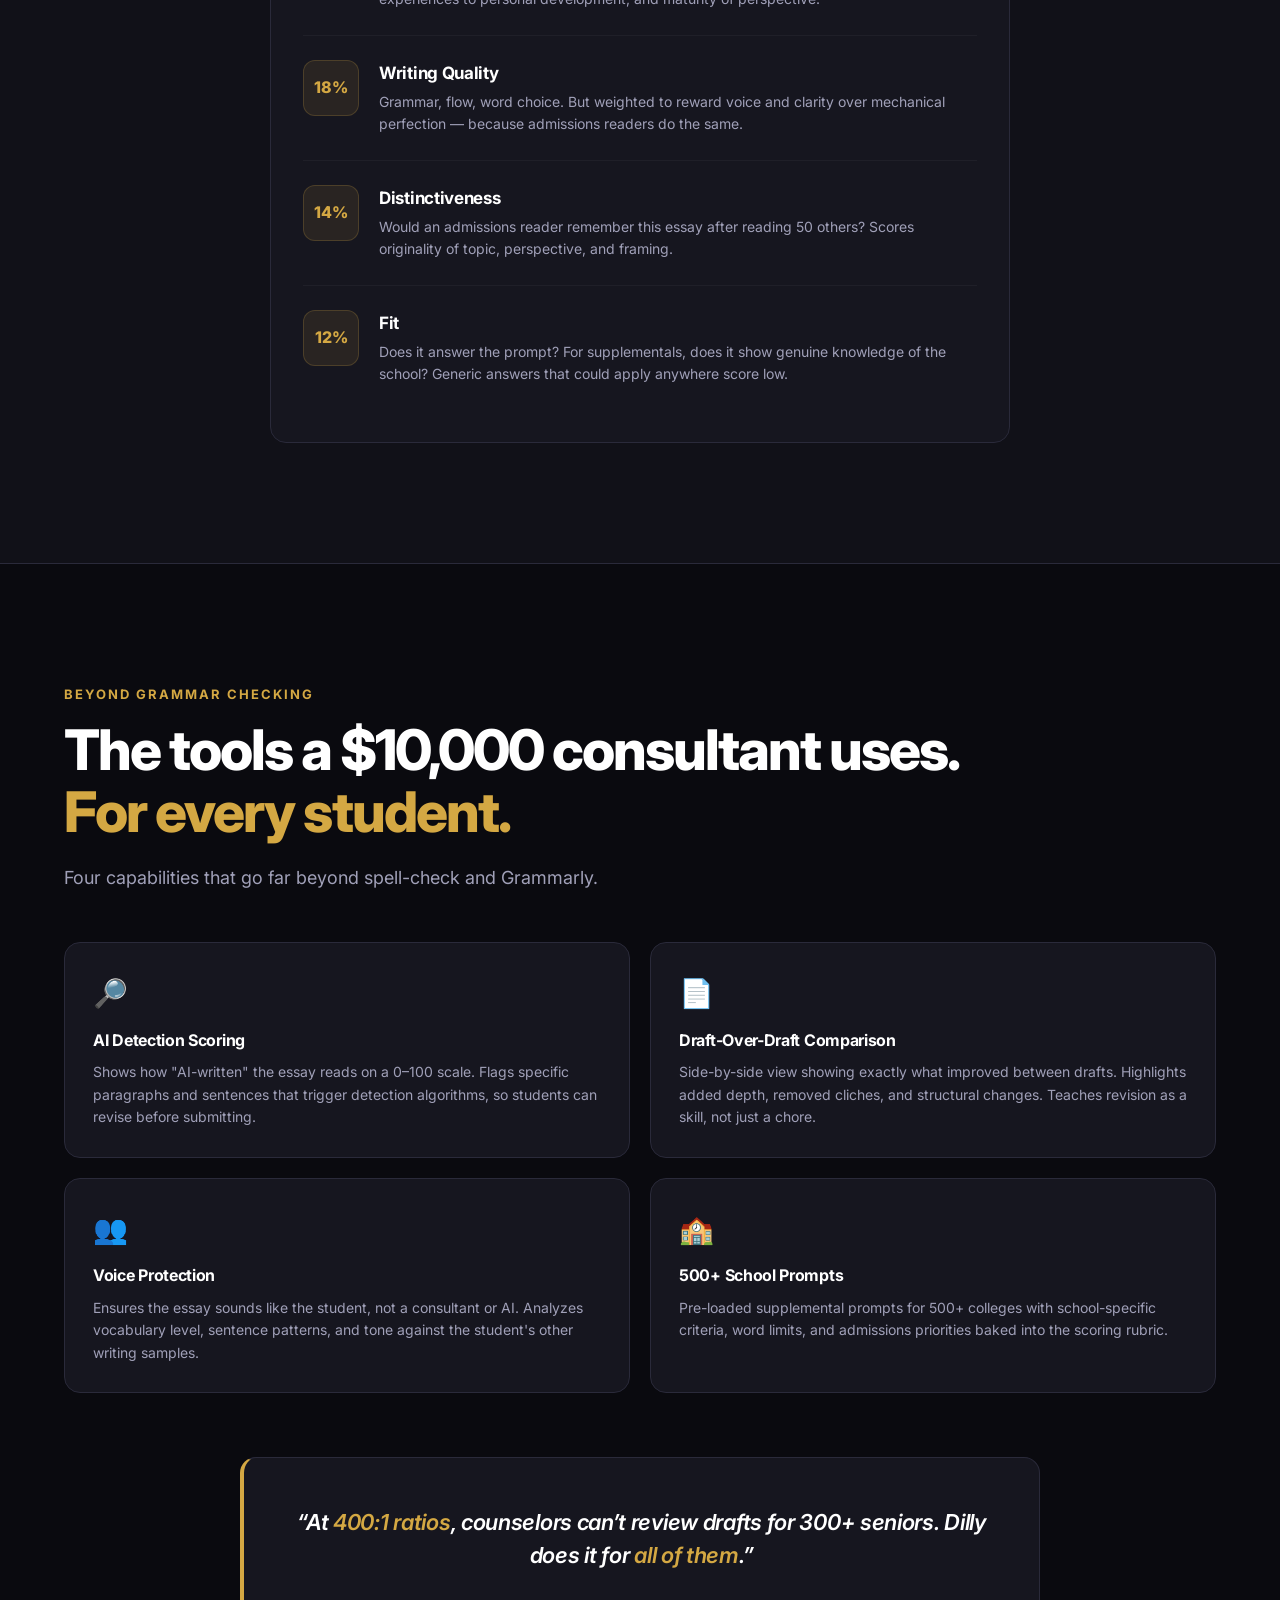
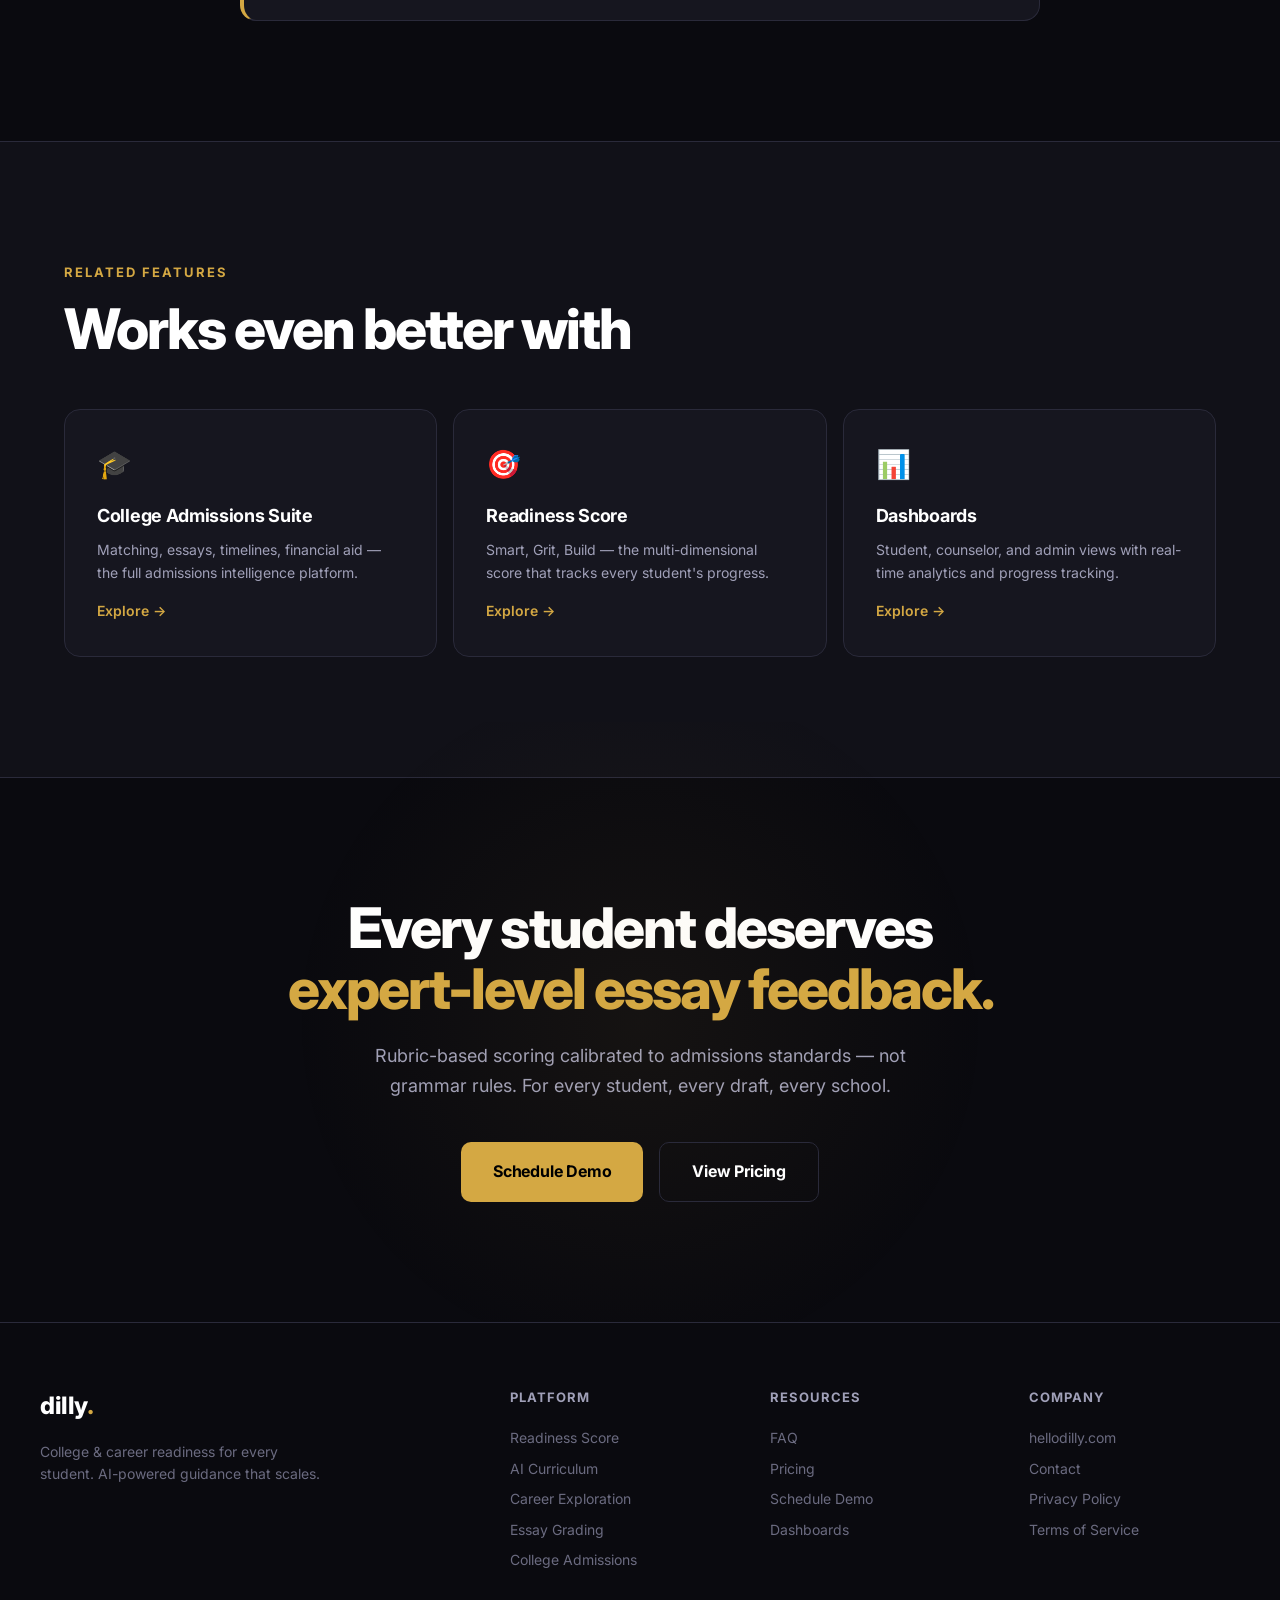
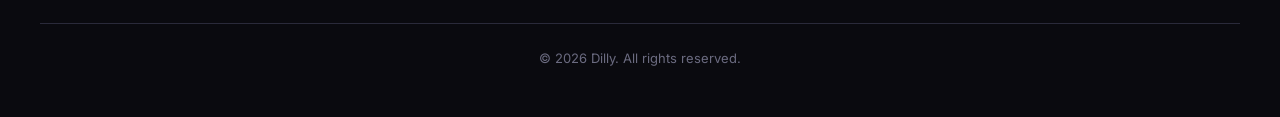
<file: essay-grading.html>
<!DOCTYPE html>
<html lang="en">
<head>
    <meta charset="UTF-8">
    <meta name="viewport" content="width=device-width, initial-scale=1.0">
    <title>Essay Grading | Dilly High School</title>
    <link rel="preconnect" href="https://fonts.googleapis.com">
    <link rel="preconnect" href="https://fonts.gstatic.com" crossorigin>
    <link href="https://fonts.googleapis.com/css2?family=Inter:wght@300;400;500;600;700;800;900&display=swap" rel="stylesheet">
    <link rel="stylesheet" href="styles.css">
    <style>
        /* Page-specific styles */
        .scoring-dim {
            display: flex;
            align-items: flex-start;
            gap: 20px;
            padding: 24px 0;
            border-bottom: 1px solid rgba(255,255,255,0.04);
        }
        .scoring-dim:last-child { border-bottom: none; }
        .scoring-weight {
            flex-shrink: 0;
            width: 56px;
            height: 56px;
            border-radius: 12px;
            background: rgba(212, 168, 67, 0.1);
            border: 1px solid rgba(212, 168, 67, 0.2);
            display: flex;
            align-items: center;
            justify-content: center;
            font-size: 16px;
            font-weight: 800;
            color: var(--gold);
        }
        .scoring-info h3 {
            font-size: 17px;
            font-weight: 700;
            margin-bottom: 4px;
            letter-spacing: -0.3px;
        }
        .scoring-info p {
            font-size: 14px;
            color: var(--text-secondary);
            line-height: 1.6;
        }

        .beyond-card {
            padding: 28px;
        }
        .beyond-card .beyond-icon {
            font-size: 28px;
            margin-bottom: 12px;
            display: block;
        }
        .beyond-card h3 {
            font-size: 16px;
            font-weight: 700;
            margin-bottom: 8px;
            color: var(--text-primary);
        }
        .beyond-card p {
            font-size: 14px;
            color: var(--text-secondary);
            line-height: 1.6;
        }
    </style>
</head>
<body>

<!-- ===== NAVBAR ===== -->
<nav class="navbar">
    <a href="index.html" class="nav-logo">dilly<span>.</span></a>
    <div class="nav-menu">
        <div class="nav-item">
            Platform
            <div class="nav-dropdown">
                <a href="readiness-score.html"><span class="dd-label">Readiness Score</span><span class="dd-desc">Smart, Grit, Build tracking</span></a>
                <a href="ai-curriculum.html"><span class="dd-label">AI Curriculum</span><span class="dd-desc">Standards-aligned course library</span></a>
                <a href="career-exploration.html"><span class="dd-label">Career Exploration</span><span class="dd-desc">Pathway matching &amp; labor data</span></a>
                <a href="essay-grading.html"><span class="dd-label">Essay Grading</span><span class="dd-desc">Rubric-based admissions essays</span></a>
            </div>
        </div>
        <div class="nav-item">
            Admissions &amp; Career
            <div class="nav-dropdown">
                <a href="college-admissions.html"><span class="dd-label">College Admissions Suite</span><span class="dd-desc">Matching, essays, timelines, aid</span></a>
                <a href="career-exploration.html"><span class="dd-label">Career Pathways</span><span class="dd-desc">Industry exploration &amp; readiness</span></a>
            </div>
        </div>
        <div class="nav-item">
            Dashboards
            <div class="nav-dropdown">
                <a href="dashboards.html"><span class="dd-label">Student Dashboard</span><span class="dd-desc">Personal progress &amp; goals</span></a>
                <a href="dashboards.html"><span class="dd-label">Counselor Dashboard</span><span class="dd-desc">Caseload &amp; at-risk alerts</span></a>
                <a href="dashboards.html"><span class="dd-label">Admin Dashboard</span><span class="dd-desc">District-wide analytics</span></a>
            </div>
        </div>
    </div>
    <div class="nav-right">
        <a href="pricing.html" class="nav-link">Pricing</a>
        <a href="faq.html" class="nav-link">FAQ</a>
        <a href="demo.html" class="btn btn-primary">Schedule Demo</a>
    </div>
    <button class="mobile-toggle" aria-label="Toggle menu">&#9776;</button>
</nav>

<!-- ===== PAGE HERO ===== -->
<section class="page-hero">
    <div class="container">
        <div class="hero-badge"><span class="pulse"></span> Essay Grading</div>
        <h1>Essay grading calibrated to what admissions committees <span class="gold">actually look for.</span></h1>
        <p class="hero-sub">Rubric-based scoring, AI detection, draft comparison, voice protection &mdash; for every student, not just the ones who can afford a consultant.</p>
        <div class="hero-ctas">
            <a href="demo.html" class="btn btn-primary btn-lg">Schedule Demo</a>
            <a href="pricing.html" class="btn btn-secondary btn-lg">View Pricing</a>
        </div>
    </div>
</section>

<!-- ===== SIX SCORING DIMENSIONS ===== -->
<section class="section section-alt">
    <div class="container">
        <div class="section-label reveal">Six Scoring Dimensions</div>
        <h2 class="section-title reveal">Scored like an admissions reader.<br><span style="color:var(--gold)">Not a grammar checker.</span></h2>
        <p class="section-desc reveal" style="margin-bottom: 48px;">Each essay is evaluated across six dimensions, weighted to match what admissions officers actually prioritize.</p>

        <div class="card reveal" style="max-width: 740px; margin: 0 auto;">
            <div class="scoring-dim">
                <div class="scoring-weight">20%</div>
                <div class="scoring-info">
                    <h3>Authenticity</h3>
                    <p>Does it sound like a real teenager? Flags overly polished language, consultant-style phrasing, and AI-generated patterns that admissions readers recognize instantly.</p>
                </div>
            </div>
            <div class="scoring-dim">
                <div class="scoring-weight">18%</div>
                <div class="scoring-info">
                    <h3>Narrative Structure</h3>
                    <p>Is there a story arc? Evaluates opening hooks, rising tension, pivots, and resolution. Great essays take readers on a journey.</p>
                </div>
            </div>
            <div class="scoring-dim">
                <div class="scoring-weight">18%</div>
                <div class="scoring-info">
                    <h3>Reflection &amp; Growth</h3>
                    <p>Does the student show self-awareness? Measures depth of insight, ability to connect experiences to personal development, and maturity of perspective.</p>
                </div>
            </div>
            <div class="scoring-dim">
                <div class="scoring-weight">18%</div>
                <div class="scoring-info">
                    <h3>Writing Quality</h3>
                    <p>Grammar, flow, word choice. But weighted to reward voice and clarity over mechanical perfection &mdash; because admissions readers do the same.</p>
                </div>
            </div>
            <div class="scoring-dim">
                <div class="scoring-weight">14%</div>
                <div class="scoring-info">
                    <h3>Distinctiveness</h3>
                    <p>Would an admissions reader remember this essay after reading 50 others? Scores originality of topic, perspective, and framing.</p>
                </div>
            </div>
            <div class="scoring-dim">
                <div class="scoring-weight">12%</div>
                <div class="scoring-info">
                    <h3>Fit</h3>
                    <p>Does it answer the prompt? For supplementals, does it show genuine knowledge of the school? Generic answers that could apply anywhere score low.</p>
                </div>
            </div>
        </div>
    </div>
</section>

<!-- ===== BEYOND GRAMMAR CHECKING ===== -->
<section class="section">
    <div class="container">
        <div class="section-label reveal">Beyond Grammar Checking</div>
        <h2 class="section-title reveal">The tools a $10,000 consultant uses.<br><span style="color:var(--gold)">For every student.</span></h2>
        <p class="section-desc reveal" style="margin-bottom: 48px;">Four capabilities that go far beyond spell-check and Grammarly.</p>

        <div class="grid-2 reveal-stagger">
            <div class="card beyond-card">
                <span class="beyond-icon">&#128270;</span>
                <h3>AI Detection Scoring</h3>
                <p>Shows how "AI-written" the essay reads on a 0&ndash;100 scale. Flags specific paragraphs and sentences that trigger detection algorithms, so students can revise before submitting.</p>
            </div>
            <div class="card beyond-card">
                <span class="beyond-icon">&#128196;</span>
                <h3>Draft-Over-Draft Comparison</h3>
                <p>Side-by-side view showing exactly what improved between drafts. Highlights added depth, removed cliches, and structural changes. Teaches revision as a skill, not just a chore.</p>
            </div>
            <div class="card beyond-card">
                <span class="beyond-icon">&#128101;</span>
                <h3>Voice Protection</h3>
                <p>Ensures the essay sounds like the student, not a consultant or AI. Analyzes vocabulary level, sentence patterns, and tone against the student's other writing samples.</p>
            </div>
            <div class="card beyond-card">
                <span class="beyond-icon">&#127979;</span>
                <h3>500+ School Prompts</h3>
                <p>Pre-loaded supplemental prompts for 500+ colleges with school-specific criteria, word limits, and admissions priorities baked into the scoring rubric.</p>
            </div>
        </div>

        <!-- Quote Block -->
        <div class="quote-block reveal" style="margin-top: 64px;">
            <p>&ldquo;At <span class="quote-gold">400:1 ratios</span>, counselors can&rsquo;t review drafts for 300+ seniors. Dilly does it for <span class="quote-gold">all of them</span>.&rdquo;</p>
        </div>
    </div>
</section>

<!-- ===== RELATED FEATURES ===== -->
<section class="section section-alt">
    <div class="container">
        <div class="section-label reveal">Related Features</div>
        <h2 class="section-title reveal" style="margin-bottom: 48px;">Works even better with</h2>

        <div class="related-grid reveal-stagger">
            <a href="college-admissions.html" class="card card-topline">
                <span class="card-icon">&#127891;</span>
                <h3>College Admissions Suite</h3>
                <p>Matching, essays, timelines, financial aid &mdash; the full admissions intelligence platform.</p>
                <span class="explore-link">Explore &rarr;</span>
            </a>
            <a href="readiness-score.html" class="card card-topline">
                <span class="card-icon">&#127919;</span>
                <h3>Readiness Score</h3>
                <p>Smart, Grit, Build &mdash; the multi-dimensional score that tracks every student's progress.</p>
                <span class="explore-link">Explore &rarr;</span>
            </a>
            <a href="dashboards.html" class="card card-topline">
                <span class="card-icon">&#128202;</span>
                <h3>Dashboards</h3>
                <p>Student, counselor, and admin views with real-time analytics and progress tracking.</p>
                <span class="explore-link">Explore &rarr;</span>
            </a>
        </div>
    </div>
</section>

<!-- ===== CTA ===== -->
<section class="cta-section">
    <div class="container">
        <h2 class="section-title">Every student deserves<br><span style="color:var(--gold)">expert-level essay feedback.</span></h2>
        <p class="section-desc">Rubric-based scoring calibrated to admissions standards &mdash; not grammar rules. For every student, every draft, every school.</p>
        <div class="hero-ctas">
            <a href="demo.html" class="btn btn-primary btn-lg">Schedule Demo</a>
            <a href="pricing.html" class="btn btn-secondary btn-lg">View Pricing</a>
        </div>
    </div>
</section>

<!-- ===== FOOTER ===== -->
<footer class="footer">
    <div class="footer-inner">
        <div class="footer-brand">
            <a href="index.html" class="nav-logo">dilly<span>.</span></a>
            <p>College &amp; career readiness for every student. AI-powered guidance that scales.</p>
        </div>
        <div class="footer-col">
            <h4>Platform</h4>
            <a href="readiness-score.html">Readiness Score</a>
            <a href="ai-curriculum.html">AI Curriculum</a>
            <a href="career-exploration.html">Career Exploration</a>
            <a href="essay-grading.html">Essay Grading</a>
            <a href="college-admissions.html">College Admissions</a>
        </div>
        <div class="footer-col">
            <h4>Resources</h4>
            <a href="faq.html">FAQ</a>
            <a href="pricing.html">Pricing</a>
            <a href="demo.html">Schedule Demo</a>
            <a href="dashboards.html">Dashboards</a>
        </div>
        <div class="footer-col">
            <h4>Company</h4>
            <a href="https://hellodilly.com">hellodilly.com</a>
            <a href="mailto:partnerships@hellodilly.com">Contact</a>
            <a href="#">Privacy Policy</a>
            <a href="#">Terms of Service</a>
        </div>
    </div>
    <div class="footer-bottom">
        &copy; 2026 Dilly. All rights reserved.
    </div>
</footer>

<script src="main.js"></script>
</body>
</html>
</file>
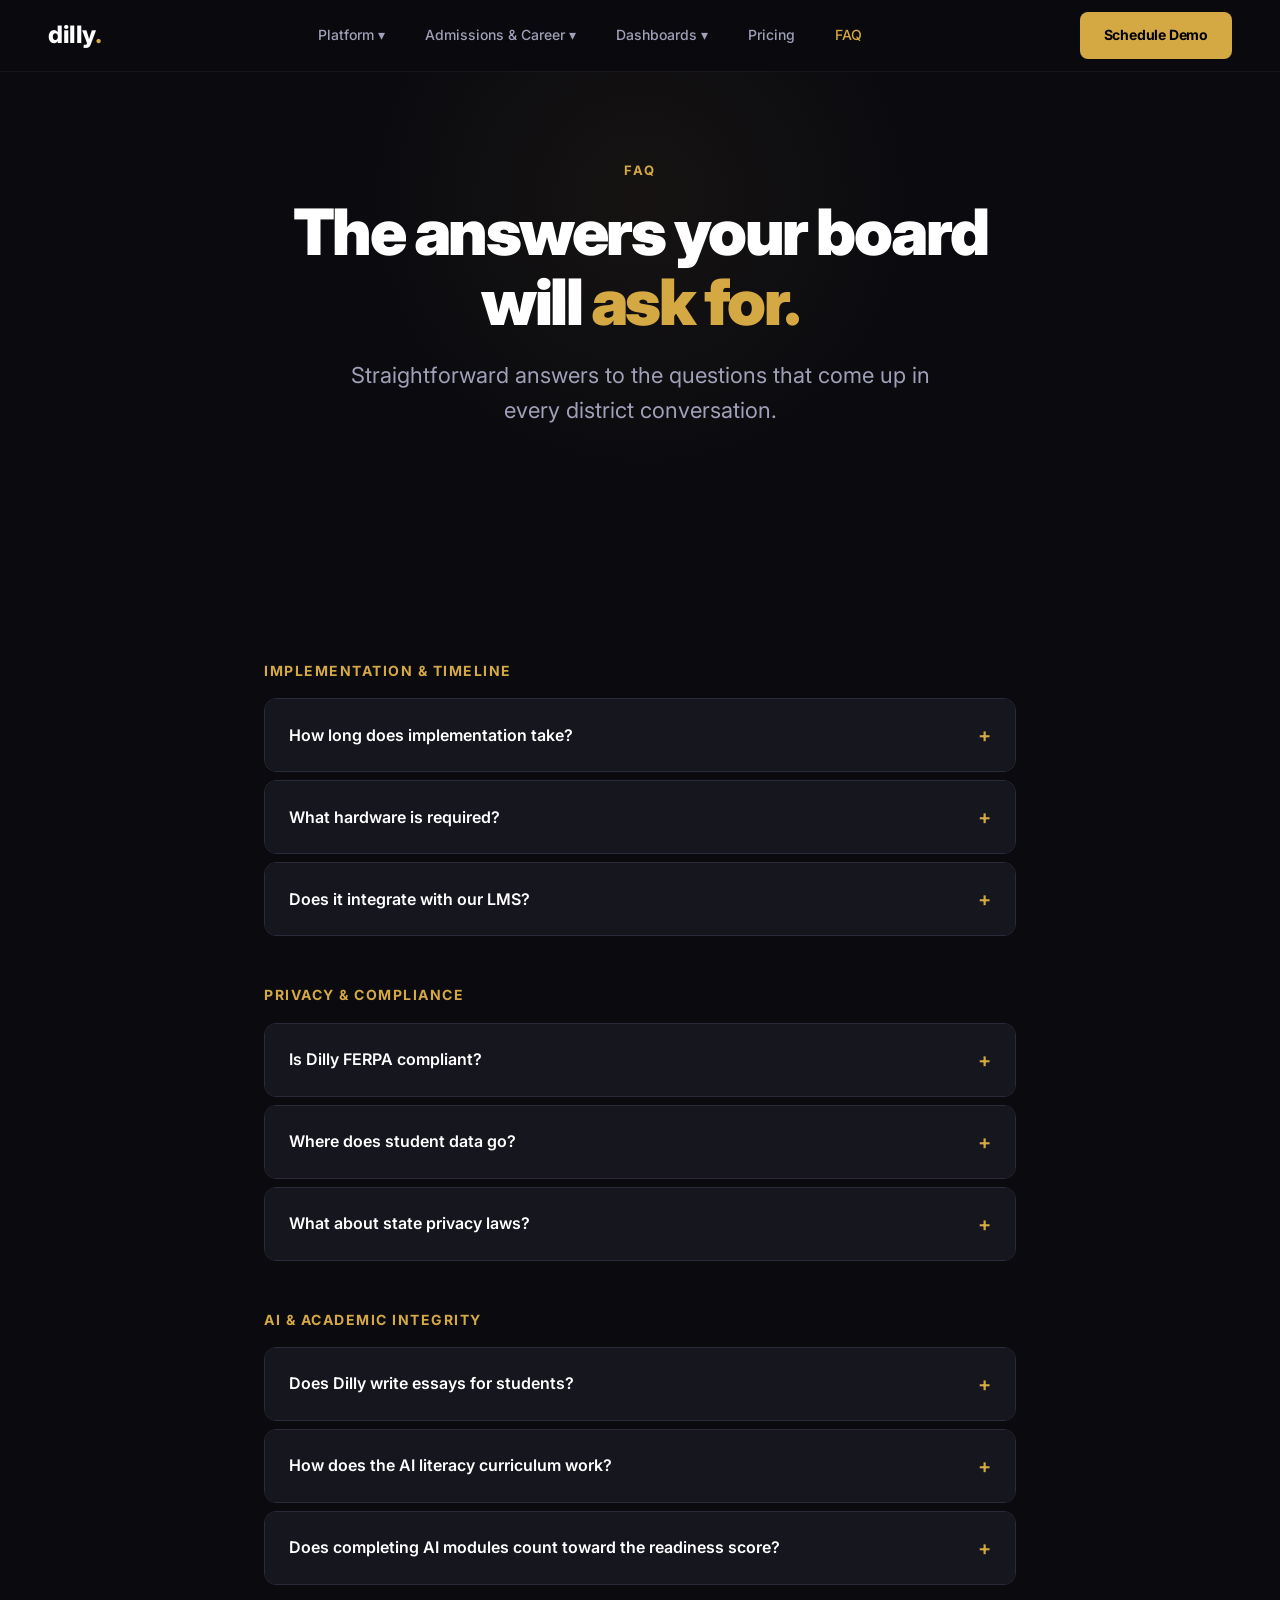
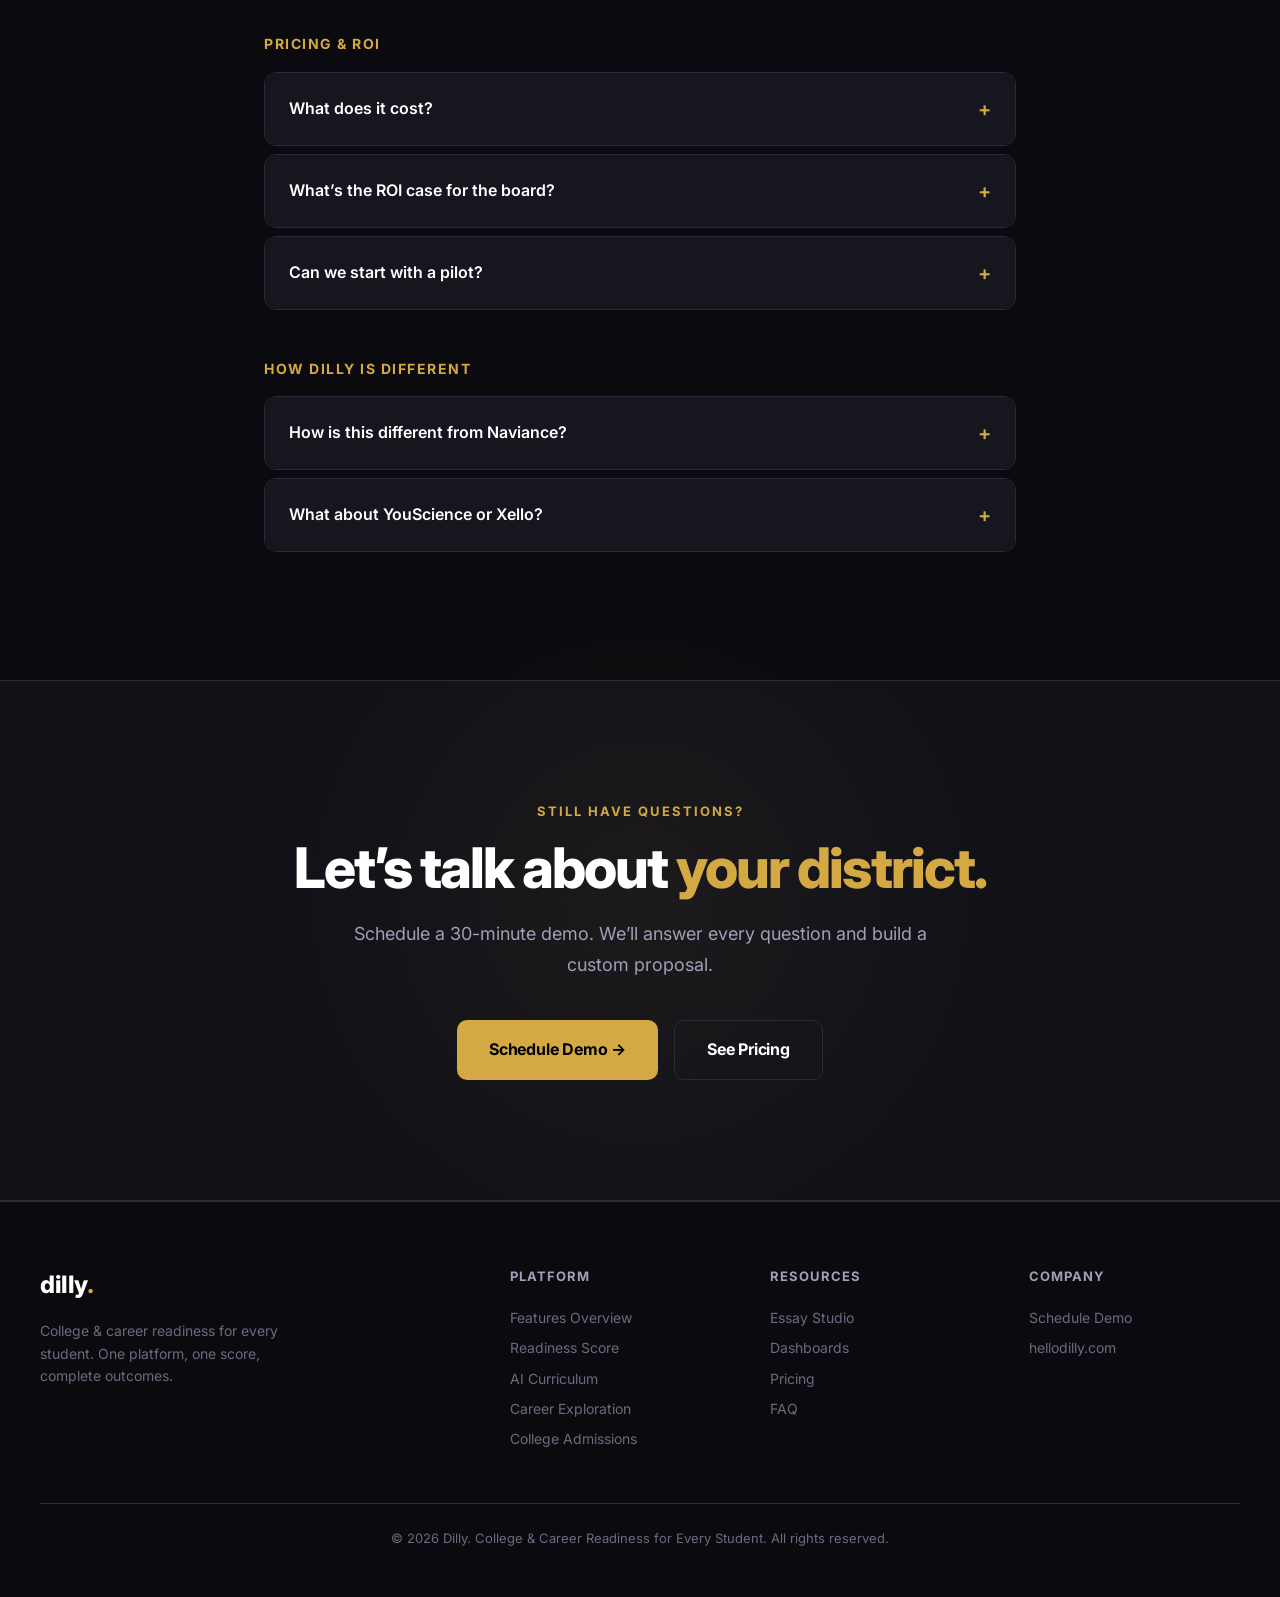
<file: faq.html>
<!DOCTYPE html>
<html lang="en">
<head>
    <meta charset="UTF-8">
    <meta name="viewport" content="width=device-width, initial-scale=1.0">
    <title>FAQ | Dilly High School</title>
    <link rel="preconnect" href="https://fonts.googleapis.com">
    <link rel="preconnect" href="https://fonts.gstatic.com" crossorigin>
    <link href="https://fonts.googleapis.com/css2?family=Inter:wght@300;400;500;600;700;800;900&display=swap" rel="stylesheet">
    <link rel="stylesheet" href="styles.css">
</head>
<body>

<!-- ===== NAVBAR ===== -->
<nav class="navbar">
    <a href="index.html" class="nav-logo">dilly<span>.</span></a>
    <div class="nav-menu">
        <div class="nav-item">
            Platform &#9662;
            <div class="nav-dropdown">
                <a href="features.html">
                    <span class="dd-label">Features Overview</span>
                    <span class="dd-desc">All 10 features in one view</span>
                </a>
                <a href="readiness-score.html">
                    <span class="dd-label">Career Readiness Score</span>
                    <span class="dd-desc">Smart + Grit + Build dimensions</span>
                </a>
                <a href="ai-curriculum.html">
                    <span class="dd-label">AI Literacy Curriculum</span>
                    <span class="dd-desc">Standards-aligned AI courses</span>
                </a>
                <a href="career-exploration.html">
                    <span class="dd-label">Career Exploration Engine</span>
                    <span class="dd-desc">Industry pathways &amp; labor data</span>
                </a>
            </div>
        </div>
        <div class="nav-item">
            Admissions &amp; Career &#9662;
            <div class="nav-dropdown">
                <a href="college-admissions.html">
                    <span class="dd-label">College Admissions Suite</span>
                    <span class="dd-desc">Match, apply &amp; track</span>
                </a>
                <a href="essay-grading.html">
                    <span class="dd-label">Essay Development Studio</span>
                    <span class="dd-desc">AI-guided essay writing</span>
                </a>
                <a href="features.html#mock">
                    <span class="dd-label">Mock Interview Simulator</span>
                    <span class="dd-desc">Practice with AI interviewers</span>
                </a>
            </div>
        </div>
        <div class="nav-item">
            Dashboards &#9662;
            <div class="nav-dropdown">
                <a href="dashboards.html">
                    <span class="dd-label">Parent Dashboard</span>
                    <span class="dd-desc">Real-time student progress</span>
                </a>
                <a href="dashboards.html">
                    <span class="dd-label">Counselor Dashboard</span>
                    <span class="dd-desc">Caseload analytics &amp; alerts</span>
                </a>
                <a href="dashboards.html">
                    <span class="dd-label">Admin Dashboard</span>
                    <span class="dd-desc">District-wide reporting</span>
                </a>
            </div>
        </div>
        <a href="pricing.html" class="nav-item">Pricing</a>
        <a href="faq.html" class="nav-item active">FAQ</a>
    </div>
    <div class="nav-right">
        <a href="demo.html" class="btn btn-primary">Schedule Demo</a>
    </div>
    <button class="mobile-toggle">&#9776;</button>
</nav>

<!-- ===== PAGE HERO ===== -->
<section class="page-hero">
    <div class="container">
        <div class="section-label reveal">FAQ</div>
        <h1 class="reveal">The answers your board<br>will <span class="gold">ask for.</span></h1>
        <p class="hero-sub reveal">
            Straightforward answers to the questions that come up in every district conversation.
        </p>
    </div>
</section>

<!-- ===== FAQ ACCORDION ===== -->
<section class="section">
    <div class="container" style="max-width:800px;">
        <div class="accordion-group">

            <!-- Category: Implementation & Timeline -->
            <div class="accordion-category reveal">Implementation &amp; Timeline</div>

            <div class="accordion-item reveal">
                <div class="accordion-header">
                    How long does implementation take?
                    <span class="accordion-icon">+</span>
                </div>
                <div class="accordion-body">
                    <div class="accordion-body-inner">
                        4 weeks from contract to classroom. Week 1&ndash;2: SSO/LMS setup and configuration. Week 3: Staff training and onboarding. Week 4: Student onboarding and go-live.
                    </div>
                </div>
            </div>

            <div class="accordion-item reveal">
                <div class="accordion-header">
                    What hardware is required?
                    <span class="accordion-icon">+</span>
                </div>
                <div class="accordion-body">
                    <div class="accordion-body-inner">
                        None. Dilly runs on existing student devices&mdash;phones, tablets, and laptops. No additional infrastructure, servers, or hardware purchases required.
                    </div>
                </div>
            </div>

            <div class="accordion-item reveal">
                <div class="accordion-header">
                    Does it integrate with our LMS?
                    <span class="accordion-icon">+</span>
                </div>
                <div class="accordion-body">
                    <div class="accordion-body-inner">
                        Yes. SSO and LMS integration is available at District tier and above. Dilly works with Canvas, Schoology, Google Classroom, and others. Setup typically takes less than a week.
                    </div>
                </div>
            </div>

            <!-- Category: Privacy & Compliance -->
            <div class="accordion-category reveal">Privacy &amp; Compliance</div>

            <div class="accordion-item reveal">
                <div class="accordion-header">
                    Is Dilly FERPA compliant?
                    <span class="accordion-icon">+</span>
                </div>
                <div class="accordion-body">
                    <div class="accordion-body-inner">
                        Yes. Student education records are controlled by the district. Dilly acts as a school official under a signed Data Privacy Agreement (DPA). No data is shared with third parties.
                    </div>
                </div>
            </div>

            <div class="accordion-item reveal">
                <div class="accordion-header">
                    Where does student data go?
                    <span class="accordion-icon">+</span>
                </div>
                <div class="accordion-body">
                    <div class="accordion-body-inner">
                        Core AI features run on the student&rsquo;s device. Essays and scoring happen locally. This is architecturally provable, not just a policy promise. Data minimization by design.
                    </div>
                </div>
            </div>

            <div class="accordion-item reveal">
                <div class="accordion-header">
                    What about state privacy laws?
                    <span class="accordion-icon">+</span>
                </div>
                <div class="accordion-body">
                    <div class="accordion-body-inner">
                        Dilly is compliant with California (CalOPPA, CCPA), New York (Ed Law 2-d), Illinois (SOPPA), Colorado, Virginia, and Connecticut privacy frameworks.
                    </div>
                </div>
            </div>

            <!-- Category: AI & Academic Integrity -->
            <div class="accordion-category reveal">AI &amp; Academic Integrity</div>

            <div class="accordion-item reveal">
                <div class="accordion-header">
                    Does Dilly write essays for students?
                    <span class="accordion-icon">+</span>
                </div>
                <div class="accordion-body">
                    <div class="accordion-body-inner">
                        No. Dilly grades essays and provides feedback. It helps students write better&mdash;not write for them. AI detection scoring on every essay flags potential integrity issues before they become problems.
                    </div>
                </div>
            </div>

            <div class="accordion-item reveal">
                <div class="accordion-header">
                    How does the AI literacy curriculum work?
                    <span class="accordion-icon">+</span>
                </div>
                <div class="accordion-body">
                    <div class="accordion-body-inner">
                        A 4-year grade-banded curriculum covering grades 9&ndash;12. 32 modules total, 56 hours of instruction. Aligned with AI4K12 and CSTA standards. Runs on student devices. Includes quizzes, exercises, and teacher guides.
                    </div>
                </div>
            </div>

            <div class="accordion-item reveal">
                <div class="accordion-header">
                    Does completing AI modules count toward the readiness score?
                    <span class="accordion-icon">+</span>
                </div>
                <div class="accordion-body">
                    <div class="accordion-body-inner">
                        Yes. AI literacy completion directly improves the Build dimension of the Career Readiness Score&mdash;creating a visible incentive for students to engage with the curriculum.
                    </div>
                </div>
            </div>

            <!-- Category: Pricing & ROI -->
            <div class="accordion-category reveal">Pricing &amp; ROI</div>

            <div class="accordion-item reveal">
                <div class="accordion-header">
                    What does it cost?
                    <span class="accordion-icon">+</span>
                </div>
                <div class="accordion-body">
                    <div class="accordion-body-inner">
                        $5&ndash;8 per student per year depending on district size. A 30,000-student district pays approximately $100K per year&mdash;less than 1 counselor salary. See <a href="pricing.html" style="color:var(--gold);">Pricing</a> for full details.
                    </div>
                </div>
            </div>

            <div class="accordion-item reveal">
                <div class="accordion-header">
                    What&rsquo;s the ROI case for the board?
                    <span class="accordion-icon">+</span>
                </div>
                <div class="accordion-body">
                    <div class="accordion-body-inner">
                        Quarterly metrics include: readiness score improvements, AI literacy completion rates, college application rates, parent engagement, counselor time saved, and equity gap reduction. One-click accreditation-ready reports make board presentations effortless.
                    </div>
                </div>
            </div>

            <div class="accordion-item reveal">
                <div class="accordion-header">
                    Can we start with a pilot?
                    <span class="accordion-icon">+</span>
                </div>
                <div class="accordion-body">
                    <div class="accordion-body-inner">
                        Yes. The Pilot tier covers up to 500 students at $8 per student. Full platform access from day one. Upgrade to Standard, District, or Enterprise anytime as you scale.
                    </div>
                </div>
            </div>

            <!-- Category: How Dilly Is Different -->
            <div class="accordion-category reveal">How Dilly Is Different</div>

            <div class="accordion-item reveal">
                <div class="accordion-header">
                    How is this different from Naviance?
                    <span class="accordion-icon">+</span>
                </div>
                <div class="accordion-body">
                    <div class="accordion-body-inner">
                        Naviance does college matching but doesn&rsquo;t score readiness, doesn&rsquo;t teach AI literacy, doesn&rsquo;t grade essays, and doesn&rsquo;t run AI on-device. Dilly does all four in one platform.
                    </div>
                </div>
            </div>

            <div class="accordion-item reveal">
                <div class="accordion-header">
                    What about YouScience or Xello?
                    <span class="accordion-icon">+</span>
                </div>
                <div class="accordion-body">
                    <div class="accordion-body-inner">
                        YouScience does aptitude testing but nothing ongoing. Xello does career exploration but has no AI, no scoring, and no essay grading. No single platform does what Dilly does&mdash;readiness scoring, AI literacy, essay development, career exploration, and college admissions in one system.
                    </div>
                </div>
            </div>

        </div>
    </div>
</section>

<!-- ===== CTA ===== -->
<section class="cta-section section-alt">
    <div class="container">
        <div class="section-label reveal">Still Have Questions?</div>
        <h2 class="section-title reveal">Let&rsquo;s talk about <span class="gold">your district.</span></h2>
        <p class="section-desc reveal" style="margin:0 auto 40px;">
            Schedule a 30-minute demo. We&rsquo;ll answer every question and build a custom proposal.
        </p>
        <div class="hero-ctas reveal">
            <a href="demo.html" class="btn btn-primary btn-lg">Schedule Demo &rarr;</a>
            <a href="pricing.html" class="btn btn-secondary btn-lg">See Pricing</a>
        </div>
    </div>
</section>

<!-- ===== FOOTER ===== -->
<footer class="footer">
    <div class="footer-inner">
        <div class="footer-brand">
            <a href="index.html" class="nav-logo">dilly<span>.</span></a>
            <p>College &amp; career readiness for every student. One platform, one score, complete outcomes.</p>
        </div>
        <div class="footer-col">
            <h4>Platform</h4>
            <a href="features.html">Features Overview</a>
            <a href="readiness-score.html">Readiness Score</a>
            <a href="ai-curriculum.html">AI Curriculum</a>
            <a href="career-exploration.html">Career Exploration</a>
            <a href="college-admissions.html">College Admissions</a>
        </div>
        <div class="footer-col">
            <h4>Resources</h4>
            <a href="essay-grading.html">Essay Studio</a>
            <a href="dashboards.html">Dashboards</a>
            <a href="pricing.html">Pricing</a>
            <a href="faq.html">FAQ</a>
        </div>
        <div class="footer-col">
            <h4>Company</h4>
            <a href="demo.html">Schedule Demo</a>
            <a href="https://hellodilly.com">hellodilly.com</a>
        </div>
    </div>
    <div class="footer-bottom">
        &copy; 2026 Dilly. College &amp; Career Readiness for Every Student. All rights reserved.
    </div>
</footer>

<script src="main.js"></script>
</body>
</html>
</file>
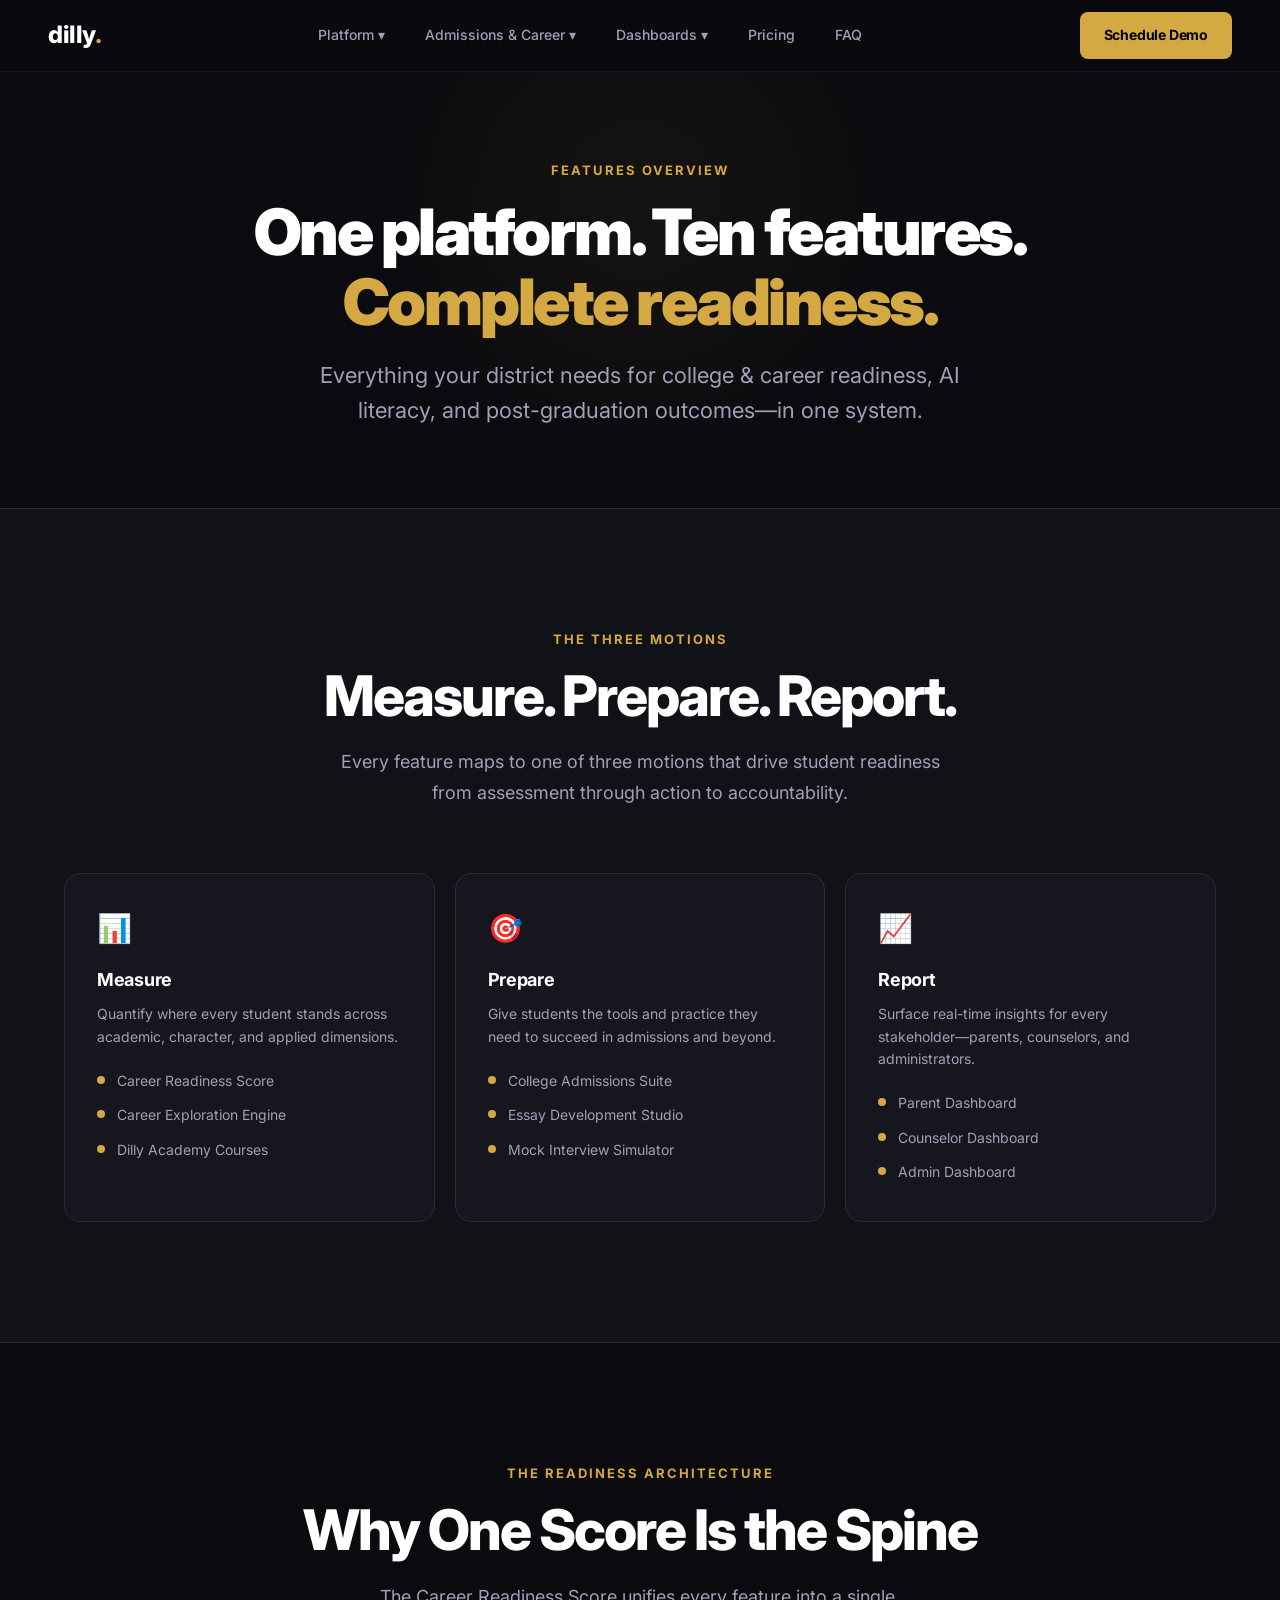
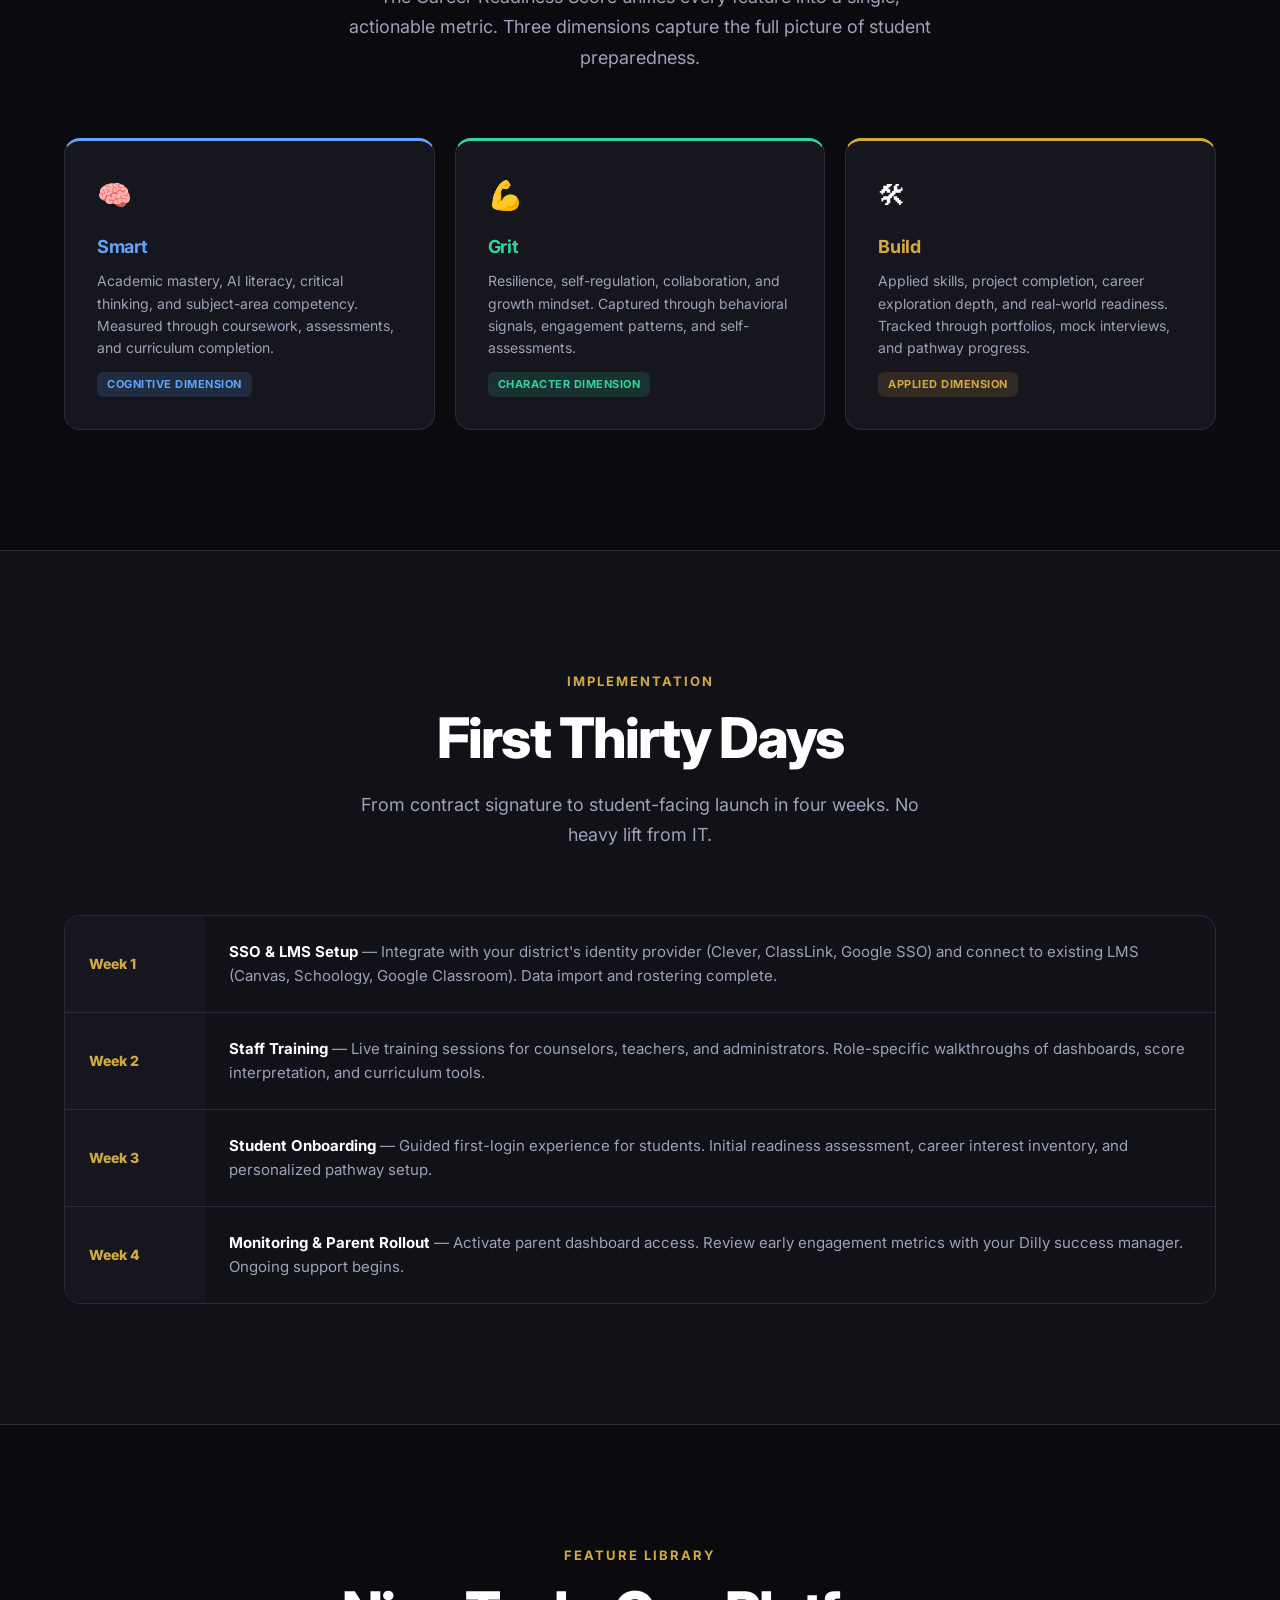
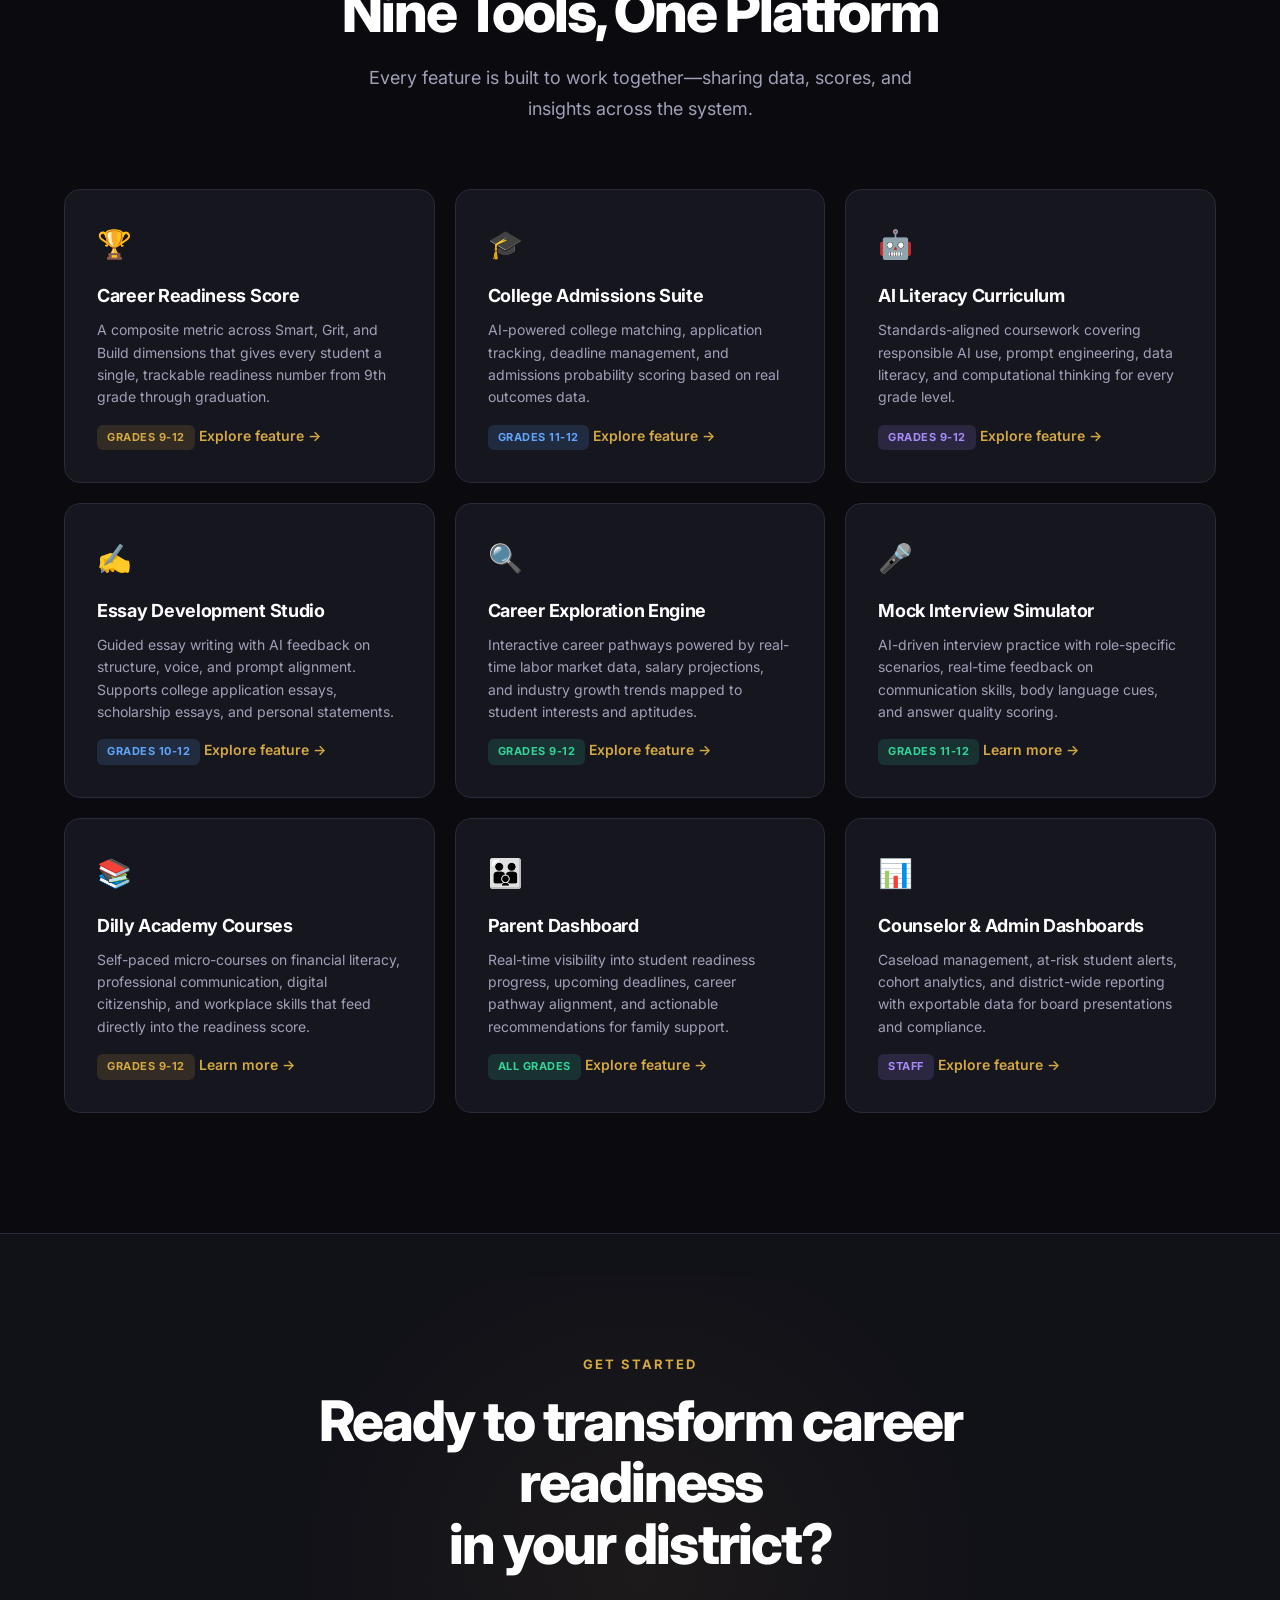
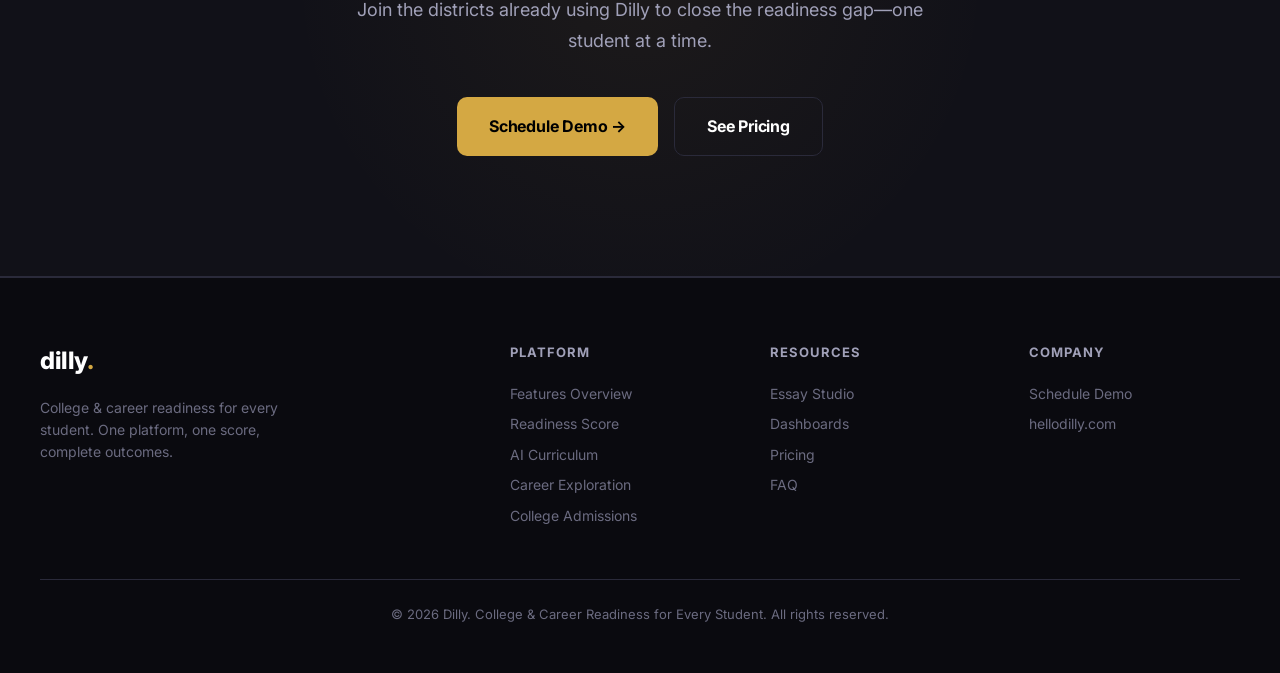
<file: features.html>
<!DOCTYPE html>
<html lang="en">
<head>
    <meta charset="UTF-8">
    <meta name="viewport" content="width=device-width, initial-scale=1.0">
    <title>Features Overview | Dilly High School</title>
    <link rel="preconnect" href="https://fonts.googleapis.com">
    <link rel="preconnect" href="https://fonts.gstatic.com" crossorigin>
    <link href="https://fonts.googleapis.com/css2?family=Inter:wght@300;400;500;600;700;800;900&display=swap" rel="stylesheet">
    <link rel="stylesheet" href="styles.css">
</head>
<body>

<!-- ===== NAVBAR ===== -->
<nav class="navbar">
    <a href="index.html" class="nav-logo">dilly<span>.</span></a>
    <div class="nav-menu">
        <div class="nav-item">
            Platform &#9662;
            <div class="nav-dropdown">
                <a href="features.html">
                    <span class="dd-label">Features Overview</span>
                    <span class="dd-desc">All 10 features in one view</span>
                </a>
                <a href="readiness-score.html">
                    <span class="dd-label">Career Readiness Score</span>
                    <span class="dd-desc">Smart + Grit + Build dimensions</span>
                </a>
                <a href="ai-curriculum.html">
                    <span class="dd-label">AI Literacy Curriculum</span>
                    <span class="dd-desc">Standards-aligned AI courses</span>
                </a>
                <a href="career-exploration.html">
                    <span class="dd-label">Career Exploration Engine</span>
                    <span class="dd-desc">Industry pathways &amp; labor data</span>
                </a>
            </div>
        </div>
        <div class="nav-item">
            Admissions &amp; Career &#9662;
            <div class="nav-dropdown">
                <a href="college-admissions.html">
                    <span class="dd-label">College Admissions Suite</span>
                    <span class="dd-desc">Match, apply &amp; track</span>
                </a>
                <a href="essay-grading.html">
                    <span class="dd-label">Essay Development Studio</span>
                    <span class="dd-desc">AI-guided essay writing</span>
                </a>
                <a href="features.html#mock">
                    <span class="dd-label">Mock Interview Simulator</span>
                    <span class="dd-desc">Practice with AI interviewers</span>
                </a>
            </div>
        </div>
        <div class="nav-item">
            Dashboards &#9662;
            <div class="nav-dropdown">
                <a href="dashboards.html">
                    <span class="dd-label">Parent Dashboard</span>
                    <span class="dd-desc">Real-time student progress</span>
                </a>
                <a href="dashboards.html">
                    <span class="dd-label">Counselor Dashboard</span>
                    <span class="dd-desc">Caseload analytics &amp; alerts</span>
                </a>
                <a href="dashboards.html">
                    <span class="dd-label">Admin Dashboard</span>
                    <span class="dd-desc">District-wide reporting</span>
                </a>
            </div>
        </div>
        <a href="pricing.html" class="nav-item">Pricing</a>
        <a href="faq.html" class="nav-item">FAQ</a>
    </div>
    <div class="nav-right">
        <a href="demo.html" class="btn btn-primary">Schedule Demo</a>
    </div>
    <button class="mobile-toggle">&#9776;</button>
</nav>

<!-- ===== PAGE HERO ===== -->
<section class="page-hero">
    <div class="container">
        <div class="section-label reveal">Features Overview</div>
        <h1 class="reveal">One platform. Ten features.<br><span class="gold">Complete readiness.</span></h1>
        <p class="hero-sub reveal">
            Everything your district needs for college &amp; career readiness, AI literacy,
            and post-graduation outcomes&mdash;in one system.
        </p>
    </div>
</section>

<!-- ===== THREE MOTIONS ===== -->
<section class="section section-alt">
    <div class="container">
        <div style="text-align:center; margin-bottom:64px;">
            <div class="section-label reveal">The Three Motions</div>
            <h2 class="section-title reveal">Measure. Prepare. Report.</h2>
            <p class="section-desc reveal" style="margin:0 auto;">
                Every feature maps to one of three motions that drive student readiness from assessment through action to accountability.
            </p>
        </div>
        <div class="grid-3 reveal-stagger">
            <!-- Measure -->
            <div class="card card-topline">
                <span class="card-icon">&#128202;</span>
                <h3>Measure</h3>
                <p>Quantify where every student stands across academic, character, and applied dimensions.</p>
                <ul style="list-style:none; margin-top:16px;">
                    <li style="padding:6px 0 6px 20px; position:relative; font-size:14px; color:var(--text-secondary);">
                        <span style="position:absolute;left:0;top:12px;width:8px;height:8px;border-radius:50%;background:var(--gold);"></span>
                        Career Readiness Score
                    </li>
                    <li style="padding:6px 0 6px 20px; position:relative; font-size:14px; color:var(--text-secondary);">
                        <span style="position:absolute;left:0;top:12px;width:8px;height:8px;border-radius:50%;background:var(--gold);"></span>
                        Career Exploration Engine
                    </li>
                    <li style="padding:6px 0 6px 20px; position:relative; font-size:14px; color:var(--text-secondary);">
                        <span style="position:absolute;left:0;top:12px;width:8px;height:8px;border-radius:50%;background:var(--gold);"></span>
                        Dilly Academy Courses
                    </li>
                </ul>
            </div>
            <!-- Prepare -->
            <div class="card card-topline">
                <span class="card-icon">&#127919;</span>
                <h3>Prepare</h3>
                <p>Give students the tools and practice they need to succeed in admissions and beyond.</p>
                <ul style="list-style:none; margin-top:16px;">
                    <li style="padding:6px 0 6px 20px; position:relative; font-size:14px; color:var(--text-secondary);">
                        <span style="position:absolute;left:0;top:12px;width:8px;height:8px;border-radius:50%;background:var(--gold);"></span>
                        College Admissions Suite
                    </li>
                    <li style="padding:6px 0 6px 20px; position:relative; font-size:14px; color:var(--text-secondary);">
                        <span style="position:absolute;left:0;top:12px;width:8px;height:8px;border-radius:50%;background:var(--gold);"></span>
                        Essay Development Studio
                    </li>
                    <li style="padding:6px 0 6px 20px; position:relative; font-size:14px; color:var(--text-secondary);">
                        <span style="position:absolute;left:0;top:12px;width:8px;height:8px;border-radius:50%;background:var(--gold);"></span>
                        Mock Interview Simulator
                    </li>
                </ul>
            </div>
            <!-- Report -->
            <div class="card card-topline">
                <span class="card-icon">&#128200;</span>
                <h3>Report</h3>
                <p>Surface real-time insights for every stakeholder&mdash;parents, counselors, and administrators.</p>
                <ul style="list-style:none; margin-top:16px;">
                    <li style="padding:6px 0 6px 20px; position:relative; font-size:14px; color:var(--text-secondary);">
                        <span style="position:absolute;left:0;top:12px;width:8px;height:8px;border-radius:50%;background:var(--gold);"></span>
                        Parent Dashboard
                    </li>
                    <li style="padding:6px 0 6px 20px; position:relative; font-size:14px; color:var(--text-secondary);">
                        <span style="position:absolute;left:0;top:12px;width:8px;height:8px;border-radius:50%;background:var(--gold);"></span>
                        Counselor Dashboard
                    </li>
                    <li style="padding:6px 0 6px 20px; position:relative; font-size:14px; color:var(--text-secondary);">
                        <span style="position:absolute;left:0;top:12px;width:8px;height:8px;border-radius:50%;background:var(--gold);"></span>
                        Admin Dashboard
                    </li>
                </ul>
            </div>
        </div>
    </div>
</section>

<!-- ===== WHY ONE SCORE IS THE SPINE ===== -->
<section class="section">
    <div class="container">
        <div style="text-align:center; margin-bottom:64px;">
            <div class="section-label reveal">The Readiness Architecture</div>
            <h2 class="section-title reveal">Why One Score Is the Spine</h2>
            <p class="section-desc reveal" style="margin:0 auto;">
                The Career Readiness Score unifies every feature into a single, actionable metric.
                Three dimensions capture the full picture of student preparedness.
            </p>
        </div>
        <div class="grid-3 reveal-stagger">
            <div class="card" style="border-top: 3px solid var(--blue);">
                <span class="card-icon">&#129504;</span>
                <h3 style="color:var(--blue);">Smart</h3>
                <p>Academic mastery, AI literacy, critical thinking, and subject-area competency.
                   Measured through coursework, assessments, and curriculum completion.</p>
                <span class="badge badge-blue">Cognitive Dimension</span>
            </div>
            <div class="card" style="border-top: 3px solid var(--green);">
                <span class="card-icon">&#128170;</span>
                <h3 style="color:var(--green);">Grit</h3>
                <p>Resilience, self-regulation, collaboration, and growth mindset.
                   Captured through behavioral signals, engagement patterns, and self-assessments.</p>
                <span class="badge badge-green">Character Dimension</span>
            </div>
            <div class="card" style="border-top: 3px solid var(--gold);">
                <span class="card-icon">&#128736;</span>
                <h3 style="color:var(--gold);">Build</h3>
                <p>Applied skills, project completion, career exploration depth, and real-world readiness.
                   Tracked through portfolios, mock interviews, and pathway progress.</p>
                <span class="badge badge-gold">Applied Dimension</span>
            </div>
        </div>
    </div>
</section>

<!-- ===== FIRST THIRTY DAYS ===== -->
<section class="section section-alt">
    <div class="container">
        <div style="text-align:center; margin-bottom:64px;">
            <div class="section-label reveal">Implementation</div>
            <h2 class="section-title reveal">First Thirty Days</h2>
            <p class="section-desc reveal" style="margin:0 auto;">
                From contract signature to student-facing launch in four weeks. No heavy lift from IT.
            </p>
        </div>
        <div class="timeline-grid reveal">
            <div class="timeline-row">
                <div class="timeline-week">Week 1</div>
                <div class="timeline-desc">
                    <strong>SSO &amp; LMS Setup</strong> &mdash; Integrate with your district's identity provider (Clever, ClassLink, Google SSO) and connect to existing LMS (Canvas, Schoology, Google Classroom). Data import and rostering complete.
                </div>
            </div>
            <div class="timeline-row">
                <div class="timeline-week">Week 2</div>
                <div class="timeline-desc">
                    <strong>Staff Training</strong> &mdash; Live training sessions for counselors, teachers, and administrators. Role-specific walkthroughs of dashboards, score interpretation, and curriculum tools.
                </div>
            </div>
            <div class="timeline-row">
                <div class="timeline-week">Week 3</div>
                <div class="timeline-desc">
                    <strong>Student Onboarding</strong> &mdash; Guided first-login experience for students. Initial readiness assessment, career interest inventory, and personalized pathway setup.
                </div>
            </div>
            <div class="timeline-row">
                <div class="timeline-week">Week 4</div>
                <div class="timeline-desc">
                    <strong>Monitoring &amp; Parent Rollout</strong> &mdash; Activate parent dashboard access. Review early engagement metrics with your Dilly success manager. Ongoing support begins.
                </div>
            </div>
        </div>
    </div>
</section>

<!-- ===== FEATURE LIBRARY ===== -->
<section class="section">
    <div class="container">
        <div style="text-align:center; margin-bottom:64px;">
            <div class="section-label reveal">Feature Library</div>
            <h2 class="section-title reveal">Nine Tools, One Platform</h2>
            <p class="section-desc reveal" style="margin:0 auto;">
                Every feature is built to work together&mdash;sharing data, scores, and insights across the system.
            </p>
        </div>
        <div class="grid-3 reveal-stagger">

            <!-- 1. Career Readiness Score -->
            <div class="card card-topline">
                <span class="card-icon">&#127942;</span>
                <h3>Career Readiness Score</h3>
                <p>A composite metric across Smart, Grit, and Build dimensions that gives every student a single, trackable readiness number from 9th grade through graduation.</p>
                <span class="badge badge-gold">Grades 9-12</span>
                <a href="readiness-score.html" class="explore-link">Explore feature &rarr;</a>
            </div>

            <!-- 2. College Admissions Suite -->
            <div class="card card-topline">
                <span class="card-icon">&#127891;</span>
                <h3>College Admissions Suite</h3>
                <p>AI-powered college matching, application tracking, deadline management, and admissions probability scoring based on real outcomes data.</p>
                <span class="badge badge-blue">Grades 11-12</span>
                <a href="college-admissions.html" class="explore-link">Explore feature &rarr;</a>
            </div>

            <!-- 3. AI Literacy Curriculum -->
            <div class="card card-topline">
                <span class="card-icon">&#129302;</span>
                <h3>AI Literacy Curriculum</h3>
                <p>Standards-aligned coursework covering responsible AI use, prompt engineering, data literacy, and computational thinking for every grade level.</p>
                <span class="badge badge-purple">Grades 9-12</span>
                <a href="ai-curriculum.html" class="explore-link">Explore feature &rarr;</a>
            </div>

            <!-- 4. Essay Development Studio -->
            <div class="card card-topline">
                <span class="card-icon">&#9997;&#65039;</span>
                <h3>Essay Development Studio</h3>
                <p>Guided essay writing with AI feedback on structure, voice, and prompt alignment. Supports college application essays, scholarship essays, and personal statements.</p>
                <span class="badge badge-blue">Grades 10-12</span>
                <a href="essay-grading.html" class="explore-link">Explore feature &rarr;</a>
            </div>

            <!-- 5. Career Exploration Engine -->
            <div class="card card-topline">
                <span class="card-icon">&#128269;</span>
                <h3>Career Exploration Engine</h3>
                <p>Interactive career pathways powered by real-time labor market data, salary projections, and industry growth trends mapped to student interests and aptitudes.</p>
                <span class="badge badge-green">Grades 9-12</span>
                <a href="career-exploration.html" class="explore-link">Explore feature &rarr;</a>
            </div>

            <!-- 6. Mock Interview Simulator -->
            <div id="mock" class="card card-topline">
                <span class="card-icon">&#127908;</span>
                <h3>Mock Interview Simulator</h3>
                <p>AI-driven interview practice with role-specific scenarios, real-time feedback on communication skills, body language cues, and answer quality scoring.</p>
                <span class="badge badge-green">Grades 11-12</span>
                <a href="features.html#mock" class="explore-link">Learn more &rarr;</a>
            </div>

            <!-- 7. Dilly Academy Courses -->
            <div id="academy" class="card card-topline">
                <span class="card-icon">&#128218;</span>
                <h3>Dilly Academy Courses</h3>
                <p>Self-paced micro-courses on financial literacy, professional communication, digital citizenship, and workplace skills that feed directly into the readiness score.</p>
                <span class="badge badge-gold">Grades 9-12</span>
                <a href="features.html#academy" class="explore-link">Learn more &rarr;</a>
            </div>

            <!-- 8. Parent Dashboard -->
            <div class="card card-topline">
                <span class="card-icon">&#128106;</span>
                <h3>Parent Dashboard</h3>
                <p>Real-time visibility into student readiness progress, upcoming deadlines, career pathway alignment, and actionable recommendations for family support.</p>
                <span class="badge badge-green">All Grades</span>
                <a href="dashboards.html" class="explore-link">Explore feature &rarr;</a>
            </div>

            <!-- 9. Counselor & Admin Dashboards -->
            <div class="card card-topline">
                <span class="card-icon">&#128202;</span>
                <h3>Counselor &amp; Admin Dashboards</h3>
                <p>Caseload management, at-risk student alerts, cohort analytics, and district-wide reporting with exportable data for board presentations and compliance.</p>
                <span class="badge badge-purple">Staff</span>
                <a href="dashboards.html" class="explore-link">Explore feature &rarr;</a>
            </div>

        </div>
    </div>
</section>

<!-- ===== CTA ===== -->
<section class="cta-section section-alt">
    <div class="container">
        <div class="section-label reveal">Get Started</div>
        <h2 class="section-title reveal">Ready to transform career readiness<br>in your district?</h2>
        <p class="section-desc reveal" style="margin:0 auto 40px;">
            Join the districts already using Dilly to close the readiness gap&mdash;one student at a time.
        </p>
        <div class="hero-ctas reveal">
            <a href="demo.html" class="btn btn-primary btn-lg">Schedule Demo &rarr;</a>
            <a href="pricing.html" class="btn btn-secondary btn-lg">See Pricing</a>
        </div>
    </div>
</section>

<!-- ===== FOOTER ===== -->
<footer class="footer">
    <div class="footer-inner">
        <div class="footer-brand">
            <a href="index.html" class="nav-logo">dilly<span>.</span></a>
            <p>College &amp; career readiness for every student. One platform, one score, complete outcomes.</p>
        </div>
        <div class="footer-col">
            <h4>Platform</h4>
            <a href="features.html">Features Overview</a>
            <a href="readiness-score.html">Readiness Score</a>
            <a href="ai-curriculum.html">AI Curriculum</a>
            <a href="career-exploration.html">Career Exploration</a>
            <a href="college-admissions.html">College Admissions</a>
        </div>
        <div class="footer-col">
            <h4>Resources</h4>
            <a href="essay-grading.html">Essay Studio</a>
            <a href="dashboards.html">Dashboards</a>
            <a href="pricing.html">Pricing</a>
            <a href="faq.html">FAQ</a>
        </div>
        <div class="footer-col">
            <h4>Company</h4>
            <a href="demo.html">Schedule Demo</a>
            <a href="https://hellodilly.com">hellodilly.com</a>
        </div>
    </div>
    <div class="footer-bottom">
        &copy; 2026 Dilly. College &amp; Career Readiness for Every Student. All rights reserved.
    </div>
</footer>

<script src="main.js"></script>
</body>
</html>
</file>
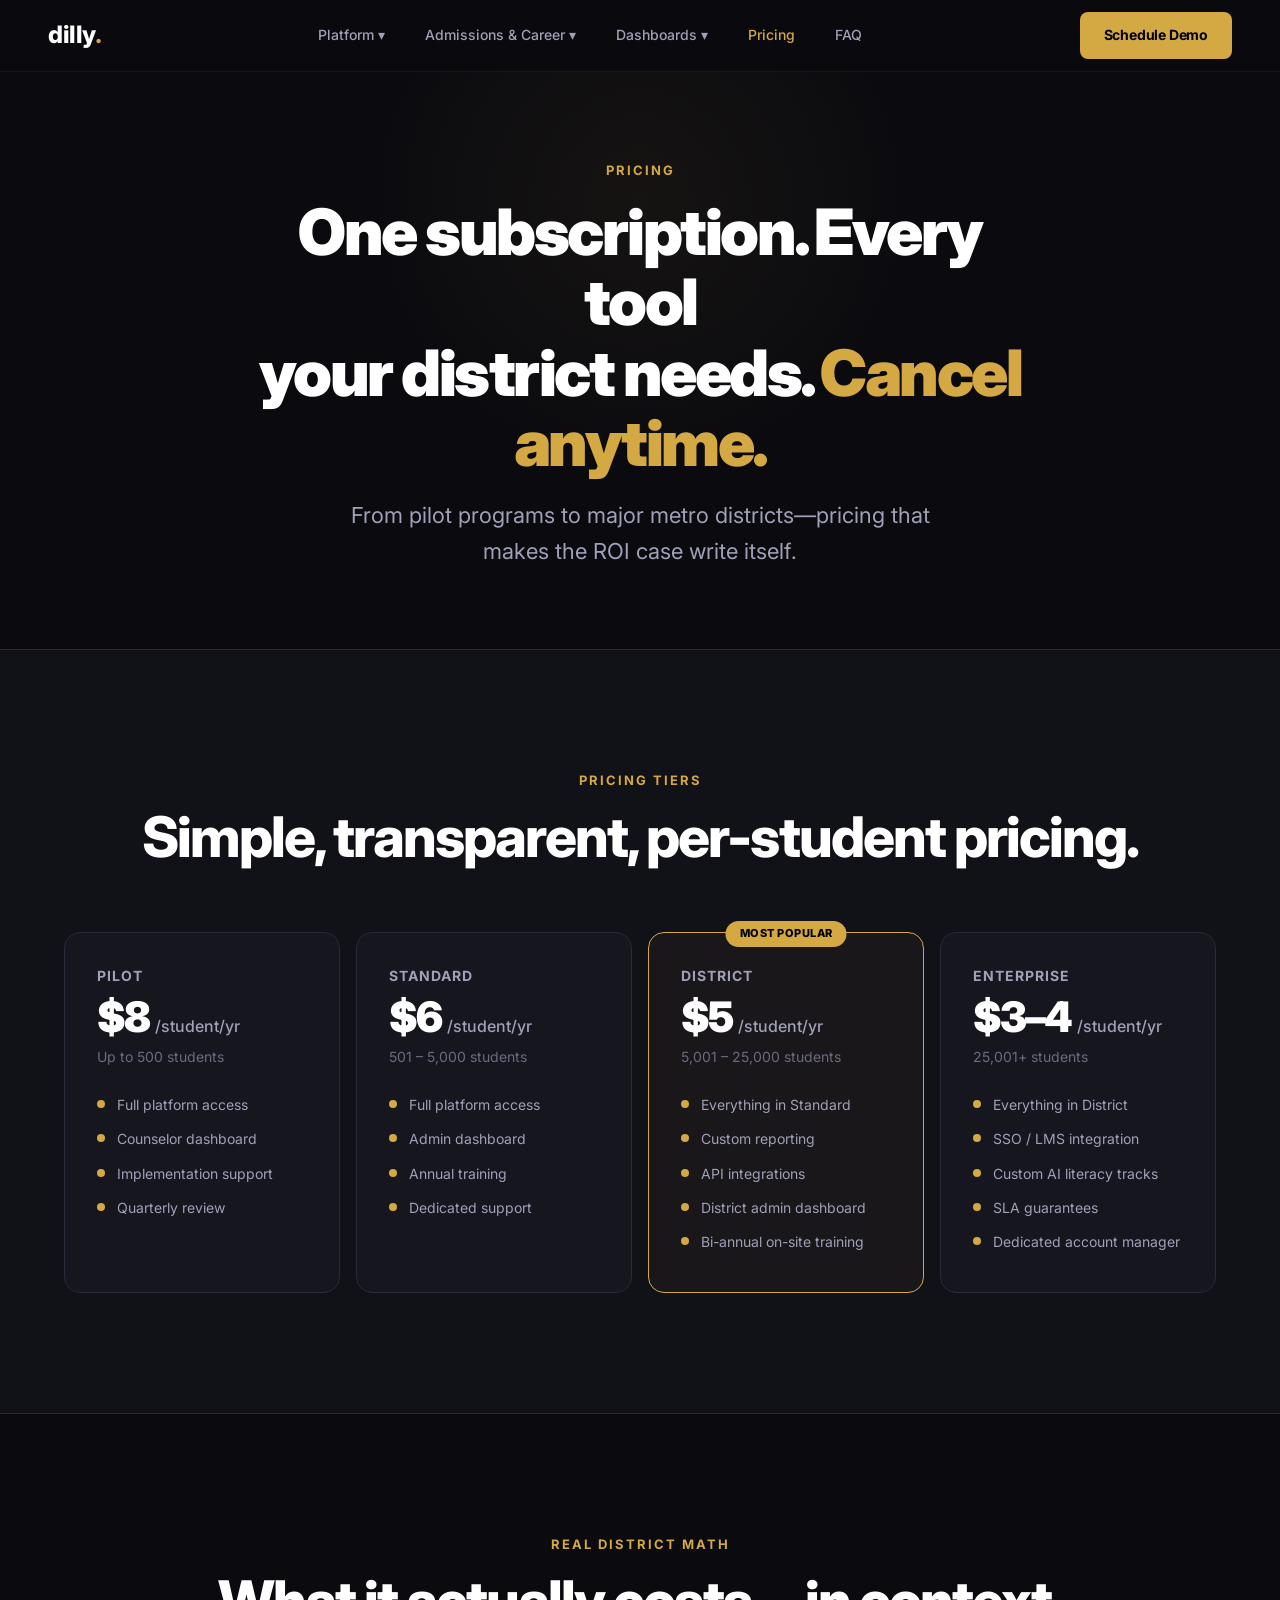
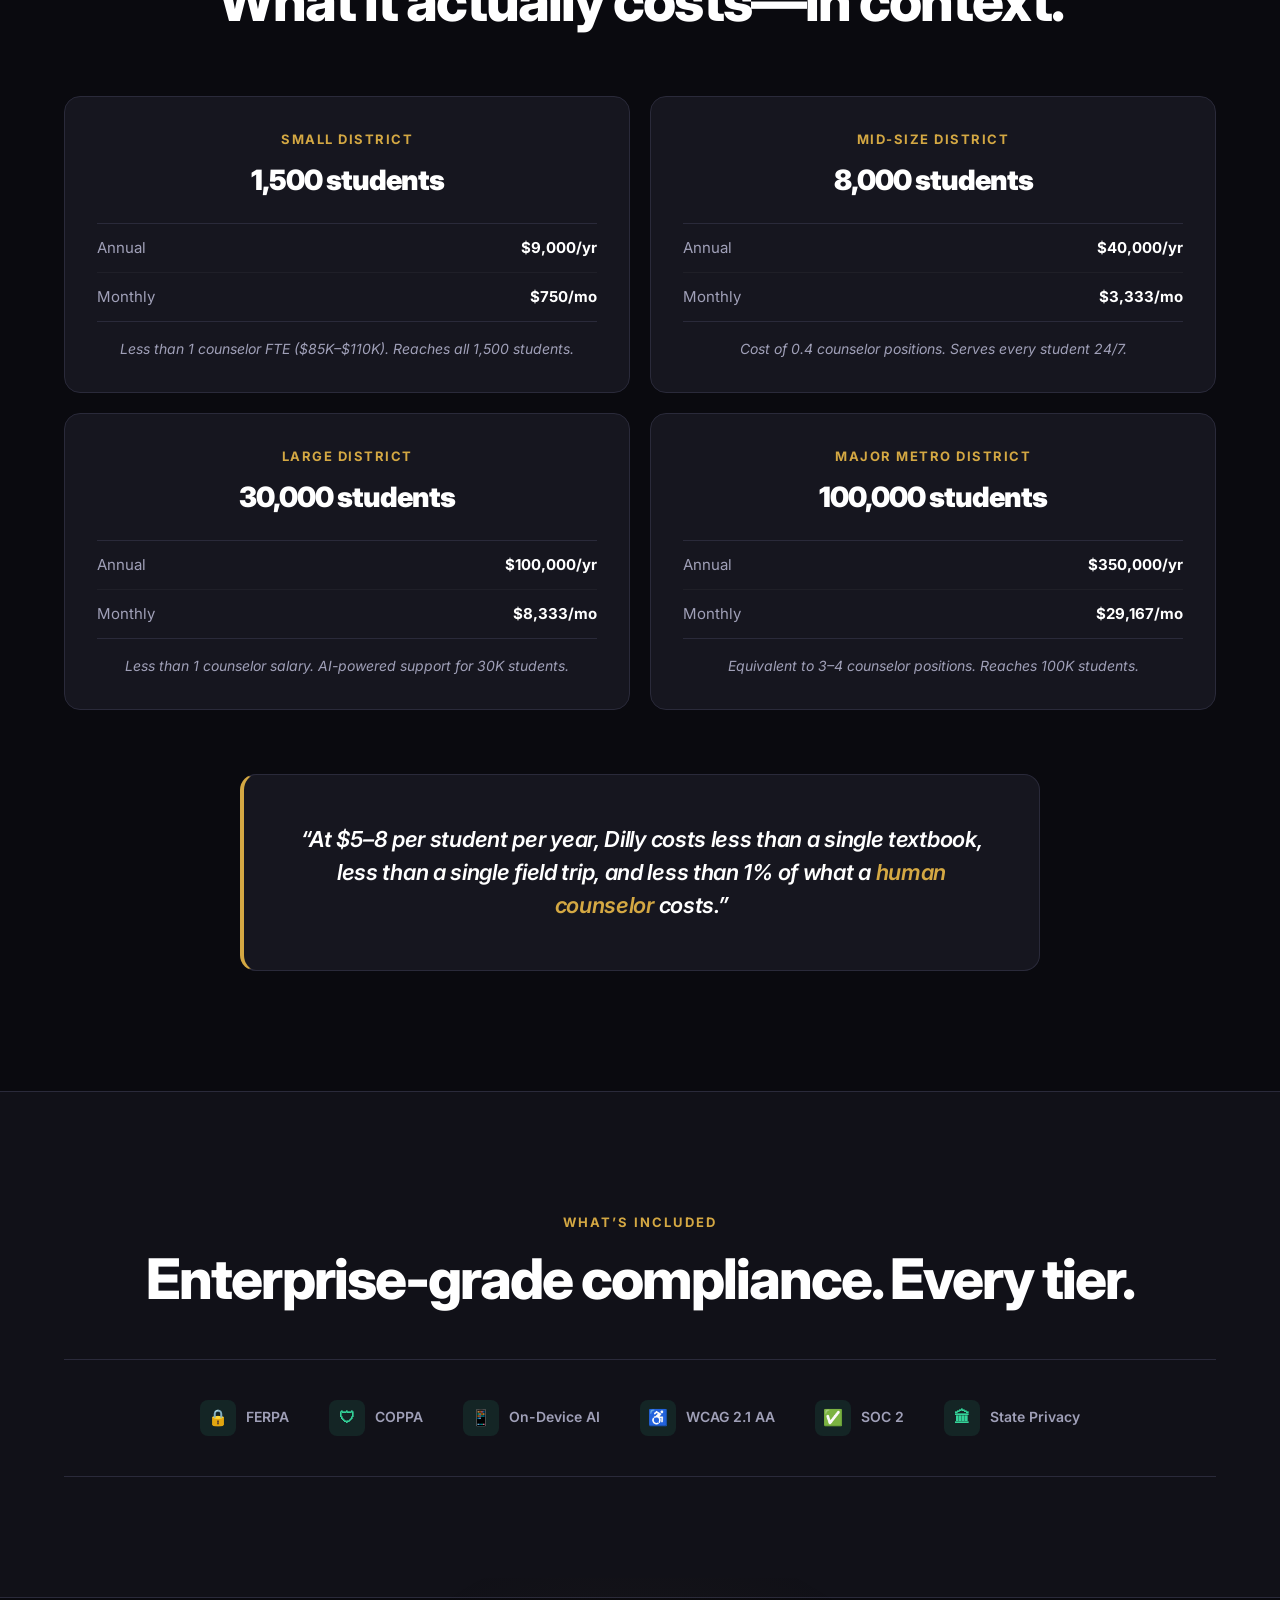
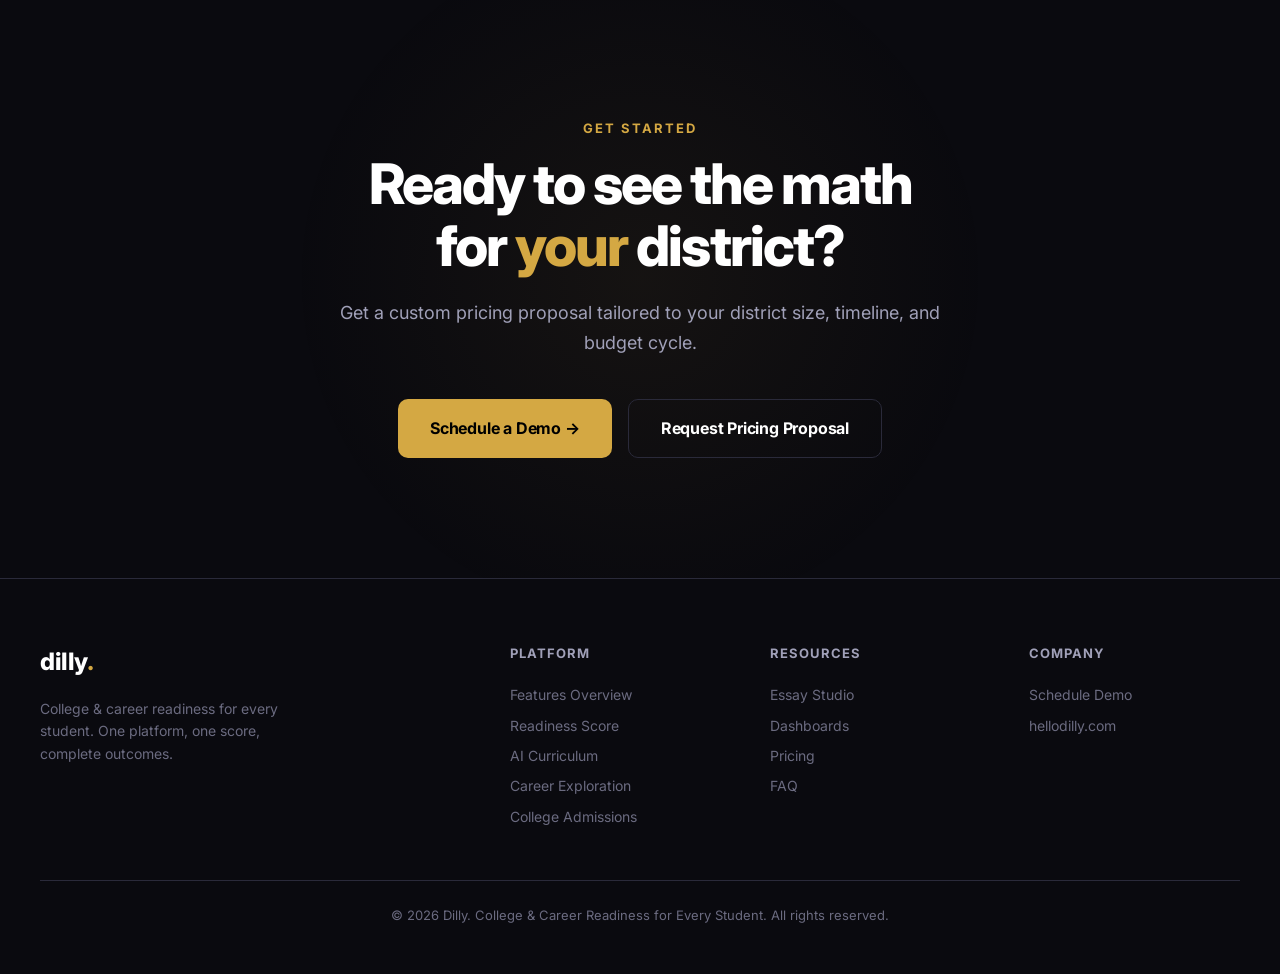
<file: pricing.html>
<!DOCTYPE html>
<html lang="en">
<head>
    <meta charset="UTF-8">
    <meta name="viewport" content="width=device-width, initial-scale=1.0">
    <title>Pricing | Dilly High School</title>
    <link rel="preconnect" href="https://fonts.googleapis.com">
    <link rel="preconnect" href="https://fonts.gstatic.com" crossorigin>
    <link href="https://fonts.googleapis.com/css2?family=Inter:wght@300;400;500;600;700;800;900&display=swap" rel="stylesheet">
    <link rel="stylesheet" href="styles.css">
</head>
<body>

<!-- ===== NAVBAR ===== -->
<nav class="navbar">
    <a href="index.html" class="nav-logo">dilly<span>.</span></a>
    <div class="nav-menu">
        <div class="nav-item">
            Platform &#9662;
            <div class="nav-dropdown">
                <a href="features.html">
                    <span class="dd-label">Features Overview</span>
                    <span class="dd-desc">All 10 features in one view</span>
                </a>
                <a href="readiness-score.html">
                    <span class="dd-label">Career Readiness Score</span>
                    <span class="dd-desc">Smart + Grit + Build dimensions</span>
                </a>
                <a href="ai-curriculum.html">
                    <span class="dd-label">AI Literacy Curriculum</span>
                    <span class="dd-desc">Standards-aligned AI courses</span>
                </a>
                <a href="career-exploration.html">
                    <span class="dd-label">Career Exploration Engine</span>
                    <span class="dd-desc">Industry pathways &amp; labor data</span>
                </a>
            </div>
        </div>
        <div class="nav-item">
            Admissions &amp; Career &#9662;
            <div class="nav-dropdown">
                <a href="college-admissions.html">
                    <span class="dd-label">College Admissions Suite</span>
                    <span class="dd-desc">Match, apply &amp; track</span>
                </a>
                <a href="essay-grading.html">
                    <span class="dd-label">Essay Development Studio</span>
                    <span class="dd-desc">AI-guided essay writing</span>
                </a>
                <a href="features.html#mock">
                    <span class="dd-label">Mock Interview Simulator</span>
                    <span class="dd-desc">Practice with AI interviewers</span>
                </a>
            </div>
        </div>
        <div class="nav-item">
            Dashboards &#9662;
            <div class="nav-dropdown">
                <a href="dashboards.html">
                    <span class="dd-label">Parent Dashboard</span>
                    <span class="dd-desc">Real-time student progress</span>
                </a>
                <a href="dashboards.html">
                    <span class="dd-label">Counselor Dashboard</span>
                    <span class="dd-desc">Caseload analytics &amp; alerts</span>
                </a>
                <a href="dashboards.html">
                    <span class="dd-label">Admin Dashboard</span>
                    <span class="dd-desc">District-wide reporting</span>
                </a>
            </div>
        </div>
        <a href="pricing.html" class="nav-item active">Pricing</a>
        <a href="faq.html" class="nav-item">FAQ</a>
    </div>
    <div class="nav-right">
        <a href="demo.html" class="btn btn-primary">Schedule Demo</a>
    </div>
    <button class="mobile-toggle">&#9776;</button>
</nav>

<!-- ===== PAGE HERO ===== -->
<section class="page-hero">
    <div class="container">
        <div class="section-label reveal">Pricing</div>
        <h1 class="reveal">One subscription. Every tool<br>your district needs. <span class="gold">Cancel anytime.</span></h1>
        <p class="hero-sub reveal">
            From pilot programs to major metro districts&mdash;pricing that makes the ROI case write itself.
        </p>
    </div>
</section>

<!-- ===== PRICING TIERS ===== -->
<section class="section section-alt">
    <div class="container">
        <div style="text-align:center; margin-bottom:64px;">
            <div class="section-label reveal">Pricing Tiers</div>
            <h2 class="section-title reveal">Simple, transparent, per-student pricing.</h2>
        </div>
        <div class="grid-4 reveal-stagger">
            <!-- Pilot -->
            <div class="pricing-card">
                <div class="tier-name">Pilot</div>
                <div class="tier-price">$8 <span>/student/yr</span></div>
                <div class="tier-range">Up to 500 students</div>
                <ul>
                    <li>Full platform access</li>
                    <li>Counselor dashboard</li>
                    <li>Implementation support</li>
                    <li>Quarterly review</li>
                </ul>
            </div>
            <!-- Standard -->
            <div class="pricing-card">
                <div class="tier-name">Standard</div>
                <div class="tier-price">$6 <span>/student/yr</span></div>
                <div class="tier-range">501 &ndash; 5,000 students</div>
                <ul>
                    <li>Full platform access</li>
                    <li>Admin dashboard</li>
                    <li>Annual training</li>
                    <li>Dedicated support</li>
                </ul>
            </div>
            <!-- District (featured) -->
            <div class="pricing-card featured">
                <div class="tier-name">District</div>
                <div class="tier-price">$5 <span>/student/yr</span></div>
                <div class="tier-range">5,001 &ndash; 25,000 students</div>
                <ul>
                    <li>Everything in Standard</li>
                    <li>Custom reporting</li>
                    <li>API integrations</li>
                    <li>District admin dashboard</li>
                    <li>Bi-annual on-site training</li>
                </ul>
            </div>
            <!-- Enterprise -->
            <div class="pricing-card">
                <div class="tier-name">Enterprise</div>
                <div class="tier-price">$3&ndash;4 <span>/student/yr</span></div>
                <div class="tier-range">25,001+ students</div>
                <ul>
                    <li>Everything in District</li>
                    <li>SSO / LMS integration</li>
                    <li>Custom AI literacy tracks</li>
                    <li>SLA guarantees</li>
                    <li>Dedicated account manager</li>
                </ul>
            </div>
        </div>
    </div>
</section>

<!-- ===== REAL DISTRICT MATH ===== -->
<section class="section">
    <div class="container">
        <div style="text-align:center; margin-bottom:64px;">
            <div class="section-label reveal">Real District Math</div>
            <h2 class="section-title reveal">What it actually costs&mdash;in context.</h2>
        </div>
        <div class="grid-2 reveal-stagger">
            <!-- Small District -->
            <div class="cost-card card">
                <div class="cost-district">Small District</div>
                <div class="cost-students">1,500 students</div>
                <div class="cost-rows">
                    <div class="cost-row">
                        <span>Annual</span>
                        <span class="cost-value">$9,000/yr</span>
                    </div>
                    <div class="cost-row">
                        <span>Monthly</span>
                        <span class="cost-value">$750/mo</span>
                    </div>
                </div>
                <p class="cost-note">Less than 1 counselor FTE ($85K&ndash;$110K). Reaches all 1,500 students.</p>
            </div>
            <!-- Mid-size -->
            <div class="cost-card card">
                <div class="cost-district">Mid-Size District</div>
                <div class="cost-students">8,000 students</div>
                <div class="cost-rows">
                    <div class="cost-row">
                        <span>Annual</span>
                        <span class="cost-value">$40,000/yr</span>
                    </div>
                    <div class="cost-row">
                        <span>Monthly</span>
                        <span class="cost-value">$3,333/mo</span>
                    </div>
                </div>
                <p class="cost-note">Cost of 0.4 counselor positions. Serves every student 24/7.</p>
            </div>
            <!-- Large -->
            <div class="cost-card card">
                <div class="cost-district">Large District</div>
                <div class="cost-students">30,000 students</div>
                <div class="cost-rows">
                    <div class="cost-row">
                        <span>Annual</span>
                        <span class="cost-value">$100,000/yr</span>
                    </div>
                    <div class="cost-row">
                        <span>Monthly</span>
                        <span class="cost-value">$8,333/mo</span>
                    </div>
                </div>
                <p class="cost-note">Less than 1 counselor salary. AI-powered support for 30K students.</p>
            </div>
            <!-- Major Metro -->
            <div class="cost-card card">
                <div class="cost-district">Major Metro District</div>
                <div class="cost-students">100,000 students</div>
                <div class="cost-rows">
                    <div class="cost-row">
                        <span>Annual</span>
                        <span class="cost-value">$350,000/yr</span>
                    </div>
                    <div class="cost-row">
                        <span>Monthly</span>
                        <span class="cost-value">$29,167/mo</span>
                    </div>
                </div>
                <p class="cost-note">Equivalent to 3&ndash;4 counselor positions. Reaches 100K students.</p>
            </div>
        </div>

        <!-- Quote -->
        <div class="quote-block reveal" style="margin-top:64px;">
            <p>&ldquo;At $5&ndash;8 per student per year, Dilly costs less than a single textbook, less than a single field trip, and less than 1% of what a <span class="quote-gold">human counselor</span> costs.&rdquo;</p>
        </div>
    </div>
</section>

<!-- ===== WHAT'S INCLUDED / COMPLIANCE ===== -->
<section class="section section-alt">
    <div class="container">
        <div style="text-align:center; margin-bottom:48px;">
            <div class="section-label reveal">What&rsquo;s Included</div>
            <h2 class="section-title reveal">Enterprise-grade compliance. Every tier.</h2>
        </div>
        <div class="compliance-strip reveal">
            <div class="compliance-item">
                <div class="compliance-icon">&#x1F512;</div>
                FERPA
            </div>
            <div class="compliance-item">
                <div class="compliance-icon">&#x1F6E1;</div>
                COPPA
            </div>
            <div class="compliance-item">
                <div class="compliance-icon">&#x1F4F1;</div>
                On-Device AI
            </div>
            <div class="compliance-item">
                <div class="compliance-icon">&#x267F;</div>
                WCAG 2.1 AA
            </div>
            <div class="compliance-item">
                <div class="compliance-icon">&#x2705;</div>
                SOC 2
            </div>
            <div class="compliance-item">
                <div class="compliance-icon">&#x1F3DB;</div>
                State Privacy
            </div>
        </div>
    </div>
</section>

<!-- ===== CTA ===== -->
<section class="cta-section">
    <div class="container">
        <div class="section-label reveal">Get Started</div>
        <h2 class="section-title reveal">Ready to see the math<br>for <span class="gold">your</span> district?</h2>
        <p class="section-desc reveal" style="margin:0 auto 40px;">
            Get a custom pricing proposal tailored to your district size, timeline, and budget cycle.
        </p>
        <div class="hero-ctas reveal">
            <a href="demo.html" class="btn btn-primary btn-lg">Schedule a Demo &rarr;</a>
            <a href="demo.html" class="btn btn-secondary btn-lg">Request Pricing Proposal</a>
        </div>
    </div>
</section>

<!-- ===== FOOTER ===== -->
<footer class="footer">
    <div class="footer-inner">
        <div class="footer-brand">
            <a href="index.html" class="nav-logo">dilly<span>.</span></a>
            <p>College &amp; career readiness for every student. One platform, one score, complete outcomes.</p>
        </div>
        <div class="footer-col">
            <h4>Platform</h4>
            <a href="features.html">Features Overview</a>
            <a href="readiness-score.html">Readiness Score</a>
            <a href="ai-curriculum.html">AI Curriculum</a>
            <a href="career-exploration.html">Career Exploration</a>
            <a href="college-admissions.html">College Admissions</a>
        </div>
        <div class="footer-col">
            <h4>Resources</h4>
            <a href="essay-grading.html">Essay Studio</a>
            <a href="dashboards.html">Dashboards</a>
            <a href="pricing.html">Pricing</a>
            <a href="faq.html">FAQ</a>
        </div>
        <div class="footer-col">
            <h4>Company</h4>
            <a href="demo.html">Schedule Demo</a>
            <a href="https://hellodilly.com">hellodilly.com</a>
        </div>
    </div>
    <div class="footer-bottom">
        &copy; 2026 Dilly. College &amp; Career Readiness for Every Student. All rights reserved.
    </div>
</footer>

<script src="main.js"></script>
</body>
</html>
</file>
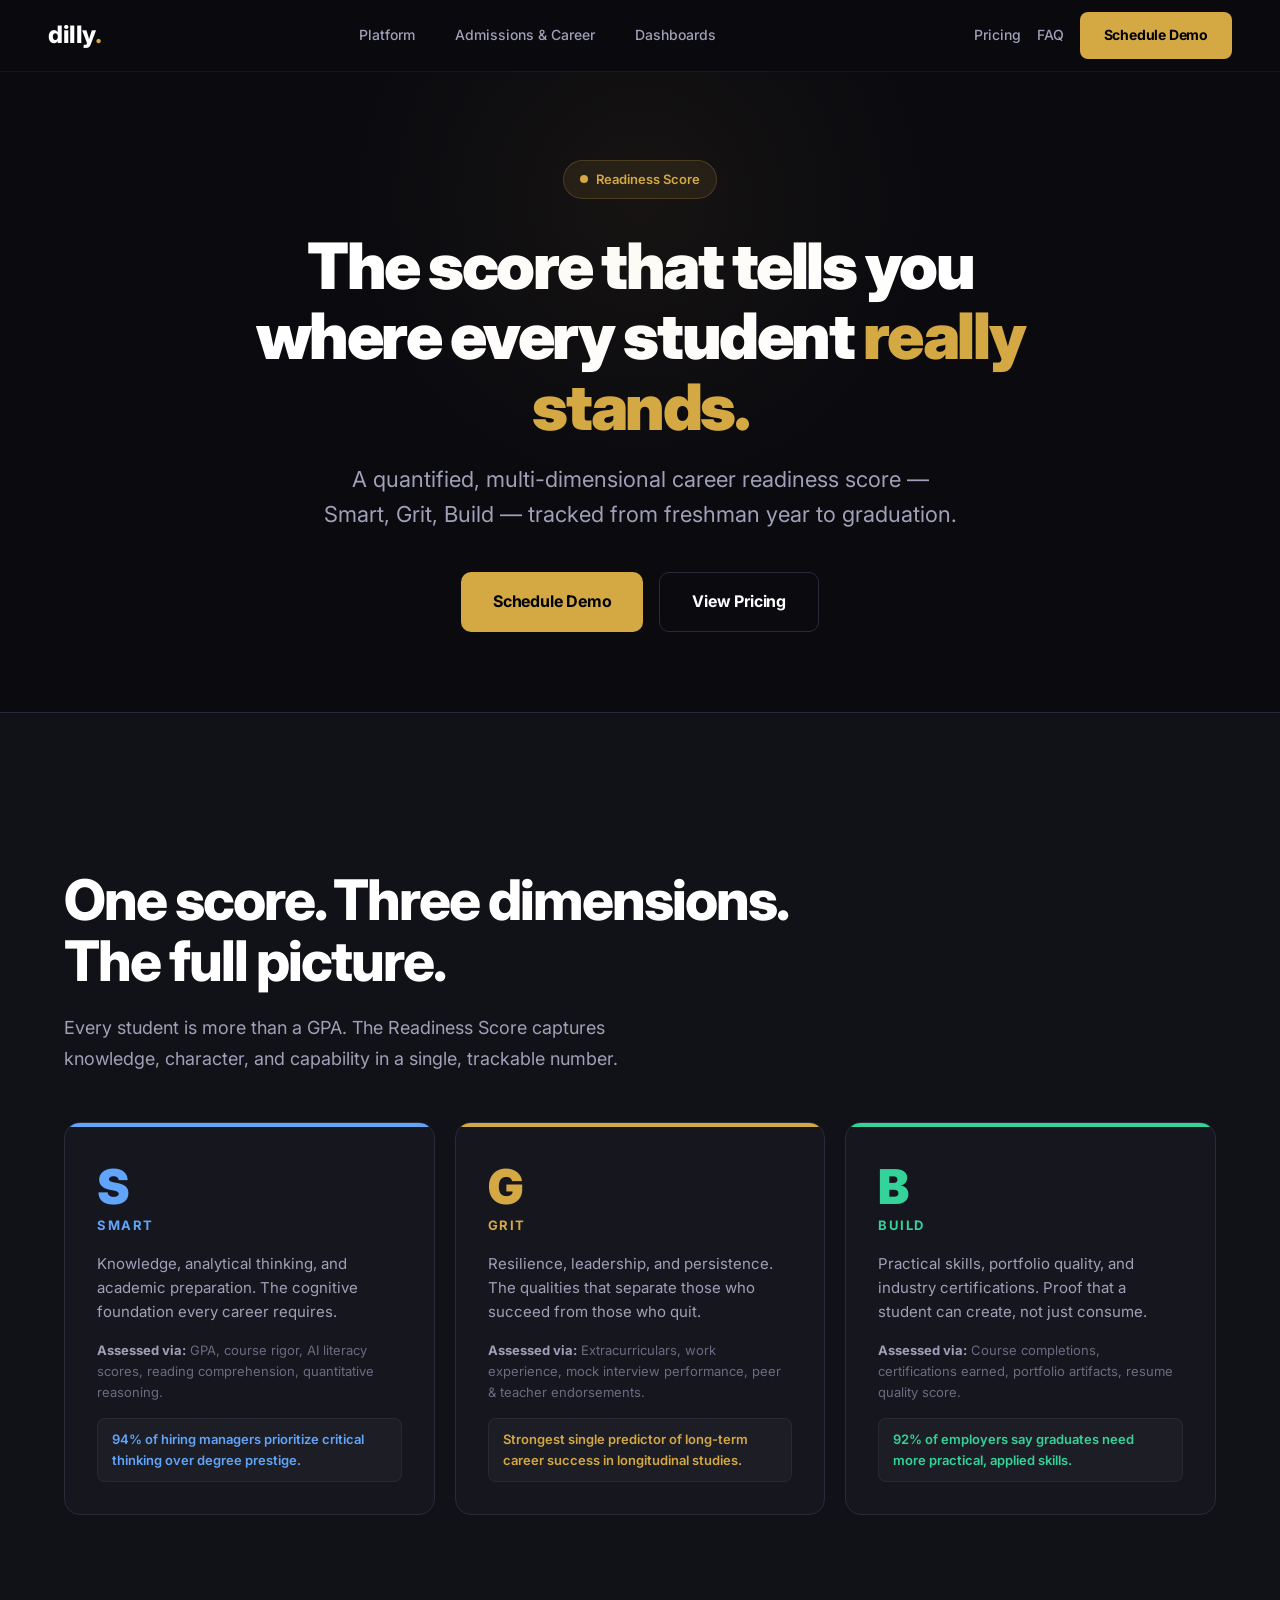
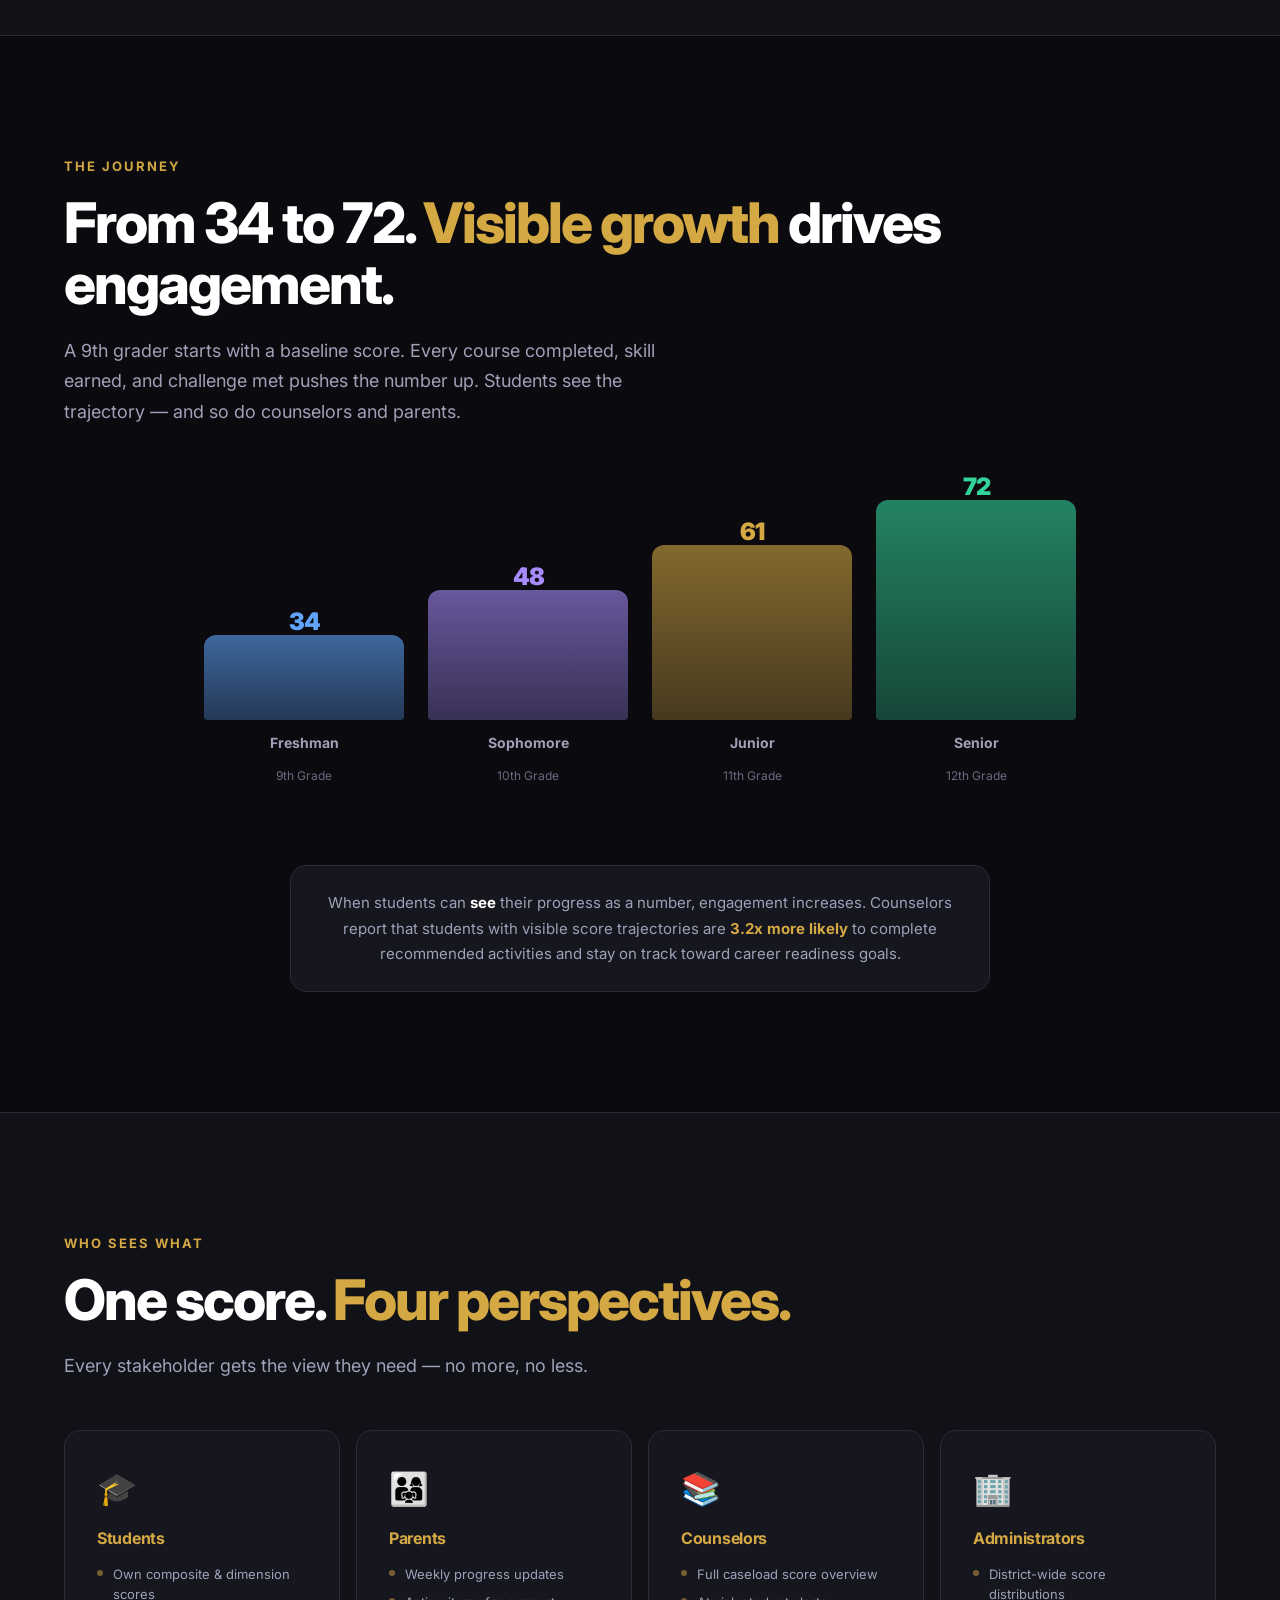
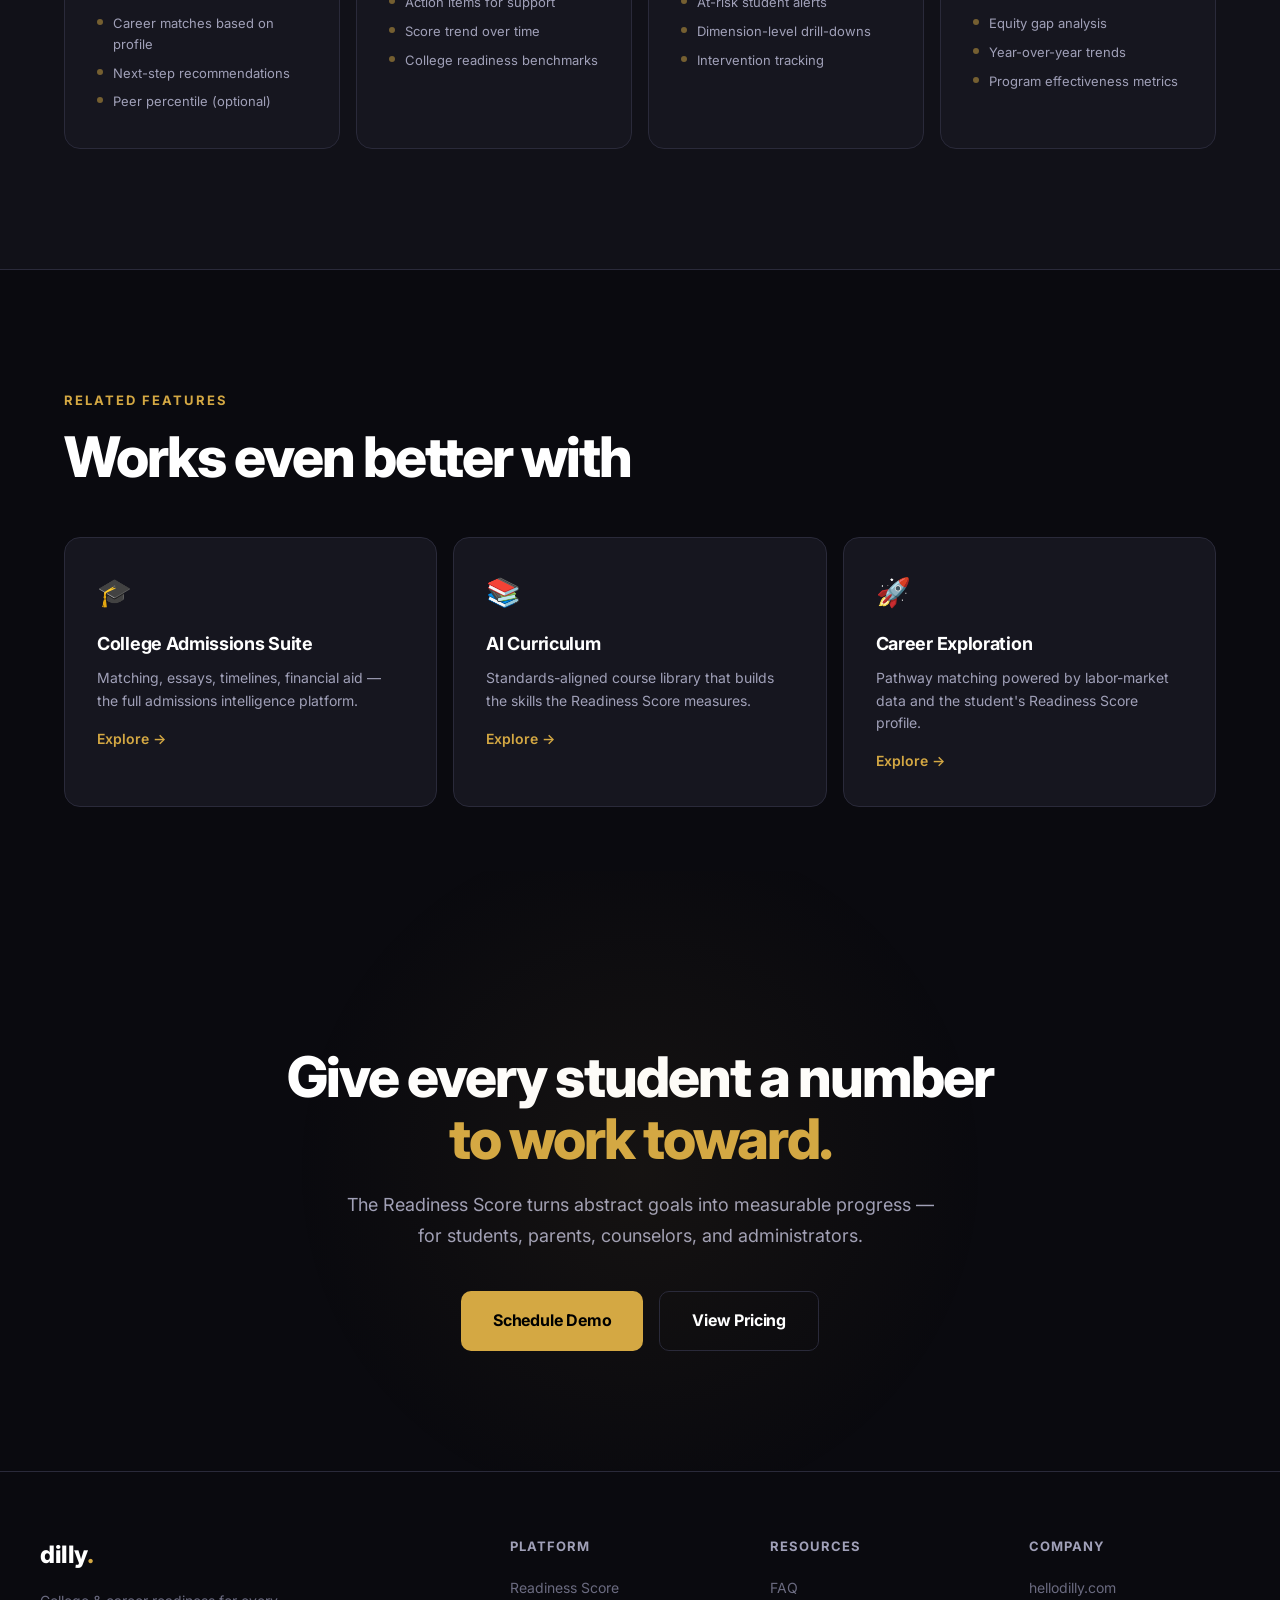
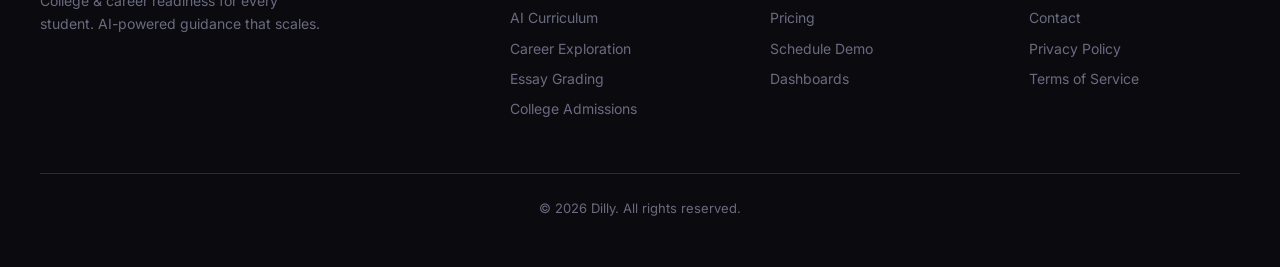
<file: readiness-score.html>
<!DOCTYPE html>
<html lang="en">
<head>
    <meta charset="UTF-8">
    <meta name="viewport" content="width=device-width, initial-scale=1.0">
    <title>Readiness Score | Dilly High School</title>
    <link rel="preconnect" href="https://fonts.googleapis.com">
    <link rel="preconnect" href="https://fonts.gstatic.com" crossorigin>
    <link href="https://fonts.googleapis.com/css2?family=Inter:wght@300;400;500;600;700;800;900&display=swap" rel="stylesheet">
    <link rel="stylesheet" href="styles.css">
    <style>
        /* Page-specific styles */
        .dimension-card { position: relative; padding-top: 40px; }
        .dimension-card .accent-bar {
            position: absolute;
            top: 0; left: 0; right: 0;
            height: 4px;
            border-radius: 16px 16px 0 0;
        }
        .dimension-card.blue .accent-bar { background: var(--blue); }
        .dimension-card.gold .accent-bar { background: var(--gold); }
        .dimension-card.green .accent-bar { background: var(--green); }
        .dimension-card .dim-letter {
            font-size: 48px;
            font-weight: 900;
            letter-spacing: -2px;
            line-height: 1;
            margin-bottom: 4px;
        }
        .dimension-card.blue .dim-letter { color: var(--blue); }
        .dimension-card.gold .dim-letter { color: var(--gold); }
        .dimension-card.green .dim-letter { color: var(--green); }
        .dimension-card .dim-name {
            font-size: 13px;
            font-weight: 700;
            text-transform: uppercase;
            letter-spacing: 1.5px;
            margin-bottom: 16px;
        }
        .dimension-card.blue .dim-name { color: var(--blue); }
        .dimension-card.gold .dim-name { color: var(--gold); }
        .dimension-card.green .dim-name { color: var(--green); }
        .dimension-card .dim-desc {
            font-size: 15px;
            color: var(--text-secondary);
            line-height: 1.6;
            margin-bottom: 16px;
        }
        .dimension-card .dim-assessed {
            font-size: 13px;
            color: var(--text-muted);
            line-height: 1.6;
            margin-bottom: 16px;
        }
        .dimension-card .dim-assessed strong { color: var(--text-secondary); }
        .dimension-card .dim-stat {
            font-size: 13px;
            font-weight: 600;
            padding: 10px 14px;
            border-radius: 8px;
            background: rgba(255,255,255,0.03);
            border: 1px solid rgba(255,255,255,0.05);
        }
        .dimension-card.blue .dim-stat { color: var(--blue); }
        .dimension-card.gold .dim-stat { color: var(--gold); }
        .dimension-card.green .dim-stat { color: var(--green); }

        /* Journey visualization */
        .journey-visual {
            display: flex;
            align-items: flex-end;
            gap: 24px;
            justify-content: center;
            padding: 48px 0;
        }
        .journey-year {
            display: flex;
            flex-direction: column;
            align-items: center;
            gap: 12px;
            flex: 1;
            max-width: 200px;
        }
        .journey-bar {
            width: 100%;
            border-radius: 12px 12px 4px 4px;
            position: relative;
            transition: all 0.6s cubic-bezier(0.16, 1, 0.3, 1);
        }
        .journey-bar .score-label {
            position: absolute;
            top: -32px;
            left: 50%;
            transform: translateX(-50%);
            font-size: 24px;
            font-weight: 900;
            letter-spacing: -1px;
        }
        .journey-year-label {
            font-size: 14px;
            font-weight: 700;
            color: var(--text-secondary);
        }
        .journey-year-grade {
            font-size: 12px;
            color: var(--text-muted);
        }

        /* Who Sees What cards */
        .audience-card .audience-icon {
            font-size: 32px;
            margin-bottom: 12px;
            display: block;
        }
        .audience-card h3 {
            font-size: 16px;
            font-weight: 700;
            margin-bottom: 8px;
            color: var(--gold);
        }
        .audience-card ul {
            list-style: none;
            padding: 0;
        }
        .audience-card ul li {
            font-size: 13px;
            color: var(--text-secondary);
            padding: 4px 0 4px 16px;
            position: relative;
        }
        .audience-card ul li::before {
            content: '';
            position: absolute;
            left: 0; top: 10px;
            width: 6px; height: 6px;
            border-radius: 50%;
            background: var(--gold);
            opacity: 0.5;
        }

        @media (max-width: 768px) {
            .journey-visual { flex-direction: row; overflow-x: auto; padding: 48px 16px; }
            .journey-year { min-width: 100px; }
        }
    </style>
</head>
<body>

<!-- ===== NAVBAR ===== -->
<nav class="navbar">
    <a href="index.html" class="nav-logo">dilly<span>.</span></a>
    <div class="nav-menu">
        <div class="nav-item">
            Platform
            <div class="nav-dropdown">
                <a href="readiness-score.html"><span class="dd-label">Readiness Score</span><span class="dd-desc">Smart, Grit, Build tracking</span></a>
                <a href="ai-curriculum.html"><span class="dd-label">AI Curriculum</span><span class="dd-desc">Standards-aligned course library</span></a>
                <a href="career-exploration.html"><span class="dd-label">Career Exploration</span><span class="dd-desc">Pathway matching &amp; labor data</span></a>
                <a href="essay-grading.html"><span class="dd-label">Essay Grading</span><span class="dd-desc">Rubric-based admissions essays</span></a>
            </div>
        </div>
        <div class="nav-item">
            Admissions &amp; Career
            <div class="nav-dropdown">
                <a href="college-admissions.html"><span class="dd-label">College Admissions Suite</span><span class="dd-desc">Matching, essays, timelines, aid</span></a>
                <a href="career-exploration.html"><span class="dd-label">Career Pathways</span><span class="dd-desc">Industry exploration &amp; readiness</span></a>
            </div>
        </div>
        <div class="nav-item">
            Dashboards
            <div class="nav-dropdown">
                <a href="dashboards.html"><span class="dd-label">Student Dashboard</span><span class="dd-desc">Personal progress &amp; goals</span></a>
                <a href="dashboards.html"><span class="dd-label">Counselor Dashboard</span><span class="dd-desc">Caseload &amp; at-risk alerts</span></a>
                <a href="dashboards.html"><span class="dd-label">Admin Dashboard</span><span class="dd-desc">District-wide analytics</span></a>
            </div>
        </div>
    </div>
    <div class="nav-right">
        <a href="pricing.html" class="nav-link">Pricing</a>
        <a href="faq.html" class="nav-link">FAQ</a>
        <a href="demo.html" class="btn btn-primary">Schedule Demo</a>
    </div>
    <button class="mobile-toggle" aria-label="Toggle menu">&#9776;</button>
</nav>

<!-- ===== PAGE HERO ===== -->
<section class="page-hero">
    <div class="container">
        <div class="hero-badge"><span class="pulse"></span> Readiness Score</div>
        <h1>The score that tells you where every student <span class="gold">really stands.</span></h1>
        <p class="hero-sub">A quantified, multi-dimensional career readiness score &mdash; Smart, Grit, Build &mdash; tracked from freshman year to graduation.</p>
        <div class="hero-ctas">
            <a href="demo.html" class="btn btn-primary btn-lg">Schedule Demo</a>
            <a href="pricing.html" class="btn btn-secondary btn-lg">View Pricing</a>
        </div>
    </div>
</section>

<!-- ===== THREE DIMENSIONS ===== -->
<section class="section section-alt">
    <div class="container">
        <div class="section-label reveal">Three Dimensions</div>
        <h2 class="section-title reveal">One score. Three dimensions.<br>The full picture.</h2>
        <p class="section-desc reveal" style="margin-bottom: 48px;">Every student is more than a GPA. The Readiness Score captures knowledge, character, and capability in a single, trackable number.</p>

        <div class="grid-3 reveal-stagger">
            <!-- SMART -->
            <div class="card dimension-card blue">
                <div class="accent-bar"></div>
                <div class="dim-letter">S</div>
                <div class="dim-name">Smart</div>
                <p class="dim-desc">Knowledge, analytical thinking, and academic preparation. The cognitive foundation every career requires.</p>
                <p class="dim-assessed"><strong>Assessed via:</strong> GPA, course rigor, AI literacy scores, reading comprehension, quantitative reasoning.</p>
                <div class="dim-stat">94% of hiring managers prioritize critical thinking over degree prestige.</div>
            </div>

            <!-- GRIT -->
            <div class="card dimension-card gold">
                <div class="accent-bar"></div>
                <div class="dim-letter">G</div>
                <div class="dim-name">Grit</div>
                <p class="dim-desc">Resilience, leadership, and persistence. The qualities that separate those who succeed from those who quit.</p>
                <p class="dim-assessed"><strong>Assessed via:</strong> Extracurriculars, work experience, mock interview performance, peer &amp; teacher endorsements.</p>
                <div class="dim-stat">Strongest single predictor of long-term career success in longitudinal studies.</div>
            </div>

            <!-- BUILD -->
            <div class="card dimension-card green">
                <div class="accent-bar"></div>
                <div class="dim-letter">B</div>
                <div class="dim-name">Build</div>
                <p class="dim-desc">Practical skills, portfolio quality, and industry certifications. Proof that a student can create, not just consume.</p>
                <p class="dim-assessed"><strong>Assessed via:</strong> Course completions, certifications earned, portfolio artifacts, resume quality score.</p>
                <div class="dim-stat">92% of employers say graduates need more practical, applied skills.</div>
            </div>
        </div>
    </div>
</section>

<!-- ===== THE JOURNEY ===== -->
<section class="section">
    <div class="container">
        <div class="section-label reveal">The Journey</div>
        <h2 class="section-title reveal">From 34 to 72. <span style="color:var(--gold)">Visible growth</span> drives engagement.</h2>
        <p class="section-desc reveal" style="margin-bottom: 24px;">A 9th grader starts with a baseline score. Every course completed, skill earned, and challenge met pushes the number up. Students see the trajectory &mdash; and so do counselors and parents.</p>

        <div class="journey-visual reveal">
            <div class="journey-year">
                <div class="journey-bar" style="height: 85px; background: linear-gradient(to top, rgba(96,165,250,0.3), rgba(96,165,250,0.6));">
                    <span class="score-label" style="color: var(--blue);">34</span>
                </div>
                <span class="journey-year-label">Freshman</span>
                <span class="journey-year-grade">9th Grade</span>
            </div>
            <div class="journey-year">
                <div class="journey-bar" style="height: 130px; background: linear-gradient(to top, rgba(167,139,250,0.3), rgba(167,139,250,0.6));">
                    <span class="score-label" style="color: var(--purple);">48</span>
                </div>
                <span class="journey-year-label">Sophomore</span>
                <span class="journey-year-grade">10th Grade</span>
            </div>
            <div class="journey-year">
                <div class="journey-bar" style="height: 175px; background: linear-gradient(to top, rgba(212,168,67,0.3), rgba(212,168,67,0.6));">
                    <span class="score-label" style="color: var(--gold);">61</span>
                </div>
                <span class="journey-year-label">Junior</span>
                <span class="journey-year-grade">11th Grade</span>
            </div>
            <div class="journey-year">
                <div class="journey-bar" style="height: 220px; background: linear-gradient(to top, rgba(52,211,153,0.3), rgba(52,211,153,0.6));">
                    <span class="score-label" style="color: var(--green);">72</span>
                </div>
                <span class="journey-year-label">Senior</span>
                <span class="journey-year-grade">12th Grade</span>
            </div>
        </div>

        <div class="card reveal" style="max-width: 700px; margin: 32px auto 0; text-align: center; padding: 24px 32px;">
            <p style="font-size: 15px; color: var(--text-secondary); line-height: 1.7;">When students can <strong style="color: var(--text-primary);">see</strong> their progress as a number, engagement increases. Counselors report that students with visible score trajectories are <strong style="color: var(--gold);">3.2x more likely</strong> to complete recommended activities and stay on track toward career readiness goals.</p>
        </div>
    </div>
</section>

<!-- ===== WHO SEES WHAT ===== -->
<section class="section section-alt">
    <div class="container">
        <div class="section-label reveal">Who Sees What</div>
        <h2 class="section-title reveal">One score. <span style="color:var(--gold)">Four perspectives.</span></h2>
        <p class="section-desc reveal" style="margin-bottom: 48px;">Every stakeholder gets the view they need &mdash; no more, no less.</p>

        <div class="grid-4 reveal-stagger">
            <div class="card audience-card">
                <span class="audience-icon">&#127891;</span>
                <h3>Students</h3>
                <ul>
                    <li>Own composite &amp; dimension scores</li>
                    <li>Career matches based on profile</li>
                    <li>Next-step recommendations</li>
                    <li>Peer percentile (optional)</li>
                </ul>
            </div>
            <div class="card audience-card">
                <span class="audience-icon">&#128104;&#8205;&#128105;&#8205;&#128103;</span>
                <h3>Parents</h3>
                <ul>
                    <li>Weekly progress updates</li>
                    <li>Action items for support</li>
                    <li>Score trend over time</li>
                    <li>College readiness benchmarks</li>
                </ul>
            </div>
            <div class="card audience-card">
                <span class="audience-icon">&#128218;</span>
                <h3>Counselors</h3>
                <ul>
                    <li>Full caseload score overview</li>
                    <li>At-risk student alerts</li>
                    <li>Dimension-level drill-downs</li>
                    <li>Intervention tracking</li>
                </ul>
            </div>
            <div class="card audience-card">
                <span class="audience-icon">&#127970;</span>
                <h3>Administrators</h3>
                <ul>
                    <li>District-wide score distributions</li>
                    <li>Equity gap analysis</li>
                    <li>Year-over-year trends</li>
                    <li>Program effectiveness metrics</li>
                </ul>
            </div>
        </div>
    </div>
</section>

<!-- ===== RELATED FEATURES ===== -->
<section class="section">
    <div class="container">
        <div class="section-label reveal">Related Features</div>
        <h2 class="section-title reveal" style="margin-bottom: 48px;">Works even better with</h2>

        <div class="related-grid reveal-stagger">
            <a href="college-admissions.html" class="card card-topline">
                <span class="card-icon">&#127891;</span>
                <h3>College Admissions Suite</h3>
                <p>Matching, essays, timelines, financial aid &mdash; the full admissions intelligence platform.</p>
                <span class="explore-link">Explore &rarr;</span>
            </a>
            <a href="ai-curriculum.html" class="card card-topline">
                <span class="card-icon">&#128218;</span>
                <h3>AI Curriculum</h3>
                <p>Standards-aligned course library that builds the skills the Readiness Score measures.</p>
                <span class="explore-link">Explore &rarr;</span>
            </a>
            <a href="career-exploration.html" class="card card-topline">
                <span class="card-icon">&#128640;</span>
                <h3>Career Exploration</h3>
                <p>Pathway matching powered by labor-market data and the student's Readiness Score profile.</p>
                <span class="explore-link">Explore &rarr;</span>
            </a>
        </div>
    </div>
</section>

<!-- ===== CTA ===== -->
<section class="cta-section">
    <div class="container">
        <h2 class="section-title">Give every student a number<br><span style="color:var(--gold)">to work toward.</span></h2>
        <p class="section-desc">The Readiness Score turns abstract goals into measurable progress &mdash; for students, parents, counselors, and administrators.</p>
        <div class="hero-ctas">
            <a href="demo.html" class="btn btn-primary btn-lg">Schedule Demo</a>
            <a href="pricing.html" class="btn btn-secondary btn-lg">View Pricing</a>
        </div>
    </div>
</section>

<!-- ===== FOOTER ===== -->
<footer class="footer">
    <div class="footer-inner">
        <div class="footer-brand">
            <a href="index.html" class="nav-logo">dilly<span>.</span></a>
            <p>College &amp; career readiness for every student. AI-powered guidance that scales.</p>
        </div>
        <div class="footer-col">
            <h4>Platform</h4>
            <a href="readiness-score.html">Readiness Score</a>
            <a href="ai-curriculum.html">AI Curriculum</a>
            <a href="career-exploration.html">Career Exploration</a>
            <a href="essay-grading.html">Essay Grading</a>
            <a href="college-admissions.html">College Admissions</a>
        </div>
        <div class="footer-col">
            <h4>Resources</h4>
            <a href="faq.html">FAQ</a>
            <a href="pricing.html">Pricing</a>
            <a href="demo.html">Schedule Demo</a>
            <a href="dashboards.html">Dashboards</a>
        </div>
        <div class="footer-col">
            <h4>Company</h4>
            <a href="https://hellodilly.com">hellodilly.com</a>
            <a href="mailto:partnerships@hellodilly.com">Contact</a>
            <a href="#">Privacy Policy</a>
            <a href="#">Terms of Service</a>
        </div>
    </div>
    <div class="footer-bottom">
        &copy; 2026 Dilly. All rights reserved.
    </div>
</footer>

<script src="main.js"></script>
</body>
</html>
</file>
<file: styles.css>
/* ===== DILLY HIGH SCHOOL — SHARED STYLES ===== */
/* Mirrors hellodilly.com aesthetic: dark bg, gold accents, clean typography */

*, *::before, *::after { margin: 0; padding: 0; box-sizing: border-box; }

:root {
    --gold: #D4A843;
    --gold-light: #E8C96A;
    --gold-dark: #B8912E;
    --bg-primary: #0A0A0F;
    --bg-secondary: #111118;
    --bg-card: #16161F;
    --bg-card-hover: #1C1C28;
    --text-primary: #FFFFFF;
    --text-secondary: #A0A0B8;
    --text-muted: #6B6B80;
    --border: #2A2A3A;
    --red: #FF4D4D;
    --green: #34D399;
    --blue: #60A5FA;
    --purple: #A78BFA;
    --orange: #FB923C;
    --max-width: 1200px;
}

html { scroll-behavior: smooth; }

body {
    font-family: 'Inter', -apple-system, BlinkMacSystemFont, sans-serif;
    background: var(--bg-primary);
    color: var(--text-primary);
    line-height: 1.6;
    overflow-x: hidden;
    -webkit-font-smoothing: antialiased;
}

a { color: inherit; text-decoration: none; }
img { max-width: 100%; display: block; }

/* ===== NAVBAR ===== */
.navbar {
    position: fixed;
    top: 0; left: 0; right: 0;
    z-index: 1000;
    height: 72px;
    display: flex;
    align-items: center;
    justify-content: space-between;
    padding: 0 48px;
    background: rgba(10, 10, 15, 0.85);
    backdrop-filter: blur(20px);
    -webkit-backdrop-filter: blur(20px);
    border-bottom: 1px solid rgba(255,255,255,0.05);
    transition: all 0.3s;
}
.navbar.scrolled {
    background: rgba(10, 10, 15, 0.95);
    box-shadow: 0 4px 30px rgba(0,0,0,0.3);
}
.nav-logo {
    font-size: 24px;
    font-weight: 800;
    letter-spacing: -0.5px;
}
.nav-logo span { color: var(--gold); }

.nav-menu {
    display: flex;
    align-items: center;
    gap: 8px;
}
.nav-item {
    position: relative;
    padding: 8px 16px;
    font-size: 14px;
    font-weight: 500;
    color: var(--text-secondary);
    cursor: pointer;
    border-radius: 8px;
    transition: all 0.2s;
}
.nav-item:hover { color: var(--text-primary); background: rgba(255,255,255,0.04); }
.nav-item.active { color: var(--gold); }

/* Dropdown */
.nav-dropdown {
    position: absolute;
    top: calc(100% + 8px);
    left: 50%;
    transform: translateX(-50%) translateY(4px);
    min-width: 240px;
    background: var(--bg-card);
    border: 1px solid var(--border);
    border-radius: 12px;
    padding: 8px;
    opacity: 0;
    visibility: hidden;
    transition: all 0.2s;
    box-shadow: 0 16px 48px rgba(0,0,0,0.4);
}
.nav-item:hover .nav-dropdown {
    opacity: 1;
    visibility: visible;
    transform: translateX(-50%) translateY(0);
}
.nav-dropdown a {
    display: block;
    padding: 10px 14px;
    font-size: 14px;
    color: var(--text-secondary);
    border-radius: 8px;
    transition: all 0.15s;
    font-weight: 500;
}
.nav-dropdown a:hover {
    color: var(--text-primary);
    background: rgba(255,255,255,0.05);
}
.nav-dropdown a .dd-label { color: var(--text-primary); display: block; }
.nav-dropdown a .dd-desc { font-size: 12px; color: var(--text-muted); margin-top: 2px; display: block; }

.nav-right {
    display: flex;
    align-items: center;
    gap: 16px;
}
.nav-link {
    font-size: 14px;
    font-weight: 500;
    color: var(--text-secondary);
    transition: color 0.2s;
}
.nav-link:hover { color: var(--text-primary); }

/* ===== BUTTONS ===== */
.btn {
    display: inline-flex;
    align-items: center;
    gap: 8px;
    font-weight: 700;
    font-size: 14px;
    border-radius: 8px;
    transition: all 0.25s;
    cursor: pointer;
    border: none;
    text-decoration: none;
    letter-spacing: -0.2px;
}
.btn-primary {
    background: var(--gold);
    color: #000;
    padding: 12px 24px;
}
.btn-primary:hover {
    background: var(--gold-light);
    transform: translateY(-1px);
    box-shadow: 0 8px 30px rgba(212, 168, 67, 0.3);
}
.btn-secondary {
    background: transparent;
    color: var(--text-primary);
    padding: 12px 24px;
    border: 1px solid var(--border);
}
.btn-secondary:hover { border-color: var(--gold); color: var(--gold); }
.btn-ghost {
    background: transparent;
    color: var(--gold);
    padding: 12px 0;
}
.btn-ghost:hover { opacity: 0.8; }
.btn-lg { padding: 16px 32px; font-size: 16px; border-radius: 10px; }

/* ===== LAYOUT ===== */
.container { max-width: var(--max-width); margin: 0 auto; padding: 0 24px; }
.section { padding: 120px 0; }
.section-alt {
    background: var(--bg-secondary);
    border-top: 1px solid var(--border);
    border-bottom: 1px solid var(--border);
}
.section-label {
    font-size: 13px;
    font-weight: 700;
    text-transform: uppercase;
    letter-spacing: 2px;
    color: var(--gold);
    margin-bottom: 16px;
}
.section-title {
    font-size: clamp(36px, 5vw, 56px);
    font-weight: 800;
    letter-spacing: -2px;
    line-height: 1.1;
    margin-bottom: 20px;
}
.section-desc {
    font-size: 18px;
    color: var(--text-secondary);
    max-width: 600px;
    line-height: 1.7;
}

/* ===== HERO (shared pattern) ===== */
.hero {
    min-height: 100vh;
    display: flex;
    flex-direction: column;
    justify-content: center;
    align-items: center;
    text-align: center;
    padding: 120px 24px 80px;
    position: relative;
    overflow: hidden;
}
.hero::before {
    content: '';
    position: absolute;
    top: -200px; left: 50%;
    transform: translateX(-50%);
    width: 800px; height: 800px;
    background: radial-gradient(circle, rgba(212, 168, 67, 0.08) 0%, transparent 70%);
    pointer-events: none;
}
.hero-badge {
    display: inline-flex;
    align-items: center;
    gap: 8px;
    padding: 8px 16px;
    border-radius: 100px;
    background: rgba(212, 168, 67, 0.1);
    border: 1px solid rgba(212, 168, 67, 0.2);
    color: var(--gold);
    font-size: 13px;
    font-weight: 600;
    margin-bottom: 32px;
    animation: fadeInUp 0.6s ease;
}
.hero-badge .pulse {
    width: 8px; height: 8px;
    background: var(--gold);
    border-radius: 50%;
    animation: pulse 2s infinite;
}
.hero h1 {
    font-size: clamp(48px, 7vw, 84px);
    font-weight: 900;
    line-height: 1.05;
    letter-spacing: -3px;
    max-width: 900px;
    animation: fadeInUp 0.6s ease 0.1s both;
}
.hero h1 .gold { color: var(--gold); }
.hero-sub {
    font-size: clamp(18px, 2.2vw, 22px);
    color: var(--text-secondary);
    max-width: 640px;
    margin: 24px auto 0;
    line-height: 1.6;
    font-weight: 400;
    animation: fadeInUp 0.6s ease 0.2s both;
}
.hero-ctas {
    display: flex;
    gap: 16px;
    margin-top: 40px;
    animation: fadeInUp 0.6s ease 0.3s both;
    flex-wrap: wrap;
    justify-content: center;
}

/* ===== PAGE HERO (shorter, for subpages) ===== */
.page-hero {
    padding: 160px 24px 80px;
    text-align: center;
    position: relative;
}
.page-hero::before {
    content: '';
    position: absolute;
    top: -100px; left: 50%;
    transform: translateX(-50%);
    width: 600px; height: 600px;
    background: radial-gradient(circle, rgba(212, 168, 67, 0.06) 0%, transparent 70%);
    pointer-events: none;
}
.page-hero h1 {
    font-size: clamp(40px, 5vw, 64px);
    font-weight: 900;
    letter-spacing: -2.5px;
    line-height: 1.1;
    max-width: 800px;
    margin: 0 auto 20px;
}
.page-hero .hero-sub { margin: 0 auto; }

/* ===== CARDS ===== */
.card {
    background: var(--bg-card);
    border: 1px solid var(--border);
    border-radius: 16px;
    padding: 32px;
    transition: all 0.3s;
    position: relative;
    overflow: hidden;
}
.card:hover {
    border-color: rgba(212, 168, 67, 0.2);
    background: var(--bg-card-hover);
}
.card-topline::before {
    content: '';
    position: absolute;
    top: 0; left: 0; right: 0;
    height: 3px;
    background: var(--gold);
    transform: scaleX(0);
    transform-origin: left;
    transition: transform 0.4s;
}
.card-topline:hover::before { transform: scaleX(1); }

.card-icon {
    font-size: 28px;
    margin-bottom: 16px;
    display: block;
}
.card h3 {
    font-size: 18px;
    font-weight: 700;
    margin-bottom: 8px;
    letter-spacing: -0.3px;
}
.card p {
    font-size: 14px;
    color: var(--text-secondary);
    line-height: 1.6;
}
.card .explore-link {
    display: inline-flex;
    align-items: center;
    gap: 6px;
    margin-top: 16px;
    font-size: 14px;
    font-weight: 600;
    color: var(--gold);
    transition: gap 0.2s;
}
.card:hover .explore-link { gap: 10px; }

/* ===== BADGES ===== */
.badge {
    display: inline-block;
    padding: 4px 10px;
    border-radius: 6px;
    font-size: 11px;
    font-weight: 700;
    text-transform: uppercase;
    letter-spacing: 0.5px;
    margin-top: 12px;
}
.badge-gold { background: rgba(212, 168, 67, 0.15); color: var(--gold); }
.badge-green { background: rgba(52, 211, 153, 0.15); color: var(--green); }
.badge-blue { background: rgba(96, 165, 250, 0.15); color: var(--blue); }
.badge-purple { background: rgba(167, 139, 250, 0.15); color: var(--purple); }

/* ===== STAT BAR ===== */
.stat-bar {
    display: grid;
    grid-template-columns: repeat(4, 1fr);
    background: var(--bg-card);
    border-radius: 16px;
    border: 1px solid var(--border);
    overflow: hidden;
}
.stat-item {
    padding: 32px 24px;
    text-align: center;
    border-right: 1px solid var(--border);
}
.stat-item:last-child { border-right: none; }
.stat-number {
    font-size: 48px;
    font-weight: 900;
    letter-spacing: -2px;
    line-height: 1;
    color: var(--gold);
}
.stat-number.red { color: var(--red); }
.stat-label {
    font-size: 13px;
    color: var(--text-secondary);
    margin-top: 8px;
    line-height: 1.4;
}

/* ===== GRID LAYOUTS ===== */
.grid-2 { display: grid; grid-template-columns: repeat(2, 1fr); gap: 20px; }
.grid-3 { display: grid; grid-template-columns: repeat(3, 1fr); gap: 20px; }
.grid-4 { display: grid; grid-template-columns: repeat(4, 1fr); gap: 16px; }
.grid-split { display: grid; grid-template-columns: 1fr 1fr; gap: 64px; align-items: center; }

/* ===== COMPARISON TABLE ===== */
.comparison-wrap {
    overflow-x: auto;
    border-radius: 16px;
    border: 1px solid var(--border);
}
.comparison-table {
    width: 100%;
    border-collapse: collapse;
    min-width: 800px;
}
.comparison-table th, .comparison-table td {
    padding: 16px 20px;
    text-align: center;
    font-size: 14px;
    border-bottom: 1px solid var(--border);
}
.comparison-table th {
    background: var(--bg-card);
    font-weight: 700;
    color: var(--text-secondary);
    font-size: 13px;
    text-transform: uppercase;
    letter-spacing: 0.5px;
}
.comparison-table th:first-child { text-align: left; }
.comparison-table th.highlight { color: var(--gold); background: rgba(212, 168, 67, 0.08); }
.comparison-table td.highlight { background: rgba(212, 168, 67, 0.04); font-weight: 600; color: var(--gold); }
.comparison-table .check { color: var(--green); font-weight: 800; }
.comparison-table .no { color: var(--text-muted); }
.comparison-table .partial { color: var(--text-secondary); }
.comparison-table tr:last-child td { border-bottom: none; }

/* ===== QUOTE BLOCK ===== */
.quote-block {
    max-width: 800px;
    margin: 0 auto;
    padding: 48px;
    background: var(--bg-card);
    border: 1px solid var(--border);
    border-left: 4px solid var(--gold);
    border-radius: 16px;
    text-align: center;
}
.quote-block p {
    font-size: 22px;
    font-weight: 600;
    font-style: italic;
    line-height: 1.5;
    letter-spacing: -0.3px;
}
.quote-gold { color: var(--gold); }

/* ===== TIMELINE ===== */
.timeline-grid {
    border: 1px solid var(--border);
    border-radius: 16px;
    overflow: hidden;
}
.timeline-row {
    display: grid;
    grid-template-columns: 140px 1fr;
    border-bottom: 1px solid var(--border);
}
.timeline-row:last-child { border-bottom: none; }
.timeline-week {
    padding: 24px;
    font-weight: 800;
    color: var(--gold);
    font-size: 14px;
    background: var(--bg-card);
    display: flex;
    align-items: center;
}
.timeline-desc {
    padding: 24px;
    font-size: 15px;
    color: var(--text-secondary);
}
.timeline-desc strong { color: var(--text-primary); }

/* ===== ACCORDION (FAQ) ===== */
.accordion-group { margin-top: 32px; }
.accordion-category {
    font-size: 14px;
    font-weight: 700;
    text-transform: uppercase;
    letter-spacing: 1.5px;
    color: var(--gold);
    margin: 48px 0 16px;
}
.accordion-category:first-child { margin-top: 0; }
.accordion-item {
    border: 1px solid var(--border);
    border-radius: 12px;
    margin-bottom: 8px;
    overflow: hidden;
    transition: border-color 0.3s;
}
.accordion-item.open { border-color: rgba(212, 168, 67, 0.3); }
.accordion-header {
    display: flex;
    justify-content: space-between;
    align-items: center;
    padding: 20px 24px;
    cursor: pointer;
    font-size: 16px;
    font-weight: 600;
    background: var(--bg-card);
    transition: background 0.2s;
}
.accordion-header:hover { background: var(--bg-card-hover); }
.accordion-icon {
    font-size: 20px;
    color: var(--gold);
    transition: transform 0.3s;
    flex-shrink: 0;
    margin-left: 16px;
}
.accordion-item.open .accordion-icon { transform: rotate(45deg); }
.accordion-body {
    max-height: 0;
    overflow: hidden;
    transition: max-height 0.4s ease;
}
.accordion-body-inner {
    padding: 0 24px 24px;
    color: var(--text-secondary);
    font-size: 15px;
    line-height: 1.7;
}

/* ===== PRICING CARDS ===== */
.pricing-card {
    background: var(--bg-card);
    border: 1px solid var(--border);
    border-radius: 16px;
    padding: 32px;
    transition: all 0.3s;
    position: relative;
}
.pricing-card.featured {
    border-color: var(--gold);
    background: rgba(212, 168, 67, 0.04);
}
.pricing-card.featured::after {
    content: 'MOST POPULAR';
    position: absolute;
    top: -12px; left: 50%;
    transform: translateX(-50%);
    background: var(--gold);
    color: #000;
    font-size: 11px;
    font-weight: 800;
    padding: 4px 14px;
    border-radius: 100px;
    letter-spacing: 0.5px;
    white-space: nowrap;
}
.tier-name {
    font-size: 14px;
    font-weight: 700;
    text-transform: uppercase;
    letter-spacing: 1px;
    color: var(--text-secondary);
    margin-bottom: 8px;
}
.tier-price {
    font-size: 42px;
    font-weight: 900;
    letter-spacing: -2px;
    line-height: 1;
}
.tier-price span {
    font-size: 16px;
    font-weight: 500;
    color: var(--text-secondary);
    letter-spacing: 0;
}
.tier-range {
    font-size: 14px;
    color: var(--text-muted);
    margin-top: 8px;
    margin-bottom: 20px;
}
.pricing-card ul { list-style: none; }
.pricing-card li {
    font-size: 14px;
    color: var(--text-secondary);
    padding: 6px 0 6px 20px;
    position: relative;
}
.pricing-card li::before {
    content: '';
    position: absolute;
    left: 0; top: 12px;
    width: 8px; height: 8px;
    border-radius: 50%;
    background: var(--gold);
}

/* ===== COMPLIANCE STRIP ===== */
.compliance-strip {
    display: flex;
    justify-content: center;
    gap: 40px;
    padding: 40px 24px;
    flex-wrap: wrap;
    border-bottom: 1px solid var(--border);
    border-top: 1px solid var(--border);
}
.compliance-item {
    display: flex;
    align-items: center;
    gap: 10px;
    font-size: 14px;
    font-weight: 600;
    color: var(--text-secondary);
}
.compliance-icon {
    width: 36px; height: 36px;
    border-radius: 8px;
    background: rgba(52, 211, 153, 0.1);
    display: flex;
    align-items: center;
    justify-content: center;
    color: var(--green);
    font-size: 16px;
}

/* ===== FEATURE DEEP DIVE (subpages) ===== */
.feature-block {
    padding: 80px 0;
    border-bottom: 1px solid var(--border);
}
.feature-block:last-child { border-bottom: none; }
.feature-list {
    list-style: none;
    margin-top: 24px;
}
.feature-list li {
    padding: 12px 0 12px 28px;
    position: relative;
    font-size: 16px;
    color: var(--text-secondary);
    line-height: 1.6;
    border-bottom: 1px solid rgba(255,255,255,0.03);
}
.feature-list li::before {
    content: '';
    position: absolute;
    left: 0; top: 18px;
    width: 12px; height: 12px;
    border-radius: 3px;
    background: var(--gold);
    opacity: 0.6;
}
.feature-list li strong { color: var(--text-primary); }

/* ===== RELATED FEATURES (bottom of deep-dive pages) ===== */
.related-features {
    margin-top: 48px;
}
.related-grid { display: grid; grid-template-columns: repeat(3, 1fr); gap: 16px; }

/* ===== FOOTER ===== */
.footer {
    padding: 64px 24px 48px;
    border-top: 1px solid var(--border);
}
.footer-inner {
    max-width: var(--max-width);
    margin: 0 auto;
    display: grid;
    grid-template-columns: 2fr 1fr 1fr 1fr;
    gap: 48px;
}
.footer-brand .nav-logo { margin-bottom: 16px; display: inline-block; }
.footer-brand p { font-size: 14px; color: var(--text-muted); max-width: 280px; line-height: 1.6; }
.footer-col h4 {
    font-size: 13px;
    font-weight: 700;
    text-transform: uppercase;
    letter-spacing: 1px;
    color: var(--text-secondary);
    margin-bottom: 16px;
}
.footer-col a {
    display: block;
    font-size: 14px;
    color: var(--text-muted);
    padding: 4px 0;
    transition: color 0.2s;
}
.footer-col a:hover { color: var(--gold); }
.footer-bottom {
    max-width: var(--max-width);
    margin: 48px auto 0;
    padding-top: 24px;
    border-top: 1px solid var(--border);
    text-align: center;
    font-size: 13px;
    color: var(--text-muted);
}

/* ===== CTA SECTION (shared) ===== */
.cta-section {
    text-align: center;
    padding: 120px 24px;
    position: relative;
}
.cta-section::before {
    content: '';
    position: absolute;
    bottom: 0; left: 50%;
    transform: translateX(-50%);
    width: 800px; height: 600px;
    background: radial-gradient(circle, rgba(212, 168, 67, 0.06) 0%, transparent 70%);
    pointer-events: none;
}
.cta-section .section-title { max-width: 800px; margin: 0 auto 20px; }
.cta-section .section-desc { max-width: 600px; margin: 0 auto 40px; }

/* ===== SCROLL ANIMATIONS ===== */
.reveal {
    opacity: 0;
    transform: translateY(30px);
    transition: all 0.7s cubic-bezier(0.16, 1, 0.3, 1);
}
.reveal.visible { opacity: 1; transform: translateY(0); }

/* Stagger children */
.reveal-stagger > * {
    opacity: 0;
    transform: translateY(20px);
    transition: all 0.5s cubic-bezier(0.16, 1, 0.3, 1);
}
.reveal-stagger.visible > *:nth-child(1) { transition-delay: 0s; opacity: 1; transform: none; }
.reveal-stagger.visible > *:nth-child(2) { transition-delay: 0.06s; opacity: 1; transform: none; }
.reveal-stagger.visible > *:nth-child(3) { transition-delay: 0.12s; opacity: 1; transform: none; }
.reveal-stagger.visible > *:nth-child(4) { transition-delay: 0.18s; opacity: 1; transform: none; }
.reveal-stagger.visible > *:nth-child(5) { transition-delay: 0.24s; opacity: 1; transform: none; }
.reveal-stagger.visible > *:nth-child(6) { transition-delay: 0.3s; opacity: 1; transform: none; }
.reveal-stagger.visible > *:nth-child(7) { transition-delay: 0.36s; opacity: 1; transform: none; }
.reveal-stagger.visible > *:nth-child(8) { transition-delay: 0.42s; opacity: 1; transform: none; }
.reveal-stagger.visible > *:nth-child(9) { transition-delay: 0.48s; opacity: 1; transform: none; }

@keyframes fadeInUp {
    from { opacity: 0; transform: translateY(20px); }
    to { opacity: 1; transform: translateY(0); }
}
@keyframes pulse {
    0%, 100% { opacity: 1; }
    50% { opacity: 0.4; }
}

/* ===== COST CARDS (Pricing page) ===== */
.cost-card { text-align: center; }
.cost-district {
    font-size: 13px;
    font-weight: 700;
    text-transform: uppercase;
    letter-spacing: 1.5px;
    color: var(--gold);
    margin-bottom: 8px;
}
.cost-students {
    font-size: 28px;
    font-weight: 900;
    letter-spacing: -1px;
    margin-bottom: 20px;
}
.cost-rows {
    border-top: 1px solid var(--border);
    border-bottom: 1px solid var(--border);
    margin-bottom: 16px;
}
.cost-row {
    display: flex;
    justify-content: space-between;
    padding: 12px 0;
    font-size: 15px;
    color: var(--text-secondary);
}
.cost-row + .cost-row { border-top: 1px solid rgba(255,255,255,0.04); }
.cost-value {
    font-weight: 700;
    color: var(--text-primary);
}
.cost-note {
    font-size: 14px;
    font-style: italic;
    color: var(--text-muted);
    line-height: 1.6;
}

/* ===== DEMO STEP CARDS ===== */
.demo-step-number {
    font-size: 48px;
    font-weight: 900;
    color: var(--gold);
    letter-spacing: -2px;
    line-height: 1;
    margin-bottom: 16px;
    opacity: 0.6;
}

/* ===== CONTACT CARD (Demo page) ===== */
.contact-card {
    background: var(--bg-card);
    border: 1px solid var(--border);
    border-radius: 20px;
    overflow: hidden;
}
.contact-card-inner {
    padding: 48px;
}
.contact-row {
    display: flex;
    align-items: center;
    gap: 16px;
    margin-bottom: 24px;
}
.contact-icon {
    width: 48px; height: 48px;
    border-radius: 12px;
    background: rgba(212, 168, 67, 0.1);
    display: flex;
    align-items: center;
    justify-content: center;
    font-size: 20px;
    flex-shrink: 0;
}
.contact-label {
    font-size: 12px;
    font-weight: 700;
    text-transform: uppercase;
    letter-spacing: 1px;
    color: var(--text-muted);
    margin-bottom: 2px;
}
.contact-value {
    font-size: 18px;
    font-weight: 600;
    color: var(--gold);
    transition: opacity 0.2s;
}
.contact-value:hover { opacity: 0.8; }
.contact-divider {
    height: 1px;
    background: var(--border);
    margin-bottom: 24px;
}
.contact-note {
    text-align: center;
    font-size: 13px;
    color: var(--text-muted);
    margin-top: 16px;
}

/* ===== MOBILE ===== */
.mobile-toggle {
    display: none;
    background: none;
    border: none;
    color: var(--text-primary);
    font-size: 24px;
    cursor: pointer;
}

@media (max-width: 1024px) {
    .grid-3 { grid-template-columns: repeat(2, 1fr); }
    .grid-4 { grid-template-columns: repeat(2, 1fr); }
    .grid-split { grid-template-columns: 1fr; }
    .footer-inner { grid-template-columns: 1fr 1fr; }
    .related-grid { grid-template-columns: 1fr; }
}
@media (max-width: 768px) {
    .navbar { padding: 0 20px; }
    .nav-menu { display: none; }
    .nav-menu.open {
        display: flex;
        flex-direction: column;
        position: fixed;
        top: 72px; left: 0; right: 0;
        background: var(--bg-primary);
        border-bottom: 1px solid var(--border);
        padding: 16px;
        gap: 4px;
    }
    .nav-dropdown {
        position: static;
        transform: none;
        opacity: 1;
        visibility: visible;
        box-shadow: none;
        border: none;
        padding: 0 0 0 16px;
    }
    .mobile-toggle { display: block; }
    .stat-bar { grid-template-columns: repeat(2, 1fr); }
    .stat-item:nth-child(2) { border-right: none; }
    .grid-2, .grid-3, .grid-4 { grid-template-columns: 1fr; }
    .footer-inner { grid-template-columns: 1fr; gap: 32px; }
    .section { padding: 80px 0; }
    .hero-ctas { flex-direction: column; }
    .hero { padding: 120px 20px 60px; }
    .page-hero { padding: 120px 20px 60px; }
    .legislative-callouts { grid-template-columns: 1fr; }
    .curriculum-timeline { padding-left: 20px; }
    .timeline-entry { padding-left: 28px; }
    .timeline-marker { left: -20px; }
    .career-mockup { margin-top: 32px; }
    .dashboard-feature-card { margin-top: 32px; }
}

/* ===== LEGISLATIVE CALLOUT CARDS (ai-curriculum) ===== */
.legislative-callouts {
    display: grid;
    grid-template-columns: repeat(2, 1fr);
    gap: 20px;
}
.callout-card {
    display: flex;
    gap: 20px;
    align-items: flex-start;
    padding: 28px;
    background: var(--bg-card);
    border: 1px solid var(--border);
    border-radius: 16px;
    transition: all 0.3s;
}
.callout-card:hover {
    border-color: rgba(212, 168, 67, 0.2);
    background: var(--bg-card-hover);
}
.callout-card.callout-urgent {
    border-color: rgba(212, 168, 67, 0.3);
    background: rgba(212, 168, 67, 0.04);
}
.callout-number {
    font-size: 28px;
    font-weight: 900;
    color: var(--gold);
    letter-spacing: -1px;
    white-space: nowrap;
    line-height: 1.1;
    flex-shrink: 0;
    min-width: 80px;
}
.callout-text strong {
    display: block;
    font-size: 15px;
    font-weight: 700;
    color: var(--text-primary);
    margin-bottom: 6px;
}
.callout-text p {
    font-size: 14px;
    color: var(--text-secondary);
    line-height: 1.6;
}

/* ===== CURRICULUM TIMELINE (ai-curriculum) ===== */
.curriculum-timeline {
    position: relative;
    padding-left: 40px;
}
.curriculum-timeline::before {
    content: '';
    position: absolute;
    top: 0;
    bottom: 0;
    left: 16px;
    width: 3px;
    background: linear-gradient(180deg, var(--gold), var(--gold-dark), rgba(212, 168, 67, 0.2));
    border-radius: 3px;
}
.timeline-entry {
    position: relative;
    padding-left: 40px;
    padding-bottom: 48px;
}
.timeline-entry:last-child {
    padding-bottom: 0;
}
.timeline-marker {
    position: absolute;
    left: -32px;
    top: 4px;
    width: 40px;
    height: 40px;
    border-radius: 50%;
    border: 3px solid var(--gold);
    background: var(--bg-primary);
    display: flex;
    align-items: center;
    justify-content: center;
    z-index: 1;
}
.marker-year {
    font-size: 13px;
    font-weight: 800;
    color: var(--gold);
    letter-spacing: -0.5px;
}
.timeline-content {
    background: var(--bg-card);
    border: 1px solid var(--border);
    border-radius: 16px;
    padding: 28px 32px;
    transition: all 0.3s;
}
.timeline-content:hover {
    border-color: rgba(212, 168, 67, 0.25);
    background: var(--bg-card-hover);
}
.track-label {
    display: inline-block;
    padding: 4px 12px;
    border-radius: 6px;
    font-size: 11px;
    font-weight: 700;
    text-transform: uppercase;
    letter-spacing: 0.5px;
    background: rgba(212, 168, 67, 0.15);
    color: var(--gold);
    margin-bottom: 12px;
}
.timeline-title {
    font-size: 18px;
    font-weight: 700;
    color: var(--text-primary);
    margin-bottom: 8px;
    letter-spacing: -0.3px;
}
.timeline-description {
    font-size: 14px;
    color: var(--text-secondary);
    line-height: 1.7;
    margin-bottom: 16px;
}
.timeline-meta {
    display: flex;
    align-items: center;
    gap: 12px;
}
.meta-item {
    font-size: 13px;
    font-weight: 600;
    color: var(--text-muted);
}
.meta-divider {
    width: 4px;
    height: 4px;
    border-radius: 50%;
    background: var(--text-muted);
}

/* ===== CAREER MOCKUP (career-exploration) ===== */
.career-mockup {
    background: var(--bg-card);
    border: 1px solid var(--border);
    border-radius: 16px;
    padding: 32px;
    overflow: hidden;
}
.mockup-header {
    margin-bottom: 24px;
}
.mockup-title {
    display: block;
    font-size: 16px;
    font-weight: 700;
    color: var(--text-primary);
    margin-bottom: 4px;
}
.mockup-subtitle {
    display: block;
    font-size: 13px;
    color: var(--text-muted);
}
.career-score-row {
    margin-bottom: 18px;
}
.career-score-row:last-child {
    margin-bottom: 0;
}
.career-score-info {
    display: flex;
    justify-content: space-between;
    align-items: center;
    margin-bottom: 6px;
}
.career-score-name {
    font-size: 14px;
    font-weight: 600;
    color: var(--text-primary);
}
.career-score-value {
    font-size: 14px;
    font-weight: 800;
    color: var(--gold);
}
.career-progress-track {
    width: 100%;
    height: 8px;
    background: rgba(255, 255, 255, 0.06);
    border-radius: 8px;
    overflow: hidden;
}
.career-progress-bar {
    height: 100%;
    border-radius: 8px;
    transition: width 1s cubic-bezier(0.16, 1, 0.3, 1);
}

/* ===== DASHBOARD FEATURE CARDS (dashboards) ===== */
.dashboard-feature-card {
    background: var(--bg-card);
    border: 1px solid var(--border);
    border-radius: 16px;
    padding: 32px;
    overflow: hidden;
}
.dashboard-feature-header {
    display: flex;
    align-items: center;
    gap: 12px;
    margin-bottom: 20px;
    padding-bottom: 16px;
    border-bottom: 1px solid var(--border);
}
.dashboard-icon {
    font-size: 28px;
}
.dashboard-label {
    font-size: 14px;
    font-weight: 700;
    text-transform: uppercase;
    letter-spacing: 1px;
    color: var(--gold);
}

/* ===== GOLD HIGHLIGHT ===== */
.gold { color: var(--gold); }

/* ===== RESPONSIVE: TABLET ===== */
@media (max-width: 1024px) {
    .legislative-callouts { grid-template-columns: 1fr; }
}
</file>
